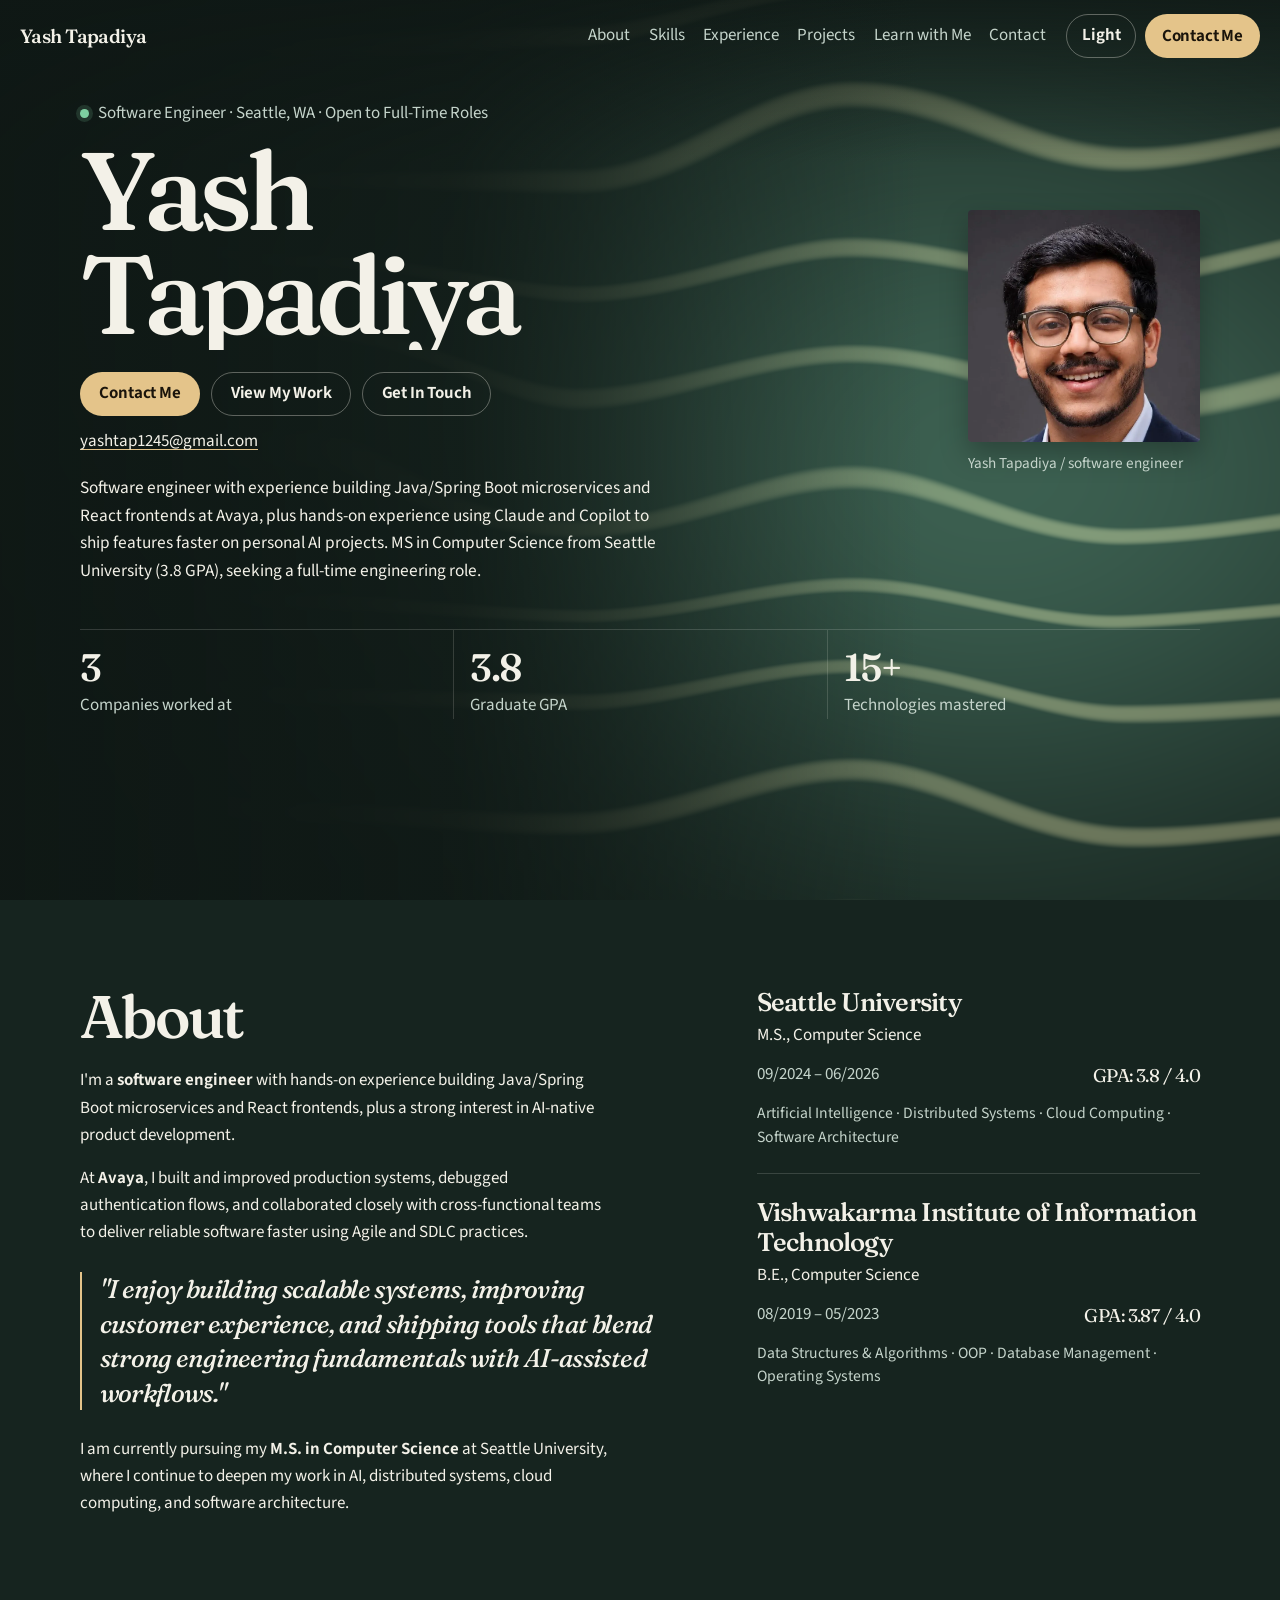
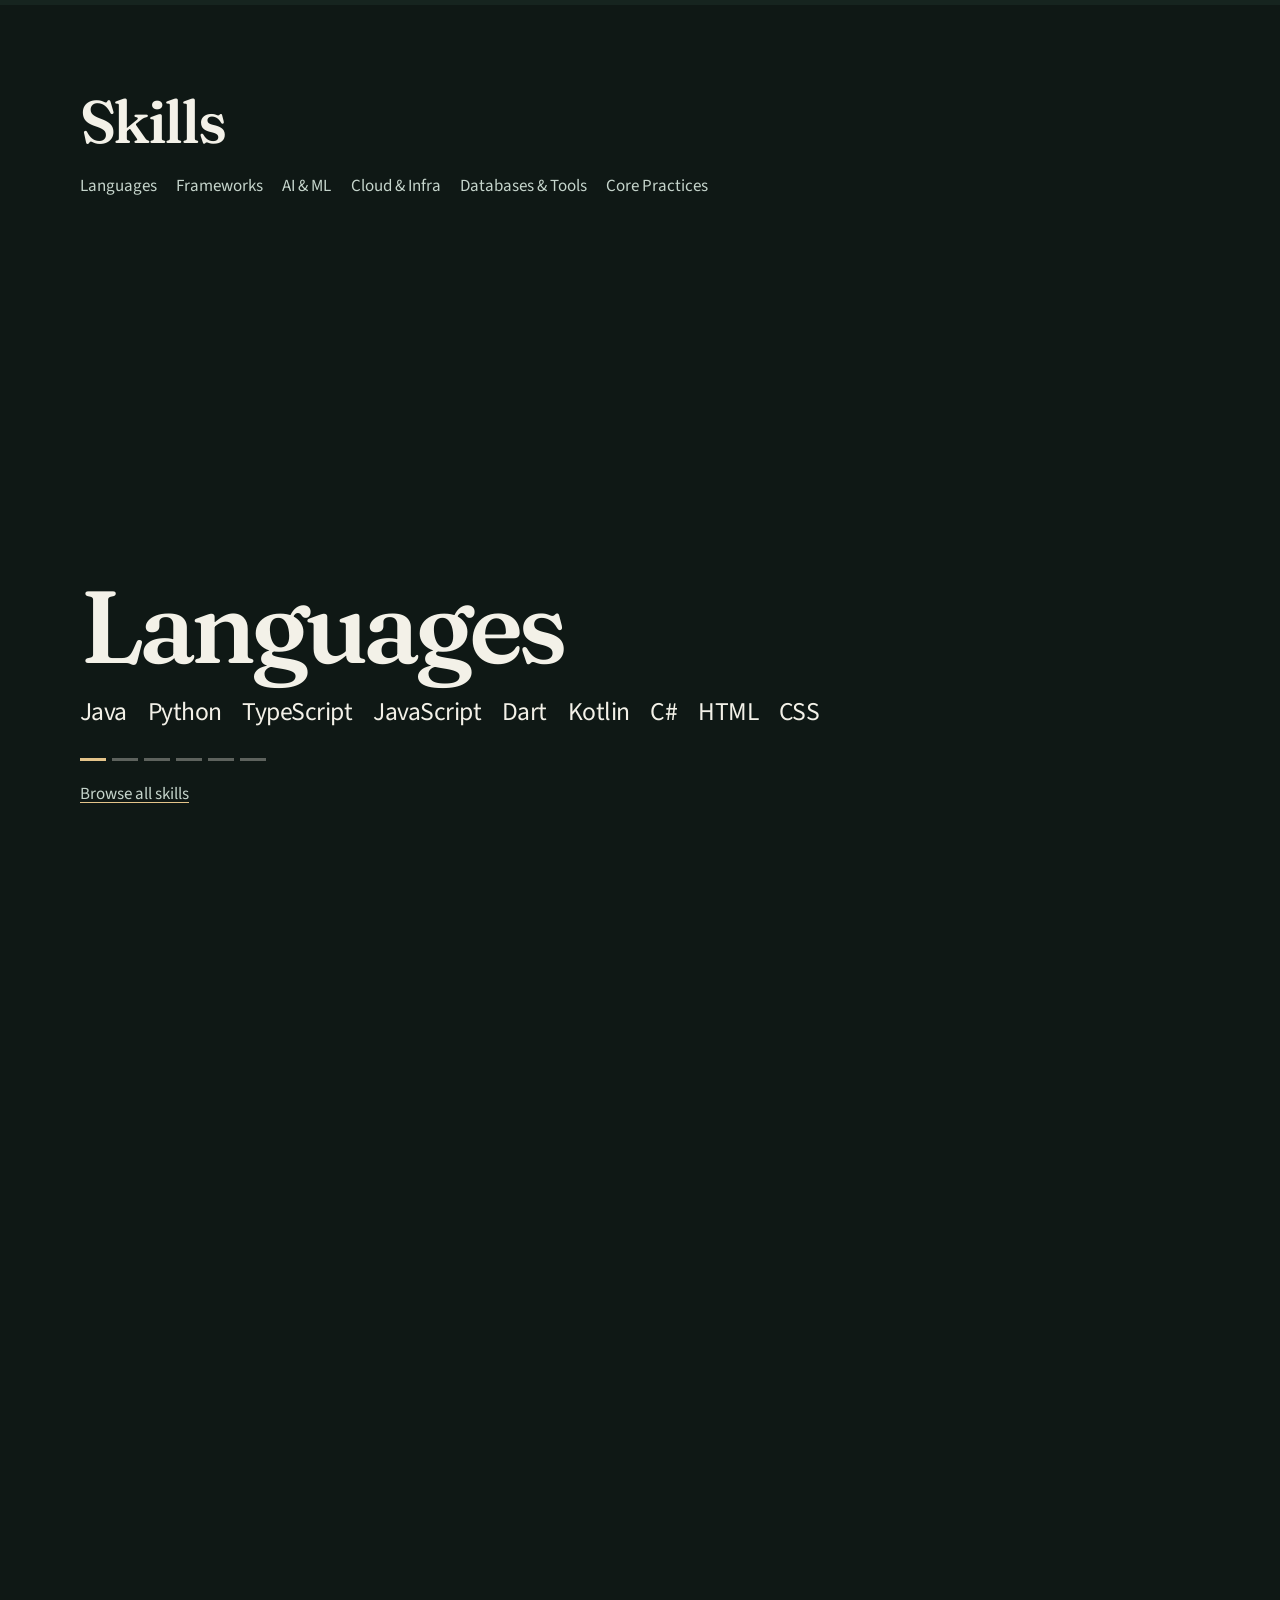
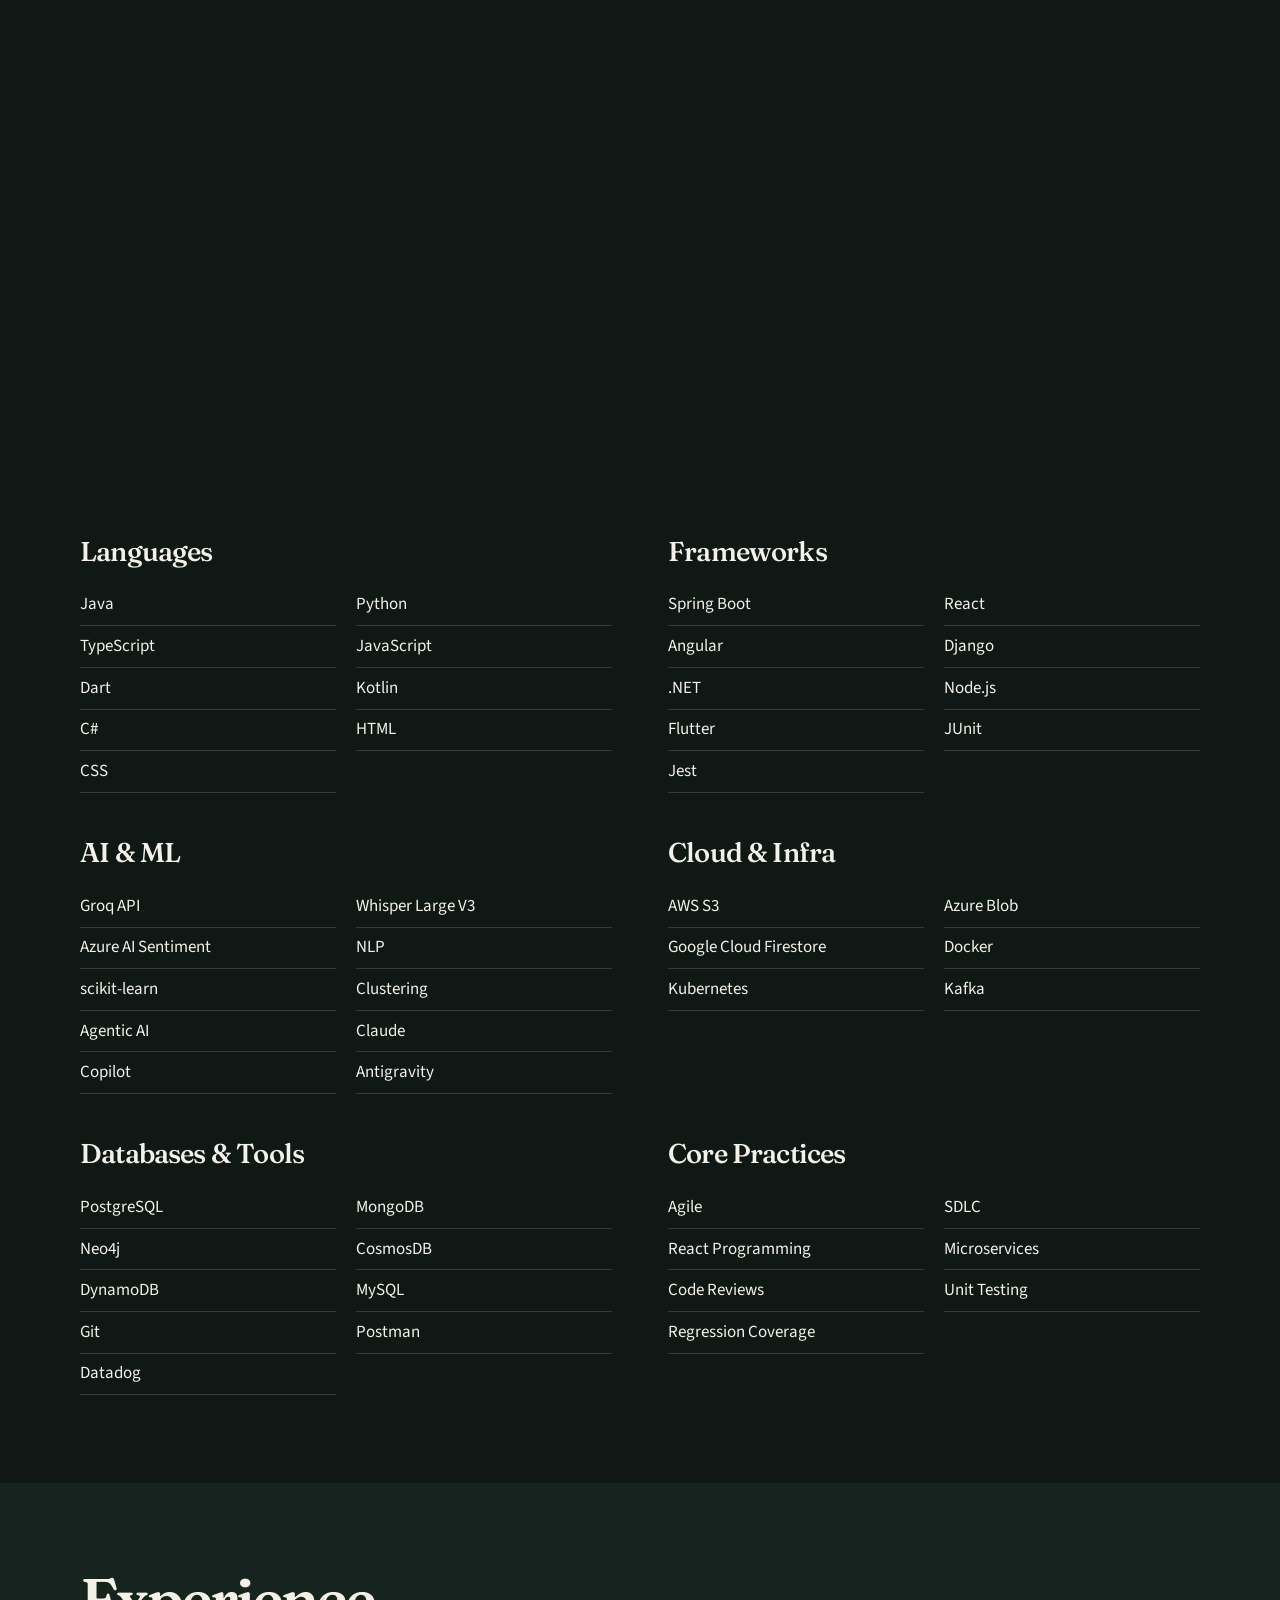
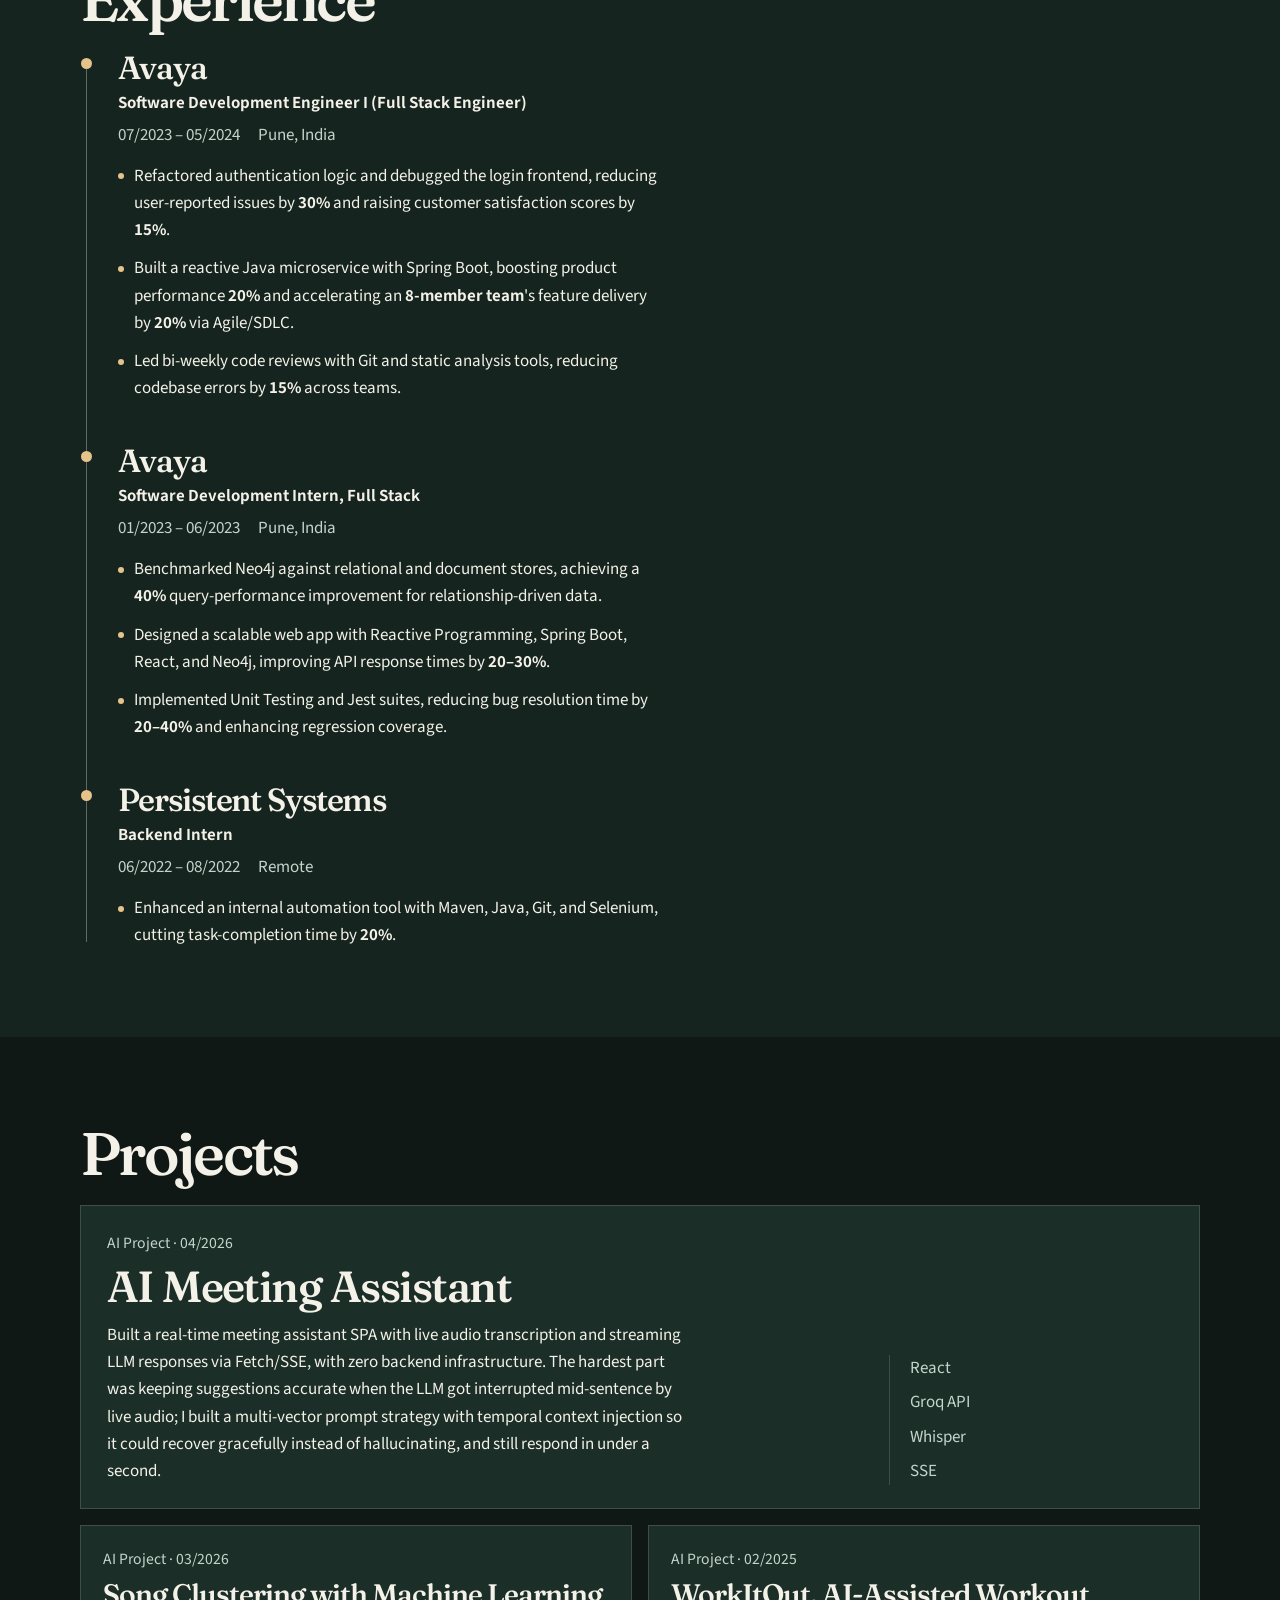
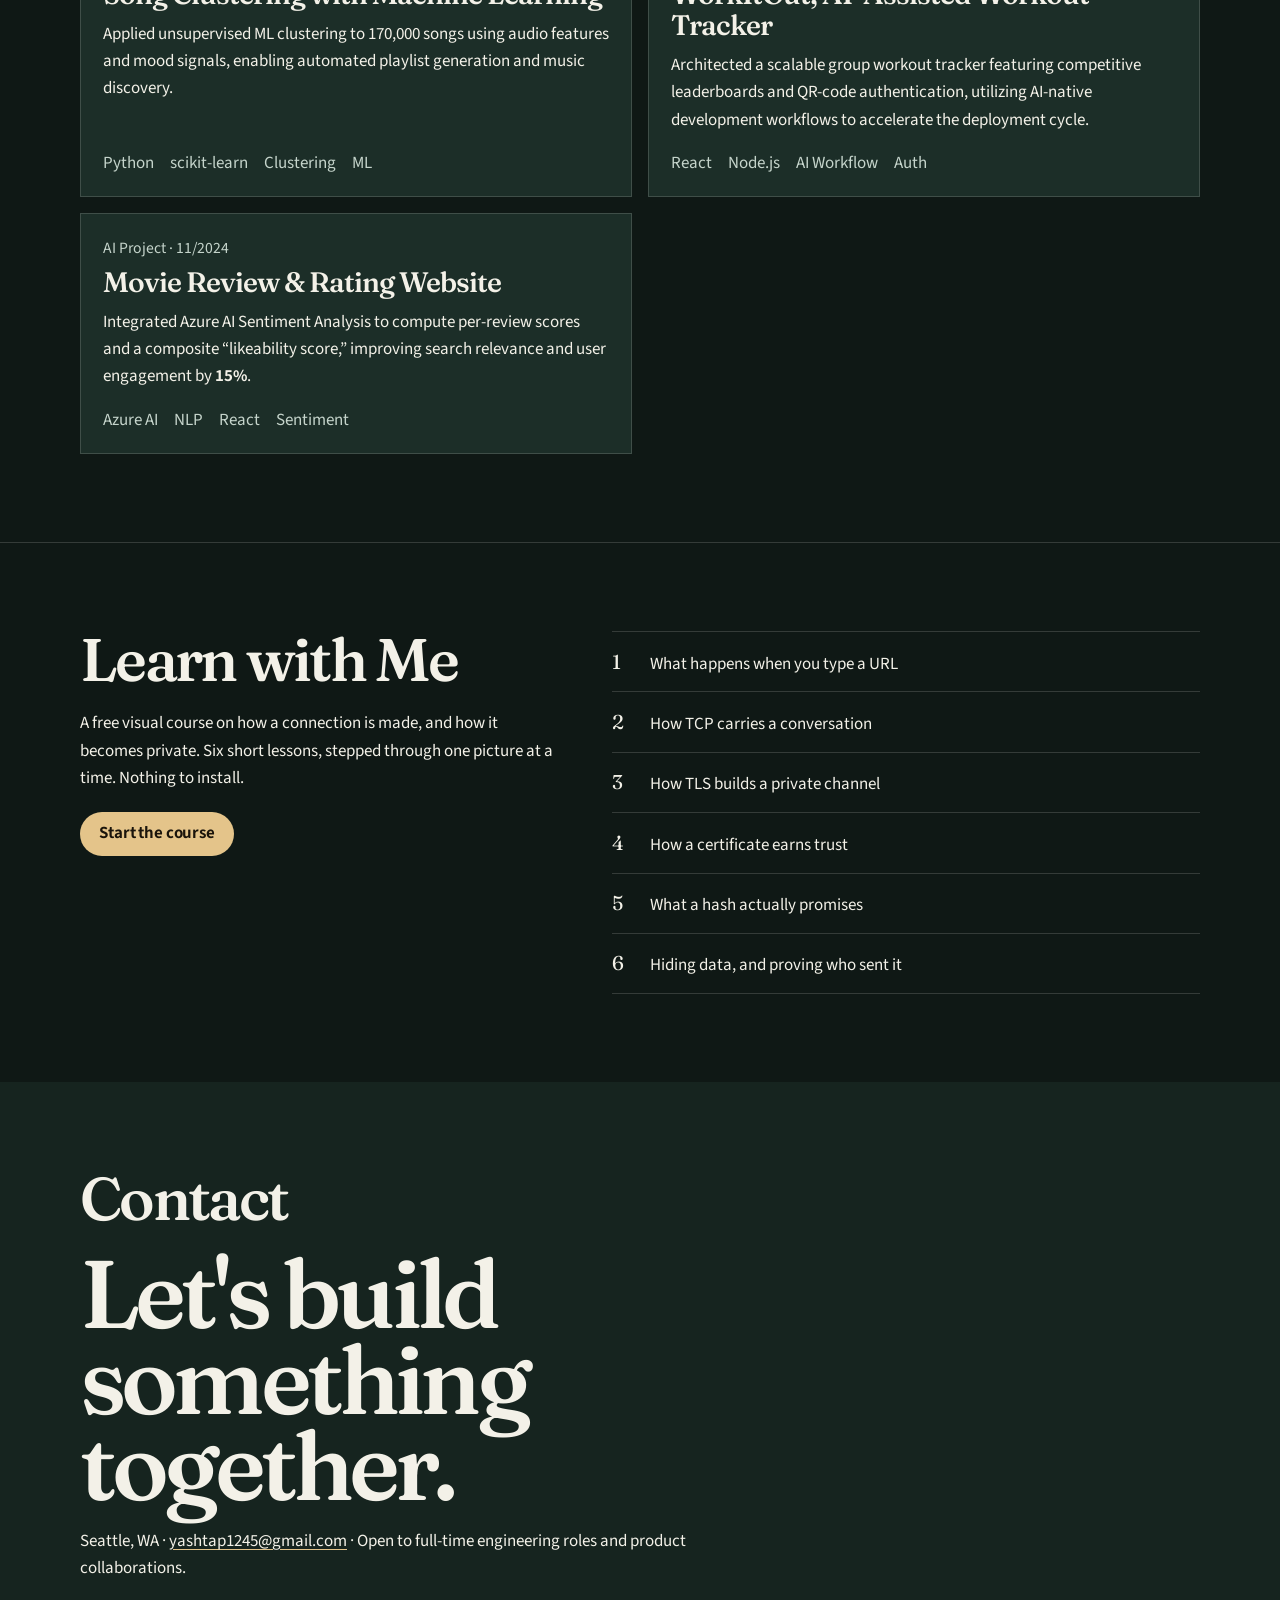
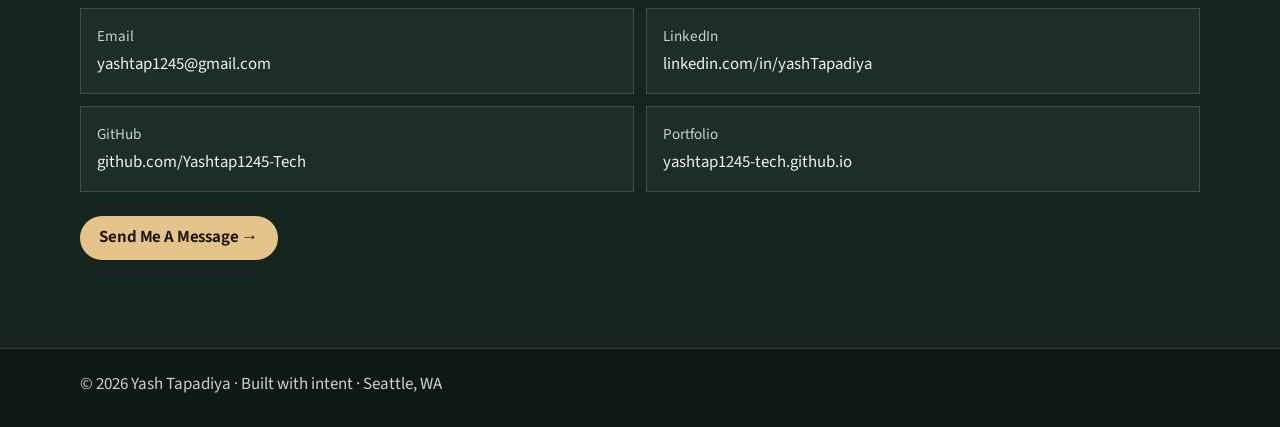
<file: index.html>
<!DOCTYPE html>
<html lang="en" data-theme="dark" class="no-js">
<head>
  <meta charset="UTF-8">
  <meta name="viewport" content="width=device-width, initial-scale=1.0">
  <script>
    document.documentElement.classList.remove("no-js");
    try {
      var savedTheme = localStorage.getItem("yt-theme");
      if (savedTheme === "light" || savedTheme === "dark") {
        document.documentElement.setAttribute("data-theme", savedTheme);
      }
    } catch (err) {}
  </script>
  <title>Yash Tapadiya — Software Engineer</title>
  <meta name="description" content="Yash Tapadiya is a software engineer in Seattle. Java, Spring Boot, and React. M.S. Computer Science, Seattle University, 2026. Open to full-time roles.">
  <meta name="author" content="Yash Tapadiya">
  <meta name="theme-color" content="#0f1815">
  <link rel="canonical" href="https://yashtap1245-tech.github.io/">
  <link rel="icon" href="favicon.svg" type="image/svg+xml">
  <meta property="og:type" content="website">
  <meta property="og:locale" content="en_US">
  <meta property="og:site_name" content="Yash Tapadiya">
  <meta property="og:title" content="Yash Tapadiya — Software Engineer">
  <meta property="og:description" content="Software engineer in Seattle building Java/Spring Boot microservices and React frontends. M.S. Computer Science, Seattle University. Open to full-time roles.">
  <meta property="og:url" content="https://yashtap1245-tech.github.io/">
  <meta property="og:image" content="https://yashtap1245-tech.github.io/data/portrait.jpg">
  <meta property="og:image:alt" content="Portrait of Yash Tapadiya">
  <meta name="twitter:card" content="summary">
  <meta name="twitter:title" content="Yash Tapadiya — Software Engineer">
  <meta name="twitter:description" content="Software engineer in Seattle. Java, Spring Boot, React. M.S. Computer Science, Seattle University, 2026. Open to full-time roles.">
  <meta name="twitter:image" content="https://yashtap1245-tech.github.io/data/portrait.jpg">
  <link rel="preload" href="fonts/fraunces.woff2" as="font" type="font/woff2" crossorigin>
  <link rel="preload" href="fonts/source-sans-3.woff2" as="font" type="font/woff2" crossorigin>
  <link rel="preload" href="data/portrait.webp" as="image" type="image/webp">
  <link rel="stylesheet" href="css/site.css">
  <script type="application/ld+json">
  {
    "@context": "https://schema.org",
    "@type": "Person",
    "name": "Yash Tapadiya",
    "jobTitle": "Software Engineer",
    "email": "mailto:yashtap1245@gmail.com",
    "url": "https://yashtap1245-tech.github.io/",
    "image": "https://yashtap1245-tech.github.io/data/portrait.jpg",
    "address": {
      "@type": "PostalAddress",
      "addressLocality": "Seattle",
      "addressRegion": "WA",
      "addressCountry": "US"
    },
    "alumniOf": [
      { "@type": "CollegeOrUniversity", "name": "Seattle University" },
      { "@type": "CollegeOrUniversity", "name": "Vishwakarma Institute of Information Technology" }
    ],
    "sameAs": [
      "https://linkedin.com/in/yashTapadiya",
      "https://github.com/Yashtap1245-Tech"
    ]
  }
  </script>
</head>
<body>
  <a class="skip" href="#content">Skip to content</a>
  <div class="cursor" aria-hidden="true"></div>

  <header class="site-header" id="site-header">
    <a class="logo" href="#home">Yash Tapadiya</a>
    <nav class="site-nav" id="site-nav" aria-label="Sections">
      <ul class="nav-links">
        <li><a href="#about">About</a></li>
        <li><a href="#skills">Skills</a></li>
        <li><a href="#experience">Experience</a></li>
        <li><a href="#projects">Projects</a></li>
        <li><a href="learn/">Learn with Me</a></li>
        <li><a href="#contact">Contact</a></li>
      </ul>
    </nav>
    <div class="nav-actions">
      <button type="button" class="theme-toggle" id="theme-toggle" aria-pressed="false" aria-label="Switch to light mode">
        <span class="theme-toggle-label">Light</span>
      </button>
      <a class="btn btn-primary nav-hire" data-magnetic href="mailto:yashtap1245@gmail.com" aria-label="Contact Me">Contact Me</a>
      <button type="button" class="nav-toggle" id="nav-toggle" aria-expanded="false" aria-controls="site-nav">Menu</button>
    </div>
    <div class="scroll-progress" aria-hidden="true"><span id="scroll-progress"></span></div>
  </header>

  <main id="content" tabindex="-1">
    <section class="hero" id="home" aria-labelledby="hero-title">
      <canvas class="sounding" id="sounding" aria-hidden="true"></canvas>
      <div class="hero-shade" aria-hidden="true"></div>
      <div class="wrap hero-inner">
        <div class="hero-grid">
          <div class="hero-copy">
            <p class="hero-tag"><span class="status-dot" aria-hidden="true"></span> Software Engineer · Seattle, WA · Open to Full-Time Roles</p>
            <h1 id="hero-title">
              <span class="line"><span class="line-inner">Yash</span></span>
              <span class="line"><span class="line-inner">Tapadiya</span></span>
            </h1>
            <div class="hero-actions">
              <a class="btn btn-primary" data-magnetic href="mailto:yashtap1245@gmail.com" aria-label="Contact Me">Contact Me</a>
              <a class="btn btn-ghost" data-magnetic href="#projects">View My Work</a>
              <a class="btn btn-ghost" data-magnetic href="#contact">Get In Touch</a>
            </div>
            <p class="hero-mail"><a href="mailto:yashtap1245@gmail.com">yashtap1245@gmail.com</a></p>
            <p class="hero-desc">Software engineer with experience building Java/Spring Boot microservices and React frontends at Avaya, plus hands-on experience using Claude and Copilot to ship features faster on personal AI projects. MS in Computer Science from Seattle University (3.8 GPA), seeking a full-time engineering role.</p>
          </div>
          <figure class="hero-portrait">
            <picture>
              <source srcset="data/portrait.webp" type="image/webp">
              <img src="data/portrait.jpg" width="800" height="800" alt="Portrait of Yash Tapadiya" fetchpriority="high">
            </picture>
            <figcaption>Yash Tapadiya / software engineer</figcaption>
          </figure>
        </div>
        <ul class="stats">
          <li>
            <span class="stat-num">3</span>
            <span class="stat-label">Companies worked at</span>
          </li>
          <li>
            <span class="stat-num">3.8</span>
            <span class="stat-label">Graduate GPA</span>
          </li>
          <li>
            <span class="stat-num">15+</span>
            <span class="stat-label">Technologies mastered</span>
          </li>
        </ul>
      </div>
    </section>

    <section class="section section-elev" id="about">
      <div class="wrap about-grid">
        <div class="about-copy">
          <h2>About</h2>
          <p>I'm a <strong>software engineer</strong> with hands-on experience building Java/Spring Boot microservices and React frontends, plus a strong interest in AI-native product development.</p>
          <p>At <strong>Avaya</strong>, I built and improved production systems, debugged authentication flows, and collaborated closely with cross-functional teams to deliver reliable software faster using Agile and SDLC practices.</p>
          <blockquote class="pullquote">
            <p>"I enjoy building scalable systems, improving customer experience, and shipping tools that blend strong engineering fundamentals with AI-assisted workflows."</p>
          </blockquote>
          <p>I am currently pursuing my <strong>M.S. in Computer Science</strong> at Seattle University, where I continue to deepen my work in AI, distributed systems, cloud computing, and software architecture.</p>
        </div>
        <div class="education">
          <article class="edu">
            <h3>Seattle University</h3>
            <p class="edu-degree">M.S., Computer Science</p>
            <p class="edu-meta"><span>09/2024 – 06/2026</span><span class="edu-gpa">GPA: 3.8 / 4.0</span></p>
            <p class="edu-courses">Artificial Intelligence · Distributed Systems · Cloud Computing · Software Architecture</p>
          </article>
          <article class="edu">
            <h3>Vishwakarma Institute of Information Technology</h3>
            <p class="edu-degree">B.E., Computer Science</p>
            <p class="edu-meta"><span>08/2019 – 05/2023</span><span class="edu-gpa">GPA: 3.87 / 4.0</span></p>
            <p class="edu-courses">Data Structures &amp; Algorithms · OOP · Database Management · Operating Systems</p>
          </article>
        </div>
      </div>
    </section>

    <section class="section" id="skills">
      <div class="wrap">
        <h2>Skills</h2>
        <ul class="jumps">
          <li><a href="#skill-languages">Languages</a></li>
          <li><a href="#skill-frameworks">Frameworks</a></li>
          <li><a href="#skill-ai">AI &amp; ML</a></li>
          <li><a href="#skill-cloud">Cloud &amp; Infra</a></li>
          <li><a href="#skill-data">Databases &amp; Tools</a></li>
          <li><a href="#skill-practices">Core Practices</a></li>
        </ul>
        <div class="skills-reel" id="skills-reel" hidden>
          <div class="skills-reel-sticky">
            <p class="reel-name" id="reel-name" aria-hidden="true">Languages</p>
            <ul class="reel-items" id="reel-items" aria-hidden="true"></ul>
            <div class="reel-ticks" id="reel-ticks" aria-hidden="true"></div>
            <a class="reel-skip" href="#skill-index">Browse all skills</a>
          </div>
        </div>
        <div class="skills-index" id="skill-index" tabindex="-1">
          <article class="skill-group" id="skill-languages">
            <h3>Languages</h3>
            <ul>
              <li>Java</li>
              <li>Python</li>
              <li>TypeScript</li>
              <li>JavaScript</li>
              <li>Dart</li>
              <li>Kotlin</li>
              <li>C#</li>
              <li>HTML</li>
              <li>CSS</li>
            </ul>
          </article>
          <article class="skill-group" id="skill-frameworks">
            <h3>Frameworks</h3>
            <ul>
              <li>Spring Boot</li>
              <li>React</li>
              <li>Angular</li>
              <li>Django</li>
              <li>.NET</li>
              <li>Node.js</li>
              <li>Flutter</li>
              <li>JUnit</li>
              <li>Jest</li>
            </ul>
          </article>
          <article class="skill-group" id="skill-ai">
            <h3>AI &amp; ML</h3>
            <ul>
              <li>Groq API</li>
              <li>Whisper Large V3</li>
              <li>Azure AI Sentiment</li>
              <li>NLP</li>
              <li>scikit-learn</li>
              <li>Clustering</li>
              <li>Agentic AI</li>
              <li>Claude</li>
              <li>Copilot</li>
              <li>Antigravity</li>
            </ul>
          </article>
          <article class="skill-group" id="skill-cloud">
            <h3>Cloud &amp; Infra</h3>
            <ul>
              <li>AWS S3</li>
              <li>Azure Blob</li>
              <li>Google Cloud Firestore</li>
              <li>Docker</li>
              <li>Kubernetes</li>
              <li>Kafka</li>
            </ul>
          </article>
          <article class="skill-group" id="skill-data">
            <h3>Databases &amp; Tools</h3>
            <ul>
              <li>PostgreSQL</li>
              <li>MongoDB</li>
              <li>Neo4j</li>
              <li>CosmosDB</li>
              <li>DynamoDB</li>
              <li>MySQL</li>
              <li>Git</li>
              <li>Postman</li>
              <li>Datadog</li>
            </ul>
          </article>
          <article class="skill-group" id="skill-practices">
            <h3>Core Practices</h3>
            <ul>
              <li>Agile</li>
              <li>SDLC</li>
              <li>React Programming</li>
              <li>Microservices</li>
              <li>Code Reviews</li>
              <li>Unit Testing</li>
              <li>Regression Coverage</li>
            </ul>
          </article>
        </div>
      </div>
    </section>

    <section class="section section-elev" id="experience">
      <div class="wrap">
        <h2>Experience</h2>
        <div class="timeline-wrap">
        <span class="timeline-track" aria-hidden="true"></span>
        <span class="timeline-fill" aria-hidden="true"></span>
        <ol class="timeline">
          <li class="job">
            <span class="dot" aria-hidden="true"></span>
            <div class="job-body">
              <h3>Avaya</h3>
              <p class="job-role">Software Development Engineer I (Full Stack Engineer)</p>
              <p class="job-meta"><span>07/2023 – 05/2024</span><span>Pune, India</span></p>
              <ul class="bullets">
                <li>Refactored authentication logic and debugged the login frontend, reducing user-reported issues by <strong>30%</strong> and raising customer satisfaction scores by <strong>15%</strong>.</li>
                <li>Built a reactive Java microservice with Spring Boot, boosting product performance <strong>20%</strong> and accelerating an <strong>8-member team</strong>'s feature delivery by <strong>20%</strong> via Agile/SDLC.</li>
                <li>Led bi-weekly code reviews with Git and static analysis tools, reducing codebase errors by <strong>15%</strong> across teams.</li>
              </ul>
            </div>
          </li>
          <li class="job">
            <span class="dot" aria-hidden="true"></span>
            <div class="job-body">
              <h3>Avaya</h3>
              <p class="job-role">Software Development Intern, Full Stack</p>
              <p class="job-meta"><span>01/2023 – 06/2023</span><span>Pune, India</span></p>
              <ul class="bullets">
                <li>Benchmarked Neo4j against relational and document stores, achieving a <strong>40%</strong> query-performance improvement for relationship-driven data.</li>
                <li>Designed a scalable web app with Reactive Programming, Spring Boot, React, and Neo4j, improving API response times by <strong>20–30%</strong>.</li>
                <li>Implemented Unit Testing and Jest suites, reducing bug resolution time by <strong>20–40%</strong> and enhancing regression coverage.</li>
              </ul>
            </div>
          </li>
          <li class="job">
            <span class="dot" aria-hidden="true"></span>
            <div class="job-body">
              <h3>Persistent Systems</h3>
              <p class="job-role">Backend Intern</p>
              <p class="job-meta"><span>06/2022 – 08/2022</span><span>Remote</span></p>
              <ul class="bullets">
                <li>Enhanced an internal automation tool with Maven, Java, Git, and Selenium, cutting task-completion time by <strong>20%</strong>.</li>
              </ul>
            </div>
          </li>
        </ol>
        </div>
      </div>
    </section>

    <section class="section" id="projects">
      <div class="wrap">
        <h2>Projects</h2>
        <div class="project-grid">
          <article class="project project-featured">
            <p class="project-meta">AI Project · 04/2026</p>
            <h3 class="project-name">AI Meeting Assistant</h3>
            <p class="project-desc">Built a real-time meeting assistant SPA with live audio transcription and streaming LLM responses via Fetch/SSE, with zero backend infrastructure. The hardest part was keeping suggestions accurate when the LLM got interrupted mid-sentence by live audio; I built a multi-vector prompt strategy with temporal context injection so it could recover gracefully instead of hallucinating, and still respond in under a second.</p>
            <ul class="project-tech">
              <li>React</li>
              <li>Groq API</li>
              <li>Whisper</li>
              <li>SSE</li>
            </ul>
          </article>
          <article class="project">
            <p class="project-meta">AI Project · 03/2026</p>
            <h3 class="project-name">Song Clustering with Machine Learning</h3>
            <p class="project-desc">Applied unsupervised ML clustering to 170,000 songs using audio features and mood signals, enabling automated playlist generation and music discovery.</p>
            <ul class="project-tech">
              <li>Python</li>
              <li>scikit-learn</li>
              <li>Clustering</li>
              <li>ML</li>
            </ul>
          </article>
          <article class="project">
            <p class="project-meta">AI Project · 02/2025</p>
            <h3 class="project-name">WorkItOut, AI-Assisted Workout Tracker</h3>
            <p class="project-desc">Architected a scalable group workout tracker featuring competitive leaderboards and QR-code authentication, utilizing AI-native development workflows to accelerate the deployment cycle.</p>
            <ul class="project-tech">
              <li>React</li>
              <li>Node.js</li>
              <li>AI Workflow</li>
              <li>Auth</li>
            </ul>
          </article>
          <article class="project">
            <p class="project-meta">AI Project · 11/2024</p>
            <h3 class="project-name">Movie Review &amp; Rating Website</h3>
            <p class="project-desc">Integrated Azure AI Sentiment Analysis to compute per-review scores and a composite “likeability score,” improving search relevance and user engagement by <strong>15%</strong>.</p>
            <ul class="project-tech">
              <li>Azure AI</li>
              <li>NLP</li>
              <li>React</li>
              <li>Sentiment</li>
            </ul>
          </article>
        </div>
      </div>
    </section>

    <section class="section learn-tease" id="learn-with-me" aria-labelledby="learn-title">
      <div class="wrap learn-tease-grid">
        <div>
          <h2 id="learn-title">Learn with Me</h2>
          <p>A free visual course on how a connection is made, and how it becomes private. Six short lessons, stepped through one picture at a time. Nothing to install.</p>
          <a class="btn btn-primary" data-magnetic href="learn/">Start the course</a>
        </div>
        <ol class="learn-tease-list">
          <li><a href="learn/dns.html"><span>1</span>What happens when you type a URL</a></li>
          <li><a href="learn/tcp.html"><span>2</span>How TCP carries a conversation</a></li>
          <li><a href="learn/tls.html"><span>3</span>How TLS builds a private channel</a></li>
          <li><a href="learn/certificates.html"><span>4</span>How a certificate earns trust</a></li>
          <li><a href="learn/hashing.html"><span>5</span>What a hash actually promises</a></li>
          <li><a href="learn/encryption.html"><span>6</span>Hiding data, and proving who sent it</a></li>
        </ol>
      </div>
    </section>

    <section class="section section-elev" id="contact">
      <div class="wrap contact-layout">
        <h2>Contact</h2>
        <p class="contact-display">Let's build<br>something<br>together.</p>
        <p class="contact-sub">Seattle, WA · <a href="mailto:yashtap1245@gmail.com">yashtap1245@gmail.com</a> · Open to full-time engineering roles and product collaborations.</p>
        <address>
          <ul class="contact-list">
            <li>
              <a href="mailto:yashtap1245@gmail.com">
                <span class="contact-k">Email</span>
                <span class="contact-v">yashtap1245@gmail.com</span>
              </a>
            </li>
            <li>
              <a href="https://linkedin.com/in/yashTapadiya" target="_blank" rel="me noopener noreferrer">
                <span class="contact-k">LinkedIn</span>
                <span class="contact-v">linkedin.com/in/yashTapadiya</span>
              </a>
            </li>
            <li>
              <a href="https://github.com/Yashtap1245-Tech" target="_blank" rel="me noopener noreferrer">
                <span class="contact-k">GitHub</span>
                <span class="contact-v">github.com/Yashtap1245-Tech</span>
              </a>
            </li>
            <li>
              <a href="https://yashtap1245-tech.github.io/" target="_blank" rel="noopener noreferrer">
                <span class="contact-k">Portfolio</span>
                <span class="contact-v">yashtap1245-tech.github.io</span>
              </a>
            </li>
          </ul>
        </address>
        <a class="btn btn-primary" data-magnetic href="mailto:yashtap1245@gmail.com">Send Me A Message →</a>
      </div>
    </section>
  </main>

  <footer class="site-footer">
    <div class="wrap">
      <p>© 2026 Yash Tapadiya · Built with intent · Seattle, WA</p>
    </div>
  </footer>

  <script src="vendor/gsap.min.js"></script>
  <script src="vendor/ScrollTrigger.min.js"></script>
  <script src="vendor/lenis.min.js"></script>
  <script src="js/site.js"></script>
</body>
</html>
</file>
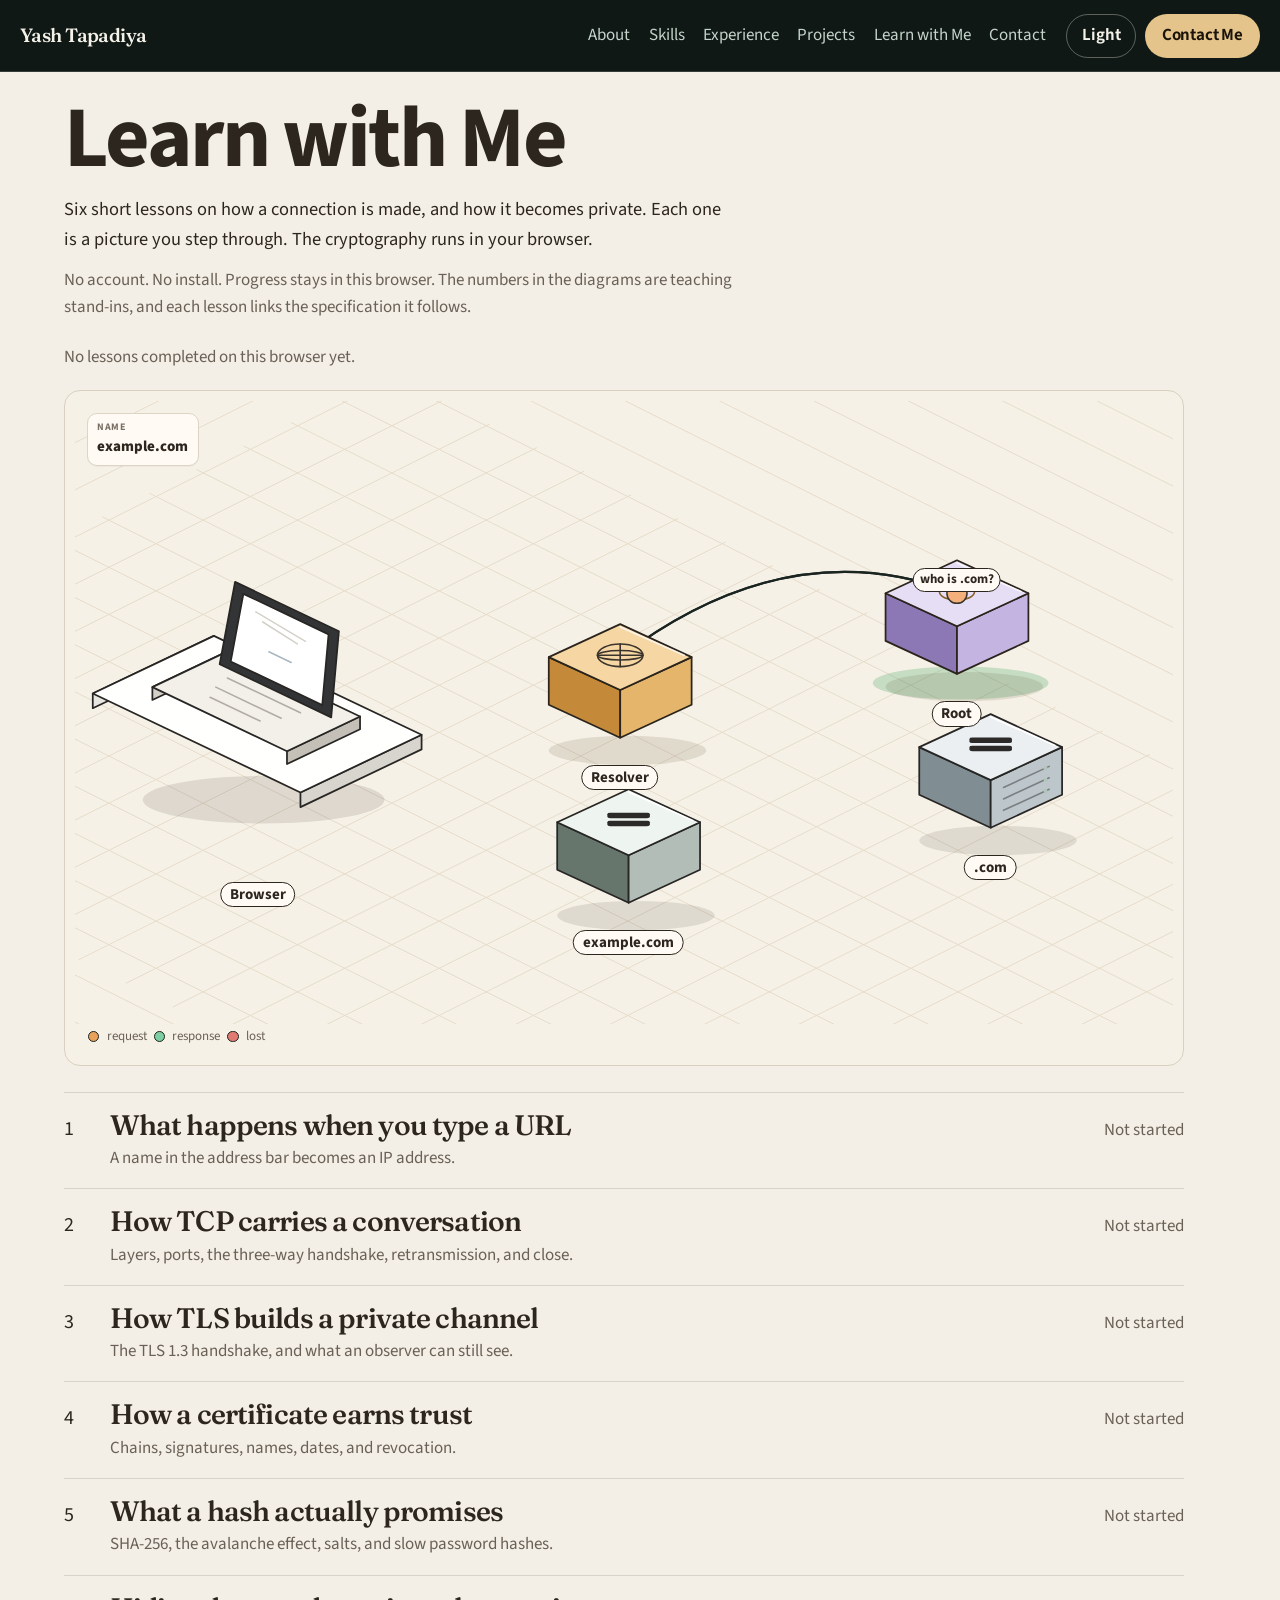
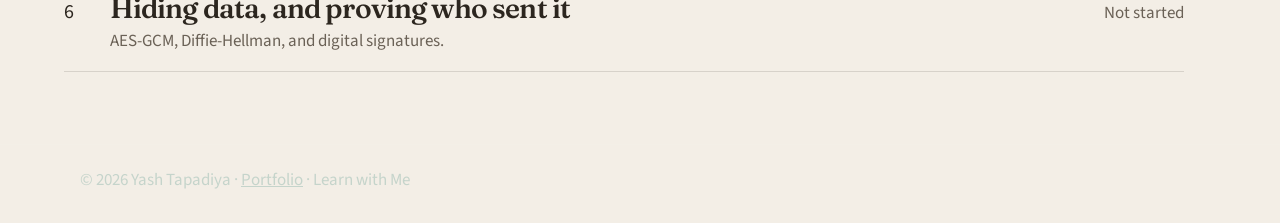
<file: learn/index.html>
<!DOCTYPE html>
<html lang="en" data-theme="dark" class="no-js">
<head>
  <meta charset="UTF-8">
  <meta name="viewport" content="width=device-width, initial-scale=1.0">
  <script>
    document.documentElement.classList.remove("no-js");
    try {
      var savedTheme = localStorage.getItem("yt-theme");
      if (savedTheme === "light" || savedTheme === "dark") {
        document.documentElement.setAttribute("data-theme", savedTheme);
      }
    } catch (err) {}
  </script>
  <title>Learn with Me — Yash Tapadiya</title>
  <meta name="description" content="A free visual course on DNS, TCP, TLS, certificates, hashing, and encryption. Step through each idea in the browser.">
  <meta name="author" content="Yash Tapadiya">
  <meta name="theme-color" content="#0f1815">
  <link rel="canonical" href="https://yashtap1245-tech.github.io/learn/">
  <link rel="icon" href="../favicon.svg" type="image/svg+xml">
  <meta property="og:type" content="website">
  <meta property="og:locale" content="en_US">
  <meta property="og:site_name" content="Yash Tapadiya">
  <meta property="og:title" content="Learn with Me — Yash Tapadiya">
  <meta property="og:description" content="A free visual course on DNS, TCP, TLS, certificates, hashing, and encryption. Step through each idea in the browser.">
  <meta property="og:url" content="https://yashtap1245-tech.github.io/learn/">
  <meta property="og:image" content="https://yashtap1245-tech.github.io/data/portrait.jpg">
  <meta property="og:image:alt" content="Portrait of Yash Tapadiya">
  <meta name="twitter:card" content="summary">
  <meta name="twitter:title" content="Learn with Me — Yash Tapadiya">
  <meta name="twitter:description" content="A free visual course on DNS, TCP, TLS, certificates, hashing, and encryption. Step through each idea in the browser.">
  <meta name="twitter:image" content="https://yashtap1245-tech.github.io/data/portrait.jpg">
  <link rel="preload" href="../fonts/fraunces.woff2" as="font" type="font/woff2" crossorigin>
  <link rel="preload" href="../fonts/source-sans-3.woff2" as="font" type="font/woff2" crossorigin>
  <link rel="stylesheet" href="../css/site.css">
  <link rel="stylesheet" href="css/learn.css">
  
  <script type="application/ld+json">
  {
  "@context": "https://schema.org",
  "@type": "Course",
  "name": "Learn with Me",
  "description": "A free visual course on DNS, TCP, TLS, certificates, hashing, and encryption.",
  "url": "https://yashtap1245-tech.github.io/learn/",
  "isAccessibleForFree": true,
  "inLanguage": "en",
  "provider": {
    "@type": "Person",
    "name": "Yash Tapadiya",
    "url": "https://yashtap1245-tech.github.io/"
  }
}
  </script>
</head>
<body>
  <a class="skip" href="#content">Skip to content</a>
  <header class="site-header" id="site-header">
    <a class="logo" href="../">Yash Tapadiya</a>
    <nav class="site-nav" id="site-nav" aria-label="Sections">
      <ul class="nav-links">
        <li><a href="../#about">About</a></li>
        <li><a href="../#skills">Skills</a></li>
        <li><a href="../#experience">Experience</a></li>
        <li><a href="../#projects">Projects</a></li>
        <li><a href="index.html" aria-current="page">Learn with Me</a></li>
        <li><a href="../#contact">Contact</a></li>
      </ul>
    </nav>
    <div class="nav-actions">
      <button type="button" class="theme-toggle" id="theme-toggle" aria-pressed="false" aria-label="Switch to light mode">
        <span class="theme-toggle-label">Light</span>
      </button>
      <a class="btn btn-primary nav-hire" href="mailto:yashtap1245@gmail.com">Contact Me</a>
      <button type="button" class="nav-toggle" id="nav-toggle" aria-expanded="false" aria-controls="site-nav">Menu</button>
    </div>
    <div class="scroll-progress" aria-hidden="true"><span id="scroll-progress"></span></div>
  </header>
  <main id="content" tabindex="-1">
    <div class="learn-home">
      <div class="wrap">
        <h1>Learn with Me</h1>
        <p class="lede">Six short lessons on how a connection is made, and how it becomes private. Each one is a picture you step through. The cryptography runs in your browser.</p>
        <p class="course-note">No account. No install. Progress stays in this browser. The numbers in the diagrams are teaching stand-ins, and each lesson links the specification it follows.</p>
        <p class="course-progress" id="course-progress">No lessons completed on this browser yet.</p>
        <div class="landing-stage" id="landing-stage" aria-hidden="true"></div>
        <ol class="lesson-index" id="lesson-index">
        <li data-lesson="dns" data-steps="8">
          <a href="dns.html">
            <span class="lesson-num">1</span>
            <span>
              <span class="lesson-name">What happens when you type a URL</span>
              <span class="lesson-blurb">A name in the address bar becomes an IP address.</span>
            </span>
            <span class="lesson-state" data-state>Not started</span>
          </a>
        </li>
        <li data-lesson="tcp" data-steps="8">
          <a href="tcp.html">
            <span class="lesson-num">2</span>
            <span>
              <span class="lesson-name">How TCP carries a conversation</span>
              <span class="lesson-blurb">Layers, ports, the three-way handshake, retransmission, and close.</span>
            </span>
            <span class="lesson-state" data-state>Not started</span>
          </a>
        </li>
        <li data-lesson="tls" data-steps="8">
          <a href="tls.html">
            <span class="lesson-num">3</span>
            <span>
              <span class="lesson-name">How TLS builds a private channel</span>
              <span class="lesson-blurb">The TLS 1.3 handshake, and what an observer can still see.</span>
            </span>
            <span class="lesson-state" data-state>Not started</span>
          </a>
        </li>
        <li data-lesson="certificates" data-steps="7">
          <a href="certificates.html">
            <span class="lesson-num">4</span>
            <span>
              <span class="lesson-name">How a certificate earns trust</span>
              <span class="lesson-blurb">Chains, signatures, names, dates, and revocation.</span>
            </span>
            <span class="lesson-state" data-state>Not started</span>
          </a>
        </li>
        <li data-lesson="hashing" data-steps="6">
          <a href="hashing.html">
            <span class="lesson-num">5</span>
            <span>
              <span class="lesson-name">What a hash actually promises</span>
              <span class="lesson-blurb">SHA-256, the avalanche effect, salts, and slow password hashes.</span>
            </span>
            <span class="lesson-state" data-state>Not started</span>
          </a>
        </li>
        <li data-lesson="encryption" data-steps="8">
          <a href="encryption.html">
            <span class="lesson-num">6</span>
            <span>
              <span class="lesson-name">Hiding data, and proving who sent it</span>
              <span class="lesson-blurb">AES-GCM, Diffie-Hellman, and digital signatures.</span>
            </span>
            <span class="lesson-state" data-state>Not started</span>
          </a>
        </li>
        </ol>
      </div>
    </div>
  </main>
  <footer class="site-footer">
    <div class="wrap">
      <p>© 2026 Yash Tapadiya · <a href="../">Portfolio</a> · Learn with Me</p>
    </div>
  </footer>
  <script src="../vendor/gsap.min.js"></script>
  <script src="js/stage.js"></script>
  <script src="js/learn.js"></script>
</body>
</html>
</file>
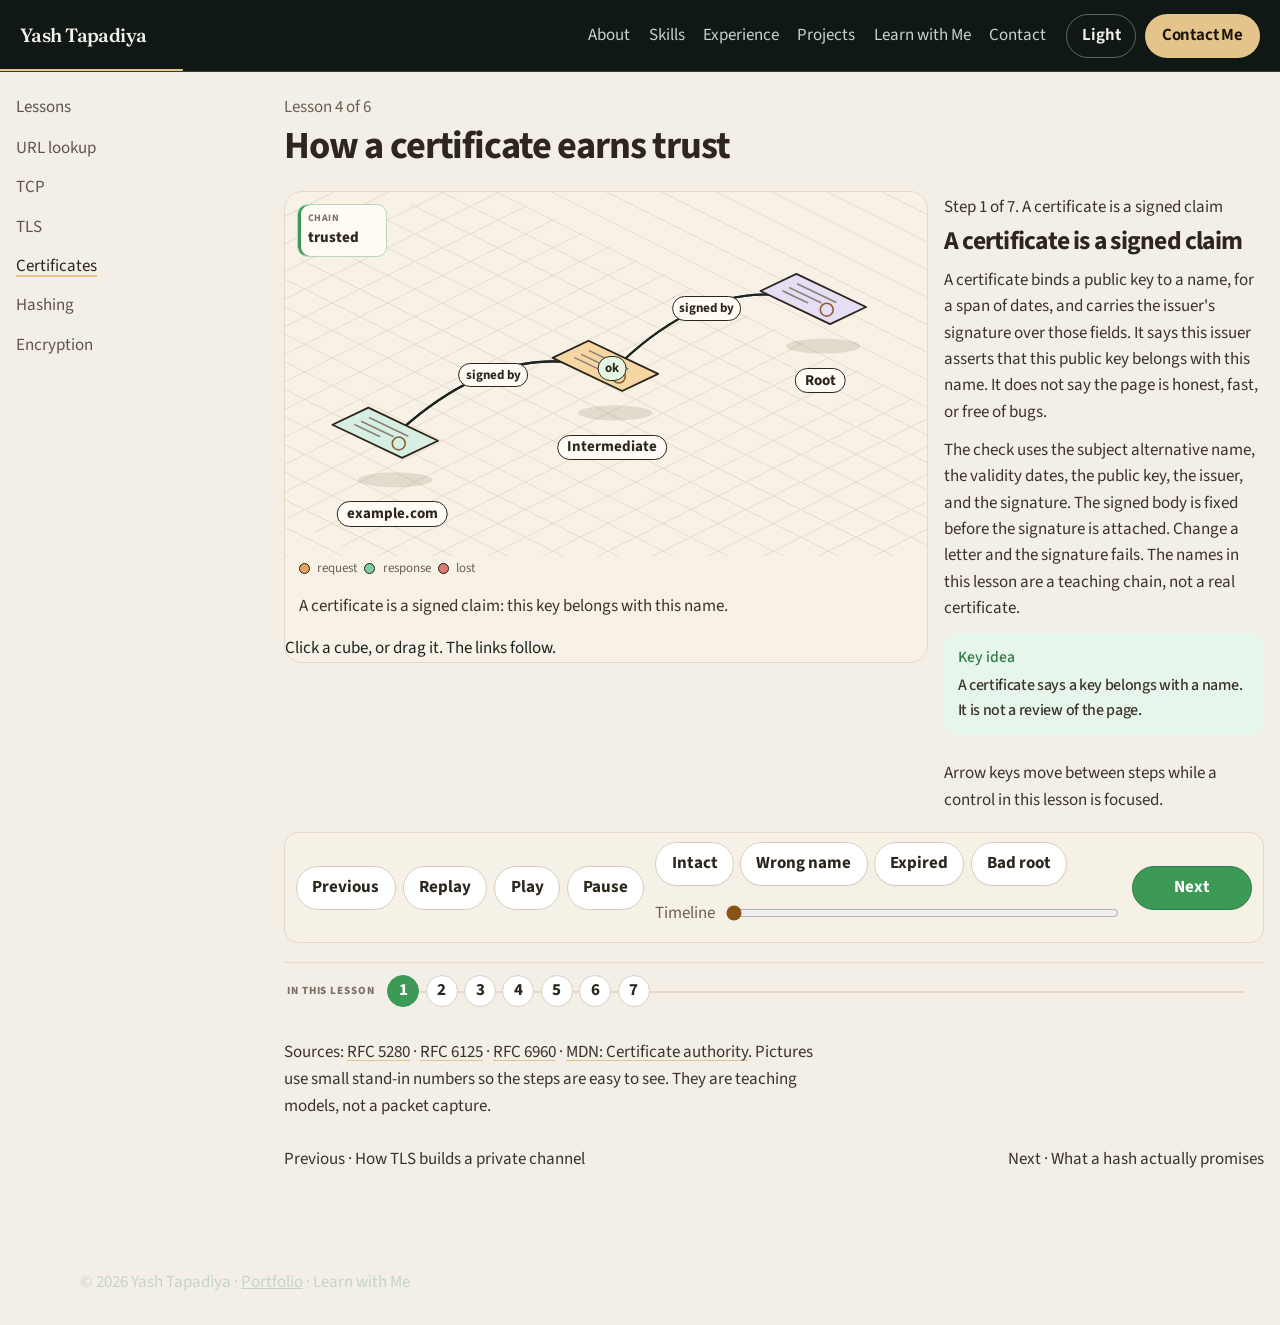
<file: learn/certificates.html>
<!DOCTYPE html>
<html lang="en" data-theme="dark" class="no-js" data-lesson="certificates">
<head>
  <meta charset="UTF-8">
  <meta name="viewport" content="width=device-width, initial-scale=1.0">
  <script>
    document.documentElement.classList.remove("no-js");
    try {
      var savedTheme = localStorage.getItem("yt-theme");
      if (savedTheme === "light" || savedTheme === "dark") {
        document.documentElement.setAttribute("data-theme", savedTheme);
      }
    } catch (err) {}
  </script>
  <title>How a certificate earns trust — Learn with Me</title>
  <meta name="description" content="Learn how browsers check a certificate chain: signatures, subject alternative names, dates, revocation, and the local root store.">
  <meta name="author" content="Yash Tapadiya">
  <meta name="theme-color" content="#0f1815">
  <link rel="canonical" href="https://yashtap1245-tech.github.io/learn/certificates.html">
  <link rel="icon" href="../favicon.svg" type="image/svg+xml">
  <meta property="og:type" content="website">
  <meta property="og:locale" content="en_US">
  <meta property="og:site_name" content="Yash Tapadiya">
  <meta property="og:title" content="How a certificate earns trust — Learn with Me">
  <meta property="og:description" content="Learn how browsers check a certificate chain: signatures, subject alternative names, dates, revocation, and the local root store.">
  <meta property="og:url" content="https://yashtap1245-tech.github.io/learn/certificates.html">
  <meta property="og:image" content="https://yashtap1245-tech.github.io/data/portrait.jpg">
  <meta property="og:image:alt" content="Portrait of Yash Tapadiya">
  <meta name="twitter:card" content="summary">
  <meta name="twitter:title" content="How a certificate earns trust — Learn with Me">
  <meta name="twitter:description" content="Learn how browsers check a certificate chain: signatures, subject alternative names, dates, revocation, and the local root store.">
  <meta name="twitter:image" content="https://yashtap1245-tech.github.io/data/portrait.jpg">
  <link rel="preload" href="../fonts/fraunces.woff2" as="font" type="font/woff2" crossorigin>
  <link rel="preload" href="../fonts/source-sans-3.woff2" as="font" type="font/woff2" crossorigin>
  <link rel="stylesheet" href="../css/site.css">
  <link rel="stylesheet" href="css/learn.css">
  
  <script type="application/ld+json">
  {
  "@context": "https://schema.org",
  "@type": "LearningResource",
  "name": "How a certificate earns trust",
  "description": "Learn how browsers check a certificate chain: signatures, subject alternative names, dates, revocation, and the local root store.",
  "url": "https://yashtap1245-tech.github.io/learn/certificates.html",
  "isAccessibleForFree": true,
  "inLanguage": "en",
  "learningResourceType": "lesson",
  "teaches": "Certificate chains, signatures, names, expiry, and revocation",
  "author": {
    "@type": "Person",
    "name": "Yash Tapadiya",
    "url": "https://yashtap1245-tech.github.io/"
  }
}
  </script>
</head>
<body>
  <a class="skip" href="#content">Skip to content</a>
  <header class="site-header" id="site-header">
    <a class="logo" href="../">Yash Tapadiya</a>
    <nav class="site-nav" id="site-nav" aria-label="Sections">
      <ul class="nav-links">
        <li><a href="../#about">About</a></li>
        <li><a href="../#skills">Skills</a></li>
        <li><a href="../#experience">Experience</a></li>
        <li><a href="../#projects">Projects</a></li>
        <li><a href="index.html" aria-current="page">Learn with Me</a></li>
        <li><a href="../#contact">Contact</a></li>
      </ul>
    </nav>
    <div class="nav-actions">
      <button type="button" class="theme-toggle" id="theme-toggle" aria-pressed="false" aria-label="Switch to light mode">
        <span class="theme-toggle-label">Light</span>
      </button>
      <a class="btn btn-primary nav-hire" href="mailto:yashtap1245@gmail.com">Contact Me</a>
      <button type="button" class="nav-toggle" id="nav-toggle" aria-expanded="false" aria-controls="site-nav">Menu</button>
    </div>
    <div class="scroll-progress" aria-hidden="true"><span id="scroll-progress"></span></div>
  </header>
  <main id="content" tabindex="-1">
    <div class="learn-layout">
      <nav class="course-nav" aria-label="Lessons">
        <p>Lessons</p>
        <ol>
          <li><a href="dns.html">URL lookup</a></li>
          <li><a href="tcp.html">TCP</a></li>
          <li><a href="tls.html">TLS</a></li>
          <li><a href="certificates.html" aria-current="page">Certificates</a></li>
          <li><a href="hashing.html">Hashing</a></li>
          <li><a href="encryption.html">Encryption</a></li>
        </ol>
      </nav>
      <article>
        <header class="lesson-intro">
          <p class="lesson-kicker">Lesson 4 of 6</p>
          <h1>How a certificate earns trust</h1>
          <p class="lede">TLS asked the server to prove its name. The proof is a certificate chain the browser can check on its own. A certificate is a signed claim about a public key. It is not a review of the website.</p>
          <ul class="learn-points">
          <li>What a leaf, an intermediate, and a root each do</li>
          <li>How a signature, a name, and a pair of dates are checked</li>
          <li>Why a certificate can be rejected while it still looks official</li>
          </ul>
        </header>
        <div class="stage">
          <div class="diagram-panel">
            <div id="diagram"></div>
            <p id="diagram-caption" class="diagram-caption"></p>
          </div>
          <div class="step-column">
            <div id="step-live">
              <p id="step-count" class="step-count" aria-live="polite"></p>
              <div id="steps">
          <section class="step is-current" data-frame="claim">
            <h2>A certificate is a signed claim</h2>
            <p>A certificate binds a public key to a name, for a span of dates, and carries the issuer's signature over those fields. It says this issuer asserts that this public key belongs with this name. It does not say the page is honest, fast, or free of bugs.</p>
            <p>The check uses the subject alternative name, the validity dates, the public key, the issuer, and the signature. The signed body is fixed before the signature is attached. Change a letter and the signature fails. The names in this lesson are a teaching chain, not a real certificate.</p>
            <p class="key-idea"><span class="key-label">Key idea</span> A certificate says a key belongs with a name. It is not a review of the page.</p>
          </section>
          <section class="step" data-frame="chain">
            <h2>Leaf, intermediate, root</h2>
            <p>The server presents the leaf for <code>example.com</code> and one or more intermediates. The leaf is signed by an intermediate. That intermediate is signed by a root. The root is in the browser or the operating-system trust store.</p>
            <p>The server usually does not send the root. Sending a root in the handshake would not make it trusted. Trust starts from a root the browser already has, then follows signatures down to the leaf.</p>
            <p class="key-idea"><span class="key-label">Key idea</span> Trust runs from a root you already have, through signatures, to the leaf.</p>
          </section>
          <section class="step" data-frame="signature">
            <h2>Check the signatures upward</h2>
            <p>The browser hashes the certificate body and checks the signature with the issuer's public key. It does this for the leaf, using the intermediate's key, then for the intermediate, using the root's key. RFC 5280 is the certificate profile these checks follow.</p>
            <p>The root is trusted because it was installed, not because a server vouched for it just now. A normal leaf is not allowed to sign other certificates. An intermediate carries a basic constraint that marks it as a CA, and that flag is part of the check.</p>
            <p class="key-idea"><span class="key-label">Key idea</span> Each signature must verify with the next key up. The root is local trust.</p>
          </section>
          <section class="step" data-frame="name">
            <h2>The name and the dates have to match</h2>
            <p>A real CA's signature is not enough. The certificate has to name the host in the URL. Modern browsers compare that host to the subject alternative name. A common name by itself does not pass.</p>
            <p>A wildcard such as <code>*.example.com</code> covers one label, for example <code>www.example.com</code>. It does not cover <code>example.com</code>, and it does not cover <code>a.b.example.com</code>. The dates have to contain the current time. Outside <code>notBefore</code> and <code>notAfter</code>, the browser rejects the certificate even when the signature is perfect.</p>
            <p class="key-idea"><span class="key-label">Key idea</span> The chain can be valid and still be the wrong name, or the right name at the wrong time.</p>
          </section>
          <section class="step" data-frame="revoke">
            <h2>A certificate can be withdrawn early</h2>
            <p>A private key can leak while the dates are still valid. The CA revokes the certificate. Browsers learn that from a certificate revocation list, or from OCSP, a status check defined in RFC 6960.</p>
            <p>Asking the CA about every site would be slow, and it would tell the CA which sites you open. OCSP stapling lets the server attach a fresh signed status to the handshake, so the browser can check revocation without a separate call.</p>
            <p class="key-idea"><span class="key-label">Key idea</span> Expiry is a deadline. Revocation is an early withdrawal, and it has to be signed.</p>
          </section>
          <section class="step" data-frame="fail">
            <h2>When the browser stops</h2>
            <p>The usual failures are specific. The name does not match. The certificate is outside its dates. The chain does not end at a trusted root. The certificate is revoked. A self-signed certificate is signed by its own key. Unless you installed that key as a trust anchor, there is no path to a root you trust.</p>
            <p>Clicking through the warning tells the browser to accept an unauthenticated server for that site. The channel is then private only to whoever presented the certificate, which may not be the site you wanted.</p>
            <p class="key-idea"><span class="key-label">Key idea</span> The warning means a check failed. The lock icon is those checks, not a general promise.</p>
          </section>
          <section class="step" data-frame="recap">
            <h2>A chain back to a root you have</h2>
            <p>Build a chain to a local root, verify each signature, match the name, check the dates, and check revocation. TLS used that result when it accepted CertificateVerify.</p>
            <p>Signatures are computed over a hash of the certificate body. The next lesson is what a hash promises, and what it does not.</p>
            <p class="key-idea"><span class="key-label">Key idea</span> Trust is a chain of signatures back to a root the browser already has.</p>
          </section>
              </div>
            </div>
            <div class="controls">
              <button type="button" id="prev">Previous</button>
              <button type="button" id="replay">Replay</button>
              <button type="button" id="play" aria-pressed="false">Play</button>
              <button type="button" id="next" class="is-primary">Next</button>
            </div>
            <p class="control-hint">Arrow keys move between steps while a control in this lesson is focused.</p>
            <ol class="stepper" id="stepper" aria-label="Steps"></ol>
          </div>
        </div>

        <section class="takeaways" id="takeaways" aria-labelledby="takeaways-title">
          <h2 id="takeaways-title">Takeaways</h2>
          <ul>
          <li>A certificate binds a public key to a name and a pair of dates. The issuer signs that claim.</li>
          <li>Browsers trust a root because it is in the local trust store, then check each signature down to the leaf.</li>
          <li>The name has to match the URL, the dates have to be current, and revocation can withdraw a certificate early.</li>
          </ul>
        </section>
        <section class="quiz" id="quiz" aria-labelledby="quiz-title">
          <h2 id="quiz-title" tabindex="-1">Check yourself</h2>
        <fieldset data-answer="store" data-why="The root is a trust anchor installed in the browser or the operating system. A website cannot appoint its own root by sending one.">
          <legend>Why does a browser trust a root CA?</legend>
            <label><input type="radio" name="cert-q1" value="store"> Because that root's certificate is in the local trust store</label>
            <label><input type="radio" name="cert-q1" value="says"> Because the website says the issuer is trustworthy</label>
            <label><input type="radio" name="cert-q1" value="never"> Because root certificates never expire</label>
        </fieldset>
        <fieldset data-answer="san" data-why="The subject alternative name is the name that has to match. A common name alone is not enough.">
          <legend>Which name does a modern browser compare with the host in the URL?</legend>
            <label><input type="radio" name="cert-q2" value="cn"> Only the common name</label>
            <label><input type="radio" name="cert-q2" value="san"> The subject alternative name</label>
            <label><input type="radio" name="cert-q2" value="org"> The issuer's organization field</label>
        </fieldset>
        <fieldset data-answer="signed" data-why="The issuer's private key signed this certificate body. It does not review the site's contents or make the connection faster.">
          <legend>A certificate signature proves which statement?</legend>
            <label><input type="radio" name="cert-q3" value="signed"> The issuer's private key signed this certificate body</label>
            <label><input type="radio" name="cert-q3" value="malware"> The site contains no malware</label>
            <label><input type="radio" name="cert-q3" value="fast"> The connection will be fast</label>
        </fieldset>
          <button type="button" class="btn btn-primary" data-quiz>Check answers</button>
          <p class="quiz-result" role="status"></p>
        </section>
        <p class="sources">Sources: <a href="https://www.rfc-editor.org/rfc/rfc5280" target="_blank" rel="noopener noreferrer">RFC 5280</a> · <a href="https://www.rfc-editor.org/rfc/rfc6125" target="_blank" rel="noopener noreferrer">RFC 6125</a> · <a href="https://www.rfc-editor.org/rfc/rfc6960" target="_blank" rel="noopener noreferrer">RFC 6960</a> · <a href="https://developer.mozilla.org/en-US/docs/Glossary/Certificate_authority" target="_blank" rel="noopener noreferrer">MDN: Certificate authority</a>. Pictures use small stand-in numbers so the steps are easy to see. They are teaching models, not a packet capture.</p>
        <nav class="pager" aria-label="More lessons">
          <a href="tls.html">Previous · How TLS builds a private channel</a>
          <a href="hashing.html">Next · What a hash actually promises</a>
        </nav>
      </article>
    </div>
  </main>
  <footer class="site-footer">
    <div class="wrap">
      <p>© 2026 Yash Tapadiya · <a href="../">Portfolio</a> · Learn with Me</p>
    </div>
  </footer>
  <script src="../vendor/gsap.min.js"></script>
  <script src="js/stage.js"></script>
  <script src="js/learn.js"></script>
</body>
</html>
</file>
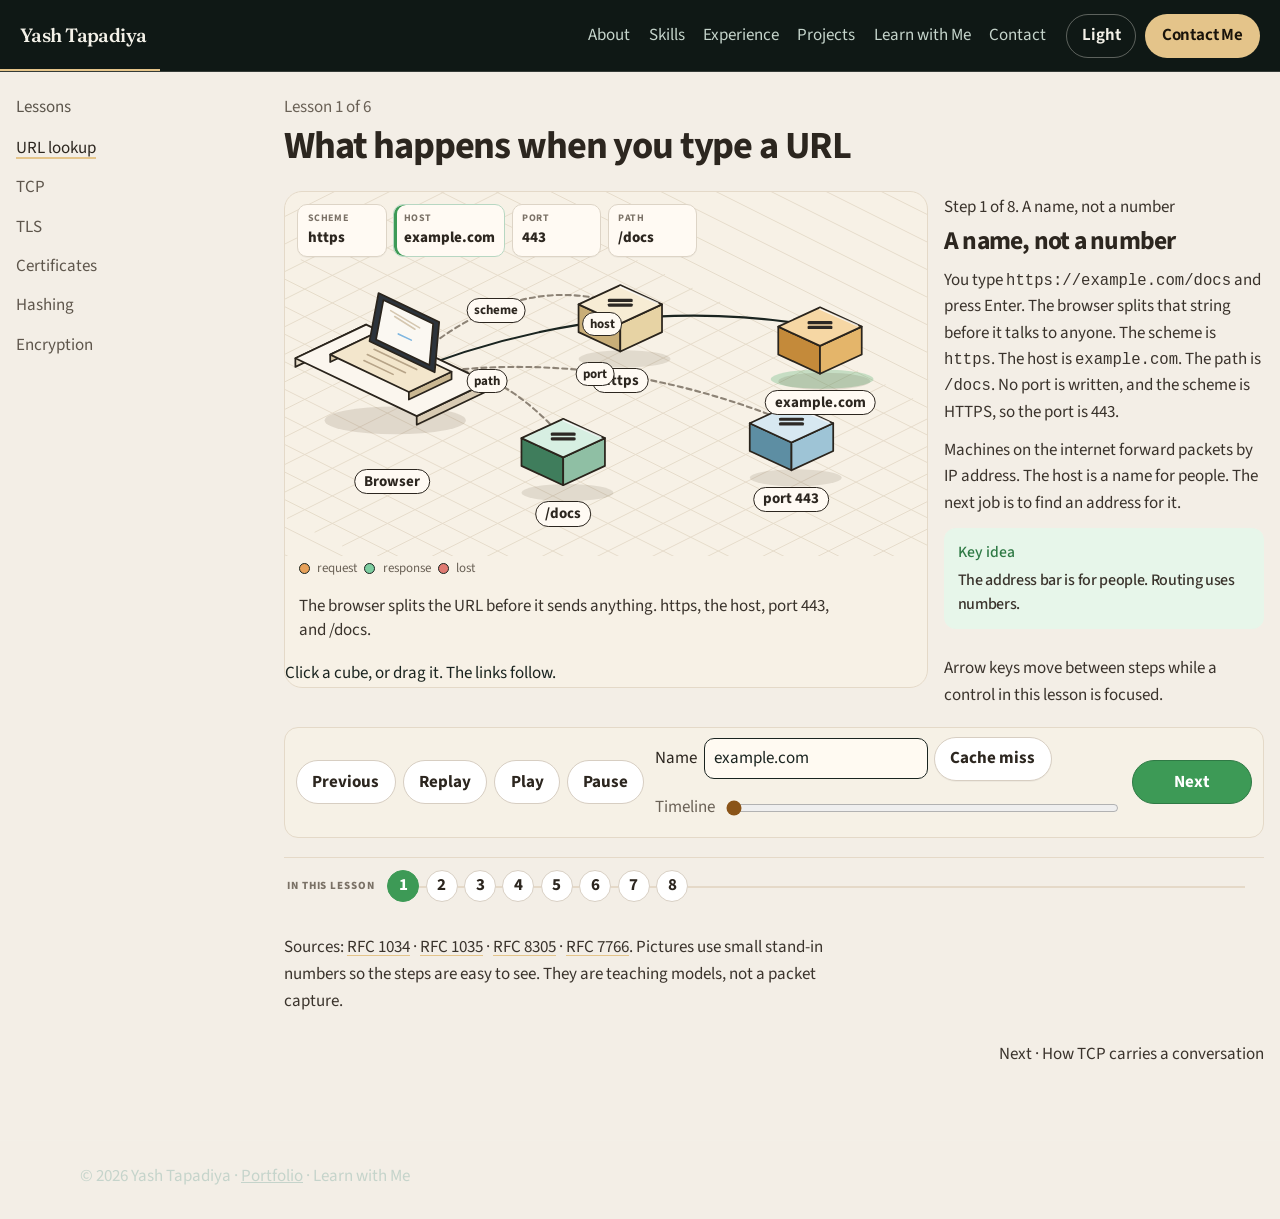
<file: learn/dns.html>
<!DOCTYPE html>
<html lang="en" data-theme="dark" class="no-js" data-lesson="dns">
<head>
  <meta charset="UTF-8">
  <meta name="viewport" content="width=device-width, initial-scale=1.0">
  <script>
    document.documentElement.classList.remove("no-js");
    try {
      var savedTheme = localStorage.getItem("yt-theme");
      if (savedTheme === "light" || savedTheme === "dark") {
        document.documentElement.setAttribute("data-theme", savedTheme);
      }
    } catch (err) {}
  </script>
  <title>What happens when you type a URL — Learn with Me</title>
  <meta name="description" content="Follow a browser from the address bar through caches, a recursive resolver, the root, a top-level domain, and the authoritative DNS server that returns an IP address.">
  <meta name="author" content="Yash Tapadiya">
  <meta name="theme-color" content="#0f1815">
  <link rel="canonical" href="https://yashtap1245-tech.github.io/learn/dns.html">
  <link rel="icon" href="../favicon.svg" type="image/svg+xml">
  <meta property="og:type" content="website">
  <meta property="og:locale" content="en_US">
  <meta property="og:site_name" content="Yash Tapadiya">
  <meta property="og:title" content="What happens when you type a URL — Learn with Me">
  <meta property="og:description" content="Follow a browser from the address bar through caches, a recursive resolver, the root, a top-level domain, and the authoritative DNS server that returns an IP address.">
  <meta property="og:url" content="https://yashtap1245-tech.github.io/learn/dns.html">
  <meta property="og:image" content="https://yashtap1245-tech.github.io/data/portrait.jpg">
  <meta property="og:image:alt" content="Portrait of Yash Tapadiya">
  <meta name="twitter:card" content="summary">
  <meta name="twitter:title" content="What happens when you type a URL — Learn with Me">
  <meta name="twitter:description" content="Follow a browser from the address bar through caches, a recursive resolver, the root, a top-level domain, and the authoritative DNS server that returns an IP address.">
  <meta name="twitter:image" content="https://yashtap1245-tech.github.io/data/portrait.jpg">
  <link rel="preload" href="../fonts/fraunces.woff2" as="font" type="font/woff2" crossorigin>
  <link rel="preload" href="../fonts/source-sans-3.woff2" as="font" type="font/woff2" crossorigin>
  <link rel="stylesheet" href="../css/site.css">
  <link rel="stylesheet" href="css/learn.css">
  
  <script type="application/ld+json">
  {
  "@context": "https://schema.org",
  "@type": "LearningResource",
  "name": "What happens when you type a URL",
  "description": "Follow a browser from the address bar through caches, a recursive resolver, the root, a top-level domain, and the authoritative DNS server that returns an IP address.",
  "url": "https://yashtap1245-tech.github.io/learn/dns.html",
  "isAccessibleForFree": true,
  "inLanguage": "en",
  "learningResourceType": "lesson",
  "teaches": "DNS resolution from the address bar to an IP address",
  "author": {
    "@type": "Person",
    "name": "Yash Tapadiya",
    "url": "https://yashtap1245-tech.github.io/"
  }
}
  </script>
</head>
<body>
  <a class="skip" href="#content">Skip to content</a>
  <header class="site-header" id="site-header">
    <a class="logo" href="../">Yash Tapadiya</a>
    <nav class="site-nav" id="site-nav" aria-label="Sections">
      <ul class="nav-links">
        <li><a href="../#about">About</a></li>
        <li><a href="../#skills">Skills</a></li>
        <li><a href="../#experience">Experience</a></li>
        <li><a href="../#projects">Projects</a></li>
        <li><a href="index.html" aria-current="page">Learn with Me</a></li>
        <li><a href="../#contact">Contact</a></li>
      </ul>
    </nav>
    <div class="nav-actions">
      <button type="button" class="theme-toggle" id="theme-toggle" aria-pressed="false" aria-label="Switch to light mode">
        <span class="theme-toggle-label">Light</span>
      </button>
      <a class="btn btn-primary nav-hire" href="mailto:yashtap1245@gmail.com">Contact Me</a>
      <button type="button" class="nav-toggle" id="nav-toggle" aria-expanded="false" aria-controls="site-nav">Menu</button>
    </div>
    <div class="scroll-progress" aria-hidden="true"><span id="scroll-progress"></span></div>
  </header>
  <main id="content" tabindex="-1">
    <div class="learn-layout">
      <nav class="course-nav" aria-label="Lessons">
        <p>Lessons</p>
        <ol>
          <li><a href="dns.html" aria-current="page">URL lookup</a></li>
          <li><a href="tcp.html">TCP</a></li>
          <li><a href="tls.html">TLS</a></li>
          <li><a href="certificates.html">Certificates</a></li>
          <li><a href="hashing.html">Hashing</a></li>
          <li><a href="encryption.html">Encryption</a></li>
        </ol>
      </nav>
      <article>
        <header class="lesson-intro">
          <p class="lesson-kicker">Lesson 1 of 6</p>
          <h1>What happens when you type a URL</h1>
          <p class="lede">You press Enter on <code>https://example.com/docs</code>. The browser has a name. The internet routes by number. DNS is the lookup that connects the two, and it does not fetch the page.</p>
          <ul class="learn-points">
          <li>How a URL splits into scheme, host, port, and path</li>
          <li>Why caches and the TTL stop a lookup from running every time</li>
          <li>How a resolver walks root, top-level domain, and authoritative server</li>
          </ul>
        </header>
        <div class="stage">
          <div class="diagram-panel">
            <div id="diagram"></div>
            <p id="diagram-caption" class="diagram-caption"></p>
          </div>
          <div class="step-column">
            <div id="step-live">
              <p id="step-count" class="step-count" aria-live="polite"></p>
              <div id="steps">
          <section class="step is-current" data-frame="parse">
            <h2>A name, not a number</h2>
            <p>You type <code>https://example.com/docs</code> and press Enter. The browser splits that string before it talks to anyone. The scheme is <code>https</code>. The host is <code>example.com</code>. The path is <code>/docs</code>. No port is written, and the scheme is HTTPS, so the port is 443.</p>
            <p>Machines on the internet forward packets by IP address. The host is a name for people. The next job is to find an address for it.</p>
            <p class="key-idea"><span class="key-label">Key idea</span> The address bar is for people. Routing uses numbers.</p>
          </section>
          <section class="step" data-frame="cache">
            <h2>Look nearby first</h2>
            <p>The browser checks its own DNS cache. A fresh answer for <code>example.com</code> ends the lookup. On a miss, the operating system checks its cache and the hosts file, a local list of names written by hand.</p>
            <p>A cached answer stays fresh only for its TTL, a lifetime in seconds published with the record. When that lifetime is up, the answer is not reused.</p>
            <p class="key-idea"><span class="key-label">Key idea</span> Many lookups never leave the machine. A cache hit is limited by the TTL.</p>
          </section>
          <section class="step" data-frame="resolver">
            <h2>Hand the job to a resolver</h2>
            <p>On a miss, a stub resolver on the computer sends one question to a recursive resolver. The network usually provides that resolver. Some people set a public one, such as <code>1.1.1.1</code> or <code>8.8.8.8</code>. A classic query is DNS on UDP port 53.</p>
            <p>If the browser is configured for DNS over HTTPS, it asks a resolver itself, inside HTTPS, and may skip the operating system's resolver. Either way, the browser does not normally walk the hierarchy. It asks one resolver to do that walking.</p>
            <p class="key-idea"><span class="key-label">Key idea</span> Your computer asks a resolver. The resolver does the searching.</p>
          </section>
          <section class="step" data-frame="root">
            <h2>The root only knows the top-level domain</h2>
            <p>The resolver starts at the root zone. Resolver software ships with a list of root servers, the root hints, so it knows where to send this first question.</p>
            <p>A root server does not know the address of <code>example.com</code>. It knows who serves <code>.com</code>. The reply is a referral: name servers for <code>.com</code>, not the address you asked for.</p>
            <p class="key-idea"><span class="key-label">Key idea</span> The root refers. It does not return the final address.</p>
          </section>
          <section class="step" data-frame="tld">
            <h2>.com knows who owns the name</h2>
            <p>The resolver asks a <code>.com</code> server. That server does not return the address either. It refers the resolver to the authoritative name servers for <code>example.com</code>, the ones the domain owner configured.</p>
            <p>Each level of the name points at the next level. The packets go from the resolver to that level and back. The root does not call <code>.com</code> on your behalf.</p>
            <p class="key-idea"><span class="key-label">Key idea</span> Each level refers the resolver onward. The resolver makes every query.</p>
          </section>
          <section class="step" data-frame="auth">
            <h2>The authoritative server has the address</h2>
            <p>The resolver asks a server that is authoritative for <code>example.com</code>. An <code>A</code> record is an IPv4 address. An <code>AAAA</code> record is an IPv6 address. Both can exist. The answer includes a TTL.</p>
            <p>In this picture the addresses are <code>203.0.113.10</code> and <code>2001:db8::10</code>, and the TTL is 300 seconds. Those addresses are reserved for documentation by RFC 5737 and RFC 3849. They are not a live site. A real zone owner chooses the real records and the real TTL.</p>
            <p class="key-idea"><span class="key-label">Key idea</span> Only the authoritative server answers with the address. The TTL says how long to remember it.</p>
          </section>
          <section class="step" data-frame="answer">
            <h2>Back to the browser, then into a cache</h2>
            <p>The resolver caches the answer for the TTL and returns it to the computer. The browser can open a connection to one of those addresses on port 443.</p>
            <p>If both IPv6 and IPv4 come back, the browser may try them together and keep the one that connects first. That race is Happy Eyeballs, RFC 8305. If a UDP answer is too big, the server can set a truncation flag and the resolver retries over TCP. DNS is not UDP-only.</p>
            <p class="key-idea"><span class="key-label">Key idea</span> The lookup is finished when the browser holds an address. The page has not been fetched.</p>
          </section>
          <section class="step" data-frame="recap">
            <h2>A name became a number</h2>
            <p>Parse the URL, check the caches, ask a recursive resolver, follow referrals from the root to <code>.com</code> to the authoritative server, and remember the answer for the TTL.</p>
            <p>DNS answered where to connect. It did not load <code>/docs</code>, and it did not make the connection private. The next lesson is the reliable pipe to that address.</p>
            <p class="key-idea"><span class="key-label">Key idea</span> DNS answers where. TCP is how the bytes get there.</p>
          </section>
              </div>
            </div>
            <div class="controls">
              <button type="button" id="prev">Previous</button>
              <button type="button" id="replay">Replay</button>
              <button type="button" id="play" aria-pressed="false">Play</button>
              <button type="button" id="next" class="is-primary">Next</button>
            </div>
            <p class="control-hint">Arrow keys move between steps while a control in this lesson is focused.</p>
            <ol class="stepper" id="stepper" aria-label="Steps"></ol>
          </div>
        </div>

        <section class="takeaways" id="takeaways" aria-labelledby="takeaways-title">
          <h2 id="takeaways-title">Takeaways</h2>
          <ul>
          <li>The browser splits a URL, then looks for an IP address. DNS does not return the page.</li>
          <li>Caches are limited by the TTL. A recursive resolver walks the hierarchy. The browser usually does not.</li>
          <li>Root and top-level servers refer. The authoritative server returns A and AAAA records.</li>
          </ul>
        </section>
        <section class="quiz" id="quiz" aria-labelledby="quiz-title">
          <h2 id="quiz-title" tabindex="-1">Check yourself</h2>
        <fieldset data-answer="ip" data-why="DNS returns records such as IP addresses. Fetching the page is a later connection.">
          <legend>What does a successful DNS lookup give the browser?</legend>
            <label><input type="radio" name="dns-q1" value="page"> The HTML of the page</label>
            <label><input type="radio" name="dns-q1" value="ip"> An IP address it can connect to</label>
            <label><input type="radio" name="dns-q1" value="key"> A TLS session key</label>
        </fieldset>
        <fieldset data-answer="resolver" data-why="A stub on your computer asks a recursive resolver. That resolver queries root, the top-level domain, and the authoritative server.">
          <legend>Who walks from the root to the authoritative server in a normal lookup?</legend>
            <label><input type="radio" name="dns-q2" value="browser"> The browser itself asks the root, the top-level domain, and the authoritative server</label>
            <label><input type="radio" name="dns-q2" value="resolver"> A recursive resolver the computer is configured to use</label>
            <label><input type="radio" name="dns-q2" value="push"> The authoritative server pushes the address out in advance</label>
        </fieldset>
        <fieldset data-answer="ttl" data-why="The zone publishes a TTL. After that many seconds, the cached answer is stale.">
          <legend>What stops a cached DNS answer from being reused forever?</legend>
            <label><input type="radio" name="dns-q3" value="ttl"> The TTL published with the record</label>
            <label><input type="radio" name="dns-q3" value="tcp"> TCP retransmission</label>
            <label><input type="radio" name="dns-q3" value="cert"> The certificate expiry date</label>
        </fieldset>
          <button type="button" class="btn btn-primary" data-quiz>Check answers</button>
          <p class="quiz-result" role="status"></p>
        </section>
        <p class="sources">Sources: <a href="https://www.rfc-editor.org/rfc/rfc1034" target="_blank" rel="noopener noreferrer">RFC 1034</a> · <a href="https://www.rfc-editor.org/rfc/rfc1035" target="_blank" rel="noopener noreferrer">RFC 1035</a> · <a href="https://www.rfc-editor.org/rfc/rfc8305" target="_blank" rel="noopener noreferrer">RFC 8305</a> · <a href="https://www.rfc-editor.org/rfc/rfc7766" target="_blank" rel="noopener noreferrer">RFC 7766</a>. Pictures use small stand-in numbers so the steps are easy to see. They are teaching models, not a packet capture.</p>
        <nav class="pager" aria-label="More lessons">
          <span></span>
          <a href="tcp.html">Next · How TCP carries a conversation</a>
        </nav>
      </article>
    </div>
  </main>
  <footer class="site-footer">
    <div class="wrap">
      <p>© 2026 Yash Tapadiya · <a href="../">Portfolio</a> · Learn with Me</p>
    </div>
  </footer>
  <script src="../vendor/gsap.min.js"></script>
  <script src="js/stage.js"></script>
  <script src="js/learn.js"></script>
</body>
</html>
</file>
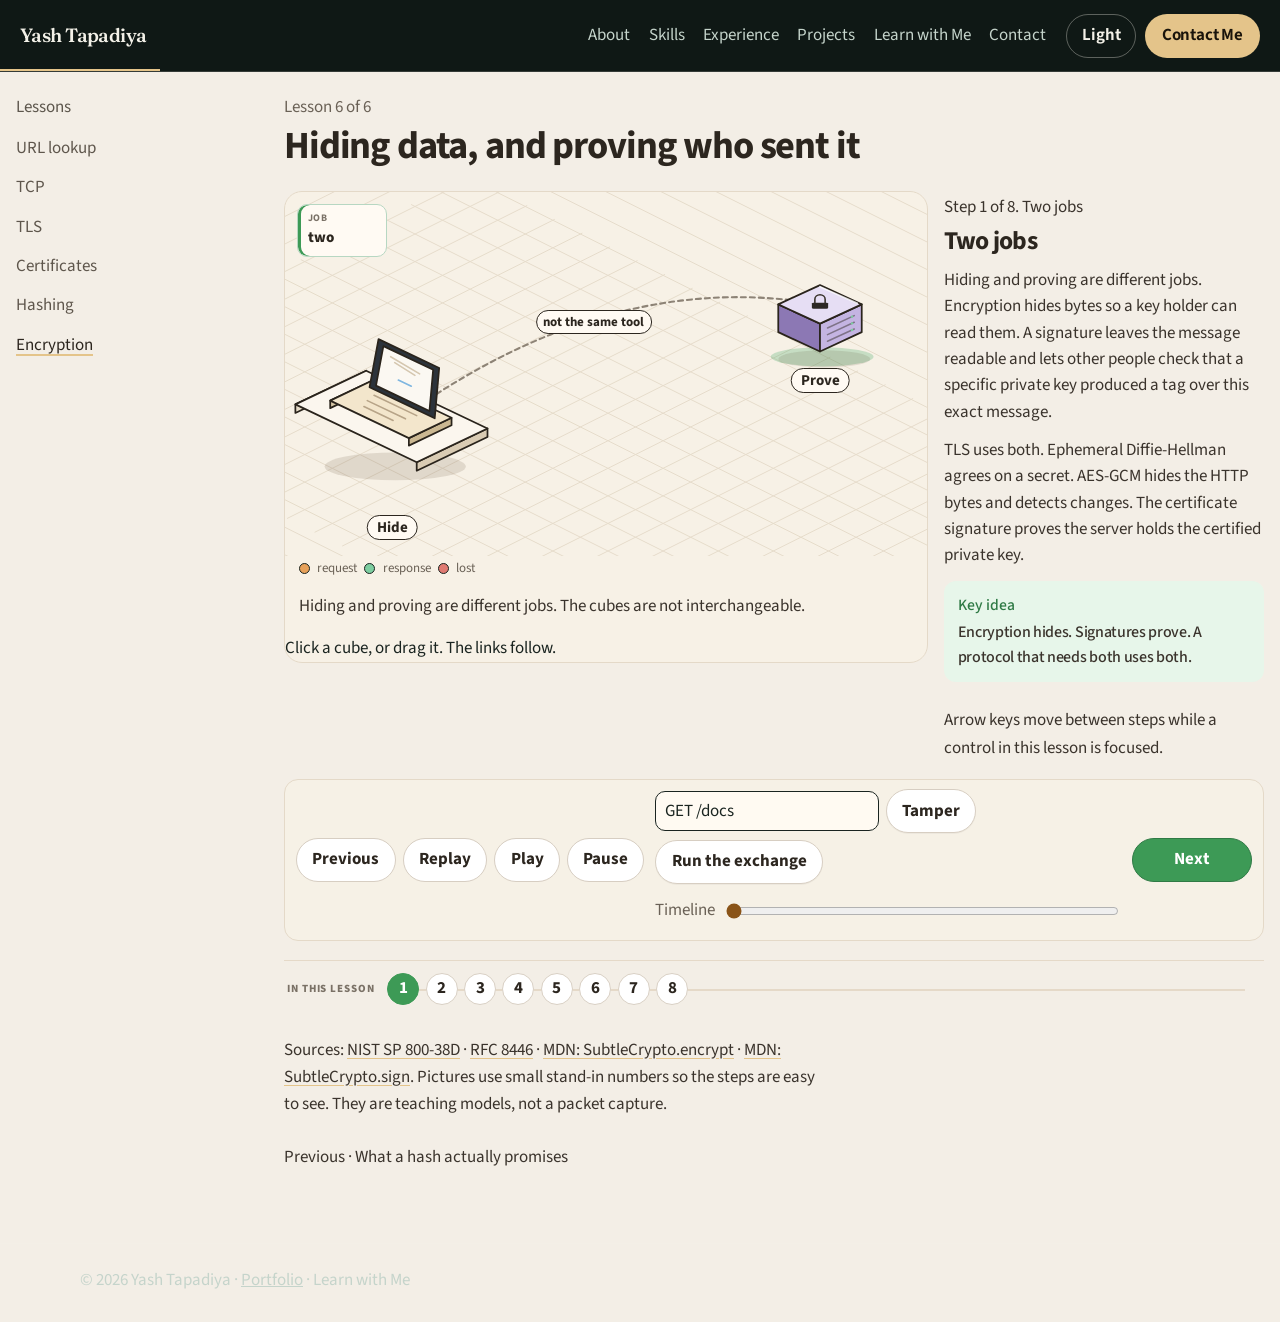
<file: learn/encryption.html>
<!DOCTYPE html>
<html lang="en" data-theme="dark" class="no-js" data-lesson="encryption">
<head>
  <meta charset="UTF-8">
  <meta name="viewport" content="width=device-width, initial-scale=1.0">
  <script>
    document.documentElement.classList.remove("no-js");
    try {
      var savedTheme = localStorage.getItem("yt-theme");
      if (savedTheme === "light" || savedTheme === "dark") {
        document.documentElement.setAttribute("data-theme", savedTheme);
      }
    } catch (err) {}
  </script>
  <title>Hiding data, and proving who sent it — Learn with Me</title>
  <meta name="description" content="Compare symmetric AES-GCM with public-key pairs, try Diffie-Hellman and ECDSA in the browser, and see how TLS 1.3 combines them.">
  <meta name="author" content="Yash Tapadiya">
  <meta name="theme-color" content="#0f1815">
  <link rel="canonical" href="https://yashtap1245-tech.github.io/learn/encryption.html">
  <link rel="icon" href="../favicon.svg" type="image/svg+xml">
  <meta property="og:type" content="website">
  <meta property="og:locale" content="en_US">
  <meta property="og:site_name" content="Yash Tapadiya">
  <meta property="og:title" content="Hiding data, and proving who sent it — Learn with Me">
  <meta property="og:description" content="Compare symmetric AES-GCM with public-key pairs, try Diffie-Hellman and ECDSA in the browser, and see how TLS 1.3 combines them.">
  <meta property="og:url" content="https://yashtap1245-tech.github.io/learn/encryption.html">
  <meta property="og:image" content="https://yashtap1245-tech.github.io/data/portrait.jpg">
  <meta property="og:image:alt" content="Portrait of Yash Tapadiya">
  <meta name="twitter:card" content="summary">
  <meta name="twitter:title" content="Hiding data, and proving who sent it — Learn with Me">
  <meta name="twitter:description" content="Compare symmetric AES-GCM with public-key pairs, try Diffie-Hellman and ECDSA in the browser, and see how TLS 1.3 combines them.">
  <meta name="twitter:image" content="https://yashtap1245-tech.github.io/data/portrait.jpg">
  <link rel="preload" href="../fonts/fraunces.woff2" as="font" type="font/woff2" crossorigin>
  <link rel="preload" href="../fonts/source-sans-3.woff2" as="font" type="font/woff2" crossorigin>
  <link rel="stylesheet" href="../css/site.css">
  <link rel="stylesheet" href="css/learn.css">
  
  <script type="application/ld+json">
  {
  "@context": "https://schema.org",
  "@type": "LearningResource",
  "name": "Hiding data, and proving who sent it",
  "description": "Compare symmetric AES-GCM with public-key pairs, try Diffie-Hellman and ECDSA in the browser, and see how TLS 1.3 combines them.",
  "url": "https://yashtap1245-tech.github.io/learn/encryption.html",
  "isAccessibleForFree": true,
  "inLanguage": "en",
  "learningResourceType": "lesson",
  "teaches": "Symmetric encryption, Diffie-Hellman, and digital signatures",
  "author": {
    "@type": "Person",
    "name": "Yash Tapadiya",
    "url": "https://yashtap1245-tech.github.io/"
  }
}
  </script>
</head>
<body>
  <a class="skip" href="#content">Skip to content</a>
  <header class="site-header" id="site-header">
    <a class="logo" href="../">Yash Tapadiya</a>
    <nav class="site-nav" id="site-nav" aria-label="Sections">
      <ul class="nav-links">
        <li><a href="../#about">About</a></li>
        <li><a href="../#skills">Skills</a></li>
        <li><a href="../#experience">Experience</a></li>
        <li><a href="../#projects">Projects</a></li>
        <li><a href="index.html" aria-current="page">Learn with Me</a></li>
        <li><a href="../#contact">Contact</a></li>
      </ul>
    </nav>
    <div class="nav-actions">
      <button type="button" class="theme-toggle" id="theme-toggle" aria-pressed="false" aria-label="Switch to light mode">
        <span class="theme-toggle-label">Light</span>
      </button>
      <a class="btn btn-primary nav-hire" href="mailto:yashtap1245@gmail.com">Contact Me</a>
      <button type="button" class="nav-toggle" id="nav-toggle" aria-expanded="false" aria-controls="site-nav">Menu</button>
    </div>
    <div class="scroll-progress" aria-hidden="true"><span id="scroll-progress"></span></div>
  </header>
  <main id="content" tabindex="-1">
    <div class="learn-layout">
      <nav class="course-nav" aria-label="Lessons">
        <p>Lessons</p>
        <ol>
          <li><a href="dns.html">URL lookup</a></li>
          <li><a href="tcp.html">TCP</a></li>
          <li><a href="tls.html">TLS</a></li>
          <li><a href="certificates.html">Certificates</a></li>
          <li><a href="hashing.html">Hashing</a></li>
          <li><a href="encryption.html" aria-current="page">Encryption</a></li>
        </ol>
      </nav>
      <article>
        <header class="lesson-intro">
          <p class="lesson-kicker">Lesson 6 of 6</p>
          <h1>Hiding data, and proving who sent it</h1>
          <p class="lede">A hash cannot be unlocked. Encryption can, by someone with the right key. A signature does not hide the message. It lets anyone with the public key check that the private key was used on these exact bytes.</p>
          <ul class="learn-points">
          <li>AES-GCM, including what a flipped ciphertext byte does</li>
          <li>A Diffie-Hellman secret that is never transmitted</li>
          <li>A signature that verifies, then fails when the message changes</li>
          </ul>
        </header>
        <div class="stage">
          <div class="diagram-panel">
            <div id="diagram"></div>
            <p id="diagram-caption" class="diagram-caption"></p>
          </div>
          <div class="step-column">
            <div id="step-live">
              <p id="step-count" class="step-count" aria-live="polite"></p>
              <div id="steps">
          <section class="step is-current" data-frame="jobs">
            <h2>Two jobs</h2>
            <p>Hiding and proving are different jobs. Encryption hides bytes so a key holder can read them. A signature leaves the message readable and lets other people check that a specific private key produced a tag over this exact message.</p>
            <p>TLS uses both. Ephemeral Diffie-Hellman agrees on a secret. AES-GCM hides the HTTP bytes and detects changes. The certificate signature proves the server holds the certified private key.</p>
            <p class="key-idea"><span class="key-label">Key idea</span> Encryption hides. Signatures prove. A protocol that needs both uses both.</p>
          </section>
          <section class="step" data-frame="symmetric">
            <h2>One shared key</h2>
            <p>Symmetric encryption uses the same key to encrypt and to decrypt. AES is the standard block cipher. AES-GCM is an authenticated mode: it encrypts, and it attaches a tag. If the ciphertext or the tag changes, decryption fails closed and returns no plaintext.</p>
            <p>The hard operational rule is the nonce. GCM wants a 96-bit nonce, and that nonce must not be reused with the same key. NIST SP 800-38D is the specification for GCM. The demo generates a new nonce every time you encrypt.</p>
            <p class="key-idea"><span class="key-label">Key idea</span> One shared key locks and unlocks. The nonce must be unique for that key, and the tag detects tampering.</p>
          </section>
          <section class="step" data-frame="aes" data-open-lab="lab-aes">
            <h2>Watch AES-GCM refuse a flipped byte</h2>
            <p>The panel below generates an AES-256-GCM key in this page and keeps it here. Encrypt a line, decrypt it, then flip one ciphertext byte and decrypt again.</p>
            <p>The second decryption does not return a slightly wrong message. Web Crypto rejects the operation. That is the integrity half of an AEAD cipher, the same family TLS 1.3 uses for application data.</p>
            <p class="key-idea"><span class="key-label">Key idea</span> With an AEAD cipher, a changed byte means no plaintext at all.</p>
          </section>
          <section class="step" data-frame="pair">
            <h2>A public key and a private key</h2>
            <p>Asymmetric keys are generated as a pair. The public key can be shared. The private key stays with its owner. You do not derive the private key from the public key in practice.</p>
            <p>RSA uses large integers. Elliptic-curve keys, such as P-256 and X25519, are shorter at comparable strength, and TLS 1.3 key shares are elliptic-curve Diffie-Hellman. The pair is used in two directions, and mixing them up is a common mistake. Encrypt to a public key and decrypt with the private key. Sign with the private key and verify with the public key.</p>
            <p class="key-idea"><span class="key-label">Key idea</span> The public key is for other people. The private key stays with its owner.</p>
          </section>
          <section class="step" data-frame="agree" data-open-lab="lab-ecdh">
            <h2>Agree on a secret without sending it</h2>
            <p>TLS 1.3 does not encrypt the session key to the server's long-term RSA key. That was RSA key transport in TLS 1.2, and it was removed. Each side sends a public key share. Each combines its own private share with the other's public share and arrives at the same secret.</p>
            <p>The demo uses P-256, which Web Crypto supports broadly. TLS often uses X25519. The shape is the same: public keys cross the network, private keys do not, and a listener who saved both public keys still does not have the secret.</p>
            <p class="key-idea"><span class="key-label">Key idea</span> Diffie-Hellman exchanges public keys and ends with a shared secret. The secret itself is not transmitted.</p>
          </section>
          <section class="step" data-frame="sign" data-open-lab="lab-sign">
            <h2>Sign with the private key</h2>
            <p>A signature is produced with the private key over a hash of the message. This demo uses ECDSA with P-256 and SHA-256, the same shape as many certificate signatures. Anyone with the public key can verify. The signature does not reveal the private key.</p>
            <p>ECDSA includes a random value, so signing the same sentence twice yields two different signatures, and both still verify. Change one character of the message and verification fails. The message sits beside the signature in the clear. This is not encryption.</p>
            <p class="key-idea"><span class="key-label">Key idea</span> Verification uses the public key. A changed message, or the wrong key, does not verify.</p>
          </section>
          <section class="step" data-frame="hybrid">
            <h2>How TLS combines them</h2>
            <p>Bulk data uses the fast symmetric cipher. The handshake uses Diffie-Hellman so that cipher's key is never sent, and a signature to tie the handshake to the certified private key. Hashing sits inside the signature, inside Finished, and inside HKDF.</p>
            <p>RSA encryption of a small secret still exists in other systems, as RSA-OAEP. It is not how TLS 1.3 moves the session key. A diagram that shows the server's long-term public key encrypting that key is teaching the older handshake.</p>
            <p class="key-idea"><span class="key-label">Key idea</span> TLS 1.3 is hybrid: Diffie-Hellman for the secret, a signature for identity, AES-GCM for the bytes.</p>
          </section>
          <section class="step" data-frame="recap">
            <h2>One job each</h2>
            <p>A name becomes an address. TCP opens a reliable stream. TLS 1.3 agrees on keys and checks a certificate. The certificate is a chain of signatures back to a local root. Hashes fingerprint the signed bytes. AES-GCM carries the page.</p>
            <p>Each piece is checkable on its own, and none of them stands in for the others. That is the whole path from the address bar to a private page.</p>
            <p class="key-idea"><span class="key-label">Key idea</span> The connection is a stack of specific jobs: name, deliver, agree, authenticate, hide.</p>
          </section>
              </div>
            </div>
            <div class="controls">
              <button type="button" id="prev">Previous</button>
              <button type="button" id="replay">Replay</button>
              <button type="button" id="play" aria-pressed="false">Play</button>
              <button type="button" id="next" class="is-primary">Next</button>
            </div>
            <p class="control-hint">Arrow keys move between steps while a control in this lesson is focused.</p>
            <ol class="stepper" id="stepper" aria-label="Steps"></ol>
          </div>
        </div>

        <section class="lab" id="lab-aes" aria-labelledby="aes-title">
          <h2 id="aes-title">Encrypt and decrypt with AES-GCM</h2>
          <p>The key is generated in this page and stays here. Each encryption uses a fresh 96-bit nonce. Flipping one ciphertext byte should make decryption return nothing.</p>
          <label for="aes-plain">Message</label>
          <textarea id="aes-plain">GET /docs</textarea>
          <div class="lab-actions">
            <button type="button" class="btn btn-primary" id="aes-encrypt">Encrypt</button>
            <button type="button" class="btn btn-ghost" id="aes-decrypt">Decrypt</button>
            <button type="button" class="btn btn-ghost" id="aes-flip">Flip one ciphertext byte</button>
          </div>
          <p id="aes-out" class="lab-out" role="status"></p>
        </section>
        <section class="lab" id="lab-ecdh" aria-labelledby="ecdh-title">
          <h2 id="ecdh-title">Agree on a secret with ECDH</h2>
          <p>Alice and Bob each generate a P-256 key pair. Only the public keys are shown. TLS 1.3 often uses X25519 for this step. P-256 is the same Diffie-Hellman shape, and Web Crypto can run it here.</p>
          <div class="lab-actions">
            <button type="button" class="btn btn-primary" id="ecdh-run">Derive a shared secret</button>
          </div>
          <p id="ecdh-out" class="lab-out" role="status"></p>
        </section>
        <section class="lab" id="lab-sign" aria-labelledby="sign-title">
          <h2 id="sign-title">Sign, then change one character</h2>
          <p>ECDSA P-256 signs a SHA-256 hash of the message. The message itself is not hidden. Signing the same words again produces a different signature, because ECDSA uses a random component, and both signatures still verify.</p>
          <label for="sign-msg">Message</label>
          <textarea id="sign-msg">example.com</textarea>
          <div class="lab-actions">
            <button type="button" class="btn btn-primary" id="sign-run">Sign</button>
            <button type="button" class="btn btn-ghost" id="sign-verify">Verify</button>
            <button type="button" class="btn btn-ghost" id="sign-tamper">Add an exclamation mark</button>
          </div>
          <p id="sign-out" class="lab-out" role="status"></p>
        </section>

        <section class="takeaways" id="takeaways" aria-labelledby="takeaways-title">
          <h2 id="takeaways-title">Takeaways</h2>
          <ul>
          <li>AES-GCM uses one shared key and a unique nonce. A bad tag means the browser returns no plaintext.</li>
          <li>Diffie-Hellman sends public keys and finishes with a shared secret that never traveled. TLS 1.3 uses that pattern.</li>
          <li>A signature is checked with the public key and does not hide the message. Change the message and the check fails.</li>
          </ul>
        </section>
        <section class="quiz" id="quiz" aria-labelledby="quiz-title">
          <h2 id="quiz-title" tabindex="-1">Check yourself</h2>
        <fieldset data-answer="tag" data-why="The authentication tag no longer matches, so an AEAD cipher returns no plaintext. The cipher is doing the check it was built to do.">
          <legend>AES-GCM refuses to decrypt after one flipped ciphertext byte. What does that show?</legend>
            <label><input type="radio" name="enc-q1" value="broken"> The cipher is broken</label>
            <label><input type="radio" name="enc-q1" value="tag"> The authentication tag no longer matches, so no plaintext is returned</label>
            <label><input type="radio" name="enc-q1" value="expired"> The public key has expired</label>
        </fieldset>
        <fieldset data-answer="public" data-why="Each side sends its public key. The private keys stay put, and the shared secret is computed locally.">
          <legend>In the ECDH demo, what crosses to the other party?</legend>
            <label><input type="radio" name="enc-q2" value="private"> The private key</label>
            <label><input type="radio" name="enc-q2" value="public"> The public key</label>
            <label><input type="radio" name="enc-q2" value="wrapped"> The private key, encrypted with AES</label>
        </fieldset>
        <fieldset data-answer="public" data-why="The signer used the private key. Everyone else uses the matching public key. A shared AES key is a different tool.">
          <legend>Which key checks a digital signature?</legend>
            <label><input type="radio" name="enc-q3" value="public"> The signer's public key</label>
            <label><input type="radio" name="enc-q3" value="private"> The signer's private key</label>
            <label><input type="radio" name="enc-q3" value="aes"> A shared AES key</label>
        </fieldset>
          <button type="button" class="btn btn-primary" data-quiz>Check answers</button>
          <p class="quiz-result" role="status"></p>
        </section>
        <p class="sources">Sources: <a href="https://csrc.nist.gov/pubs/sp/800/38/d/final" target="_blank" rel="noopener noreferrer">NIST SP 800-38D</a> · <a href="https://www.rfc-editor.org/rfc/rfc8446" target="_blank" rel="noopener noreferrer">RFC 8446</a> · <a href="https://developer.mozilla.org/en-US/docs/Web/API/SubtleCrypto/encrypt" target="_blank" rel="noopener noreferrer">MDN: SubtleCrypto.encrypt</a> · <a href="https://developer.mozilla.org/en-US/docs/Web/API/SubtleCrypto/sign" target="_blank" rel="noopener noreferrer">MDN: SubtleCrypto.sign</a>. Pictures use small stand-in numbers so the steps are easy to see. They are teaching models, not a packet capture.</p>
        <nav class="pager" aria-label="More lessons">
          <a href="hashing.html">Previous · What a hash actually promises</a>
          <span></span>
        </nav>
      </article>
    </div>
  </main>
  <footer class="site-footer">
    <div class="wrap">
      <p>© 2026 Yash Tapadiya · <a href="../">Portfolio</a> · Learn with Me</p>
    </div>
  </footer>
  <script src="../vendor/gsap.min.js"></script>
  <script src="js/stage.js"></script>
  <script src="js/learn.js"></script>
</body>
</html>
</file>
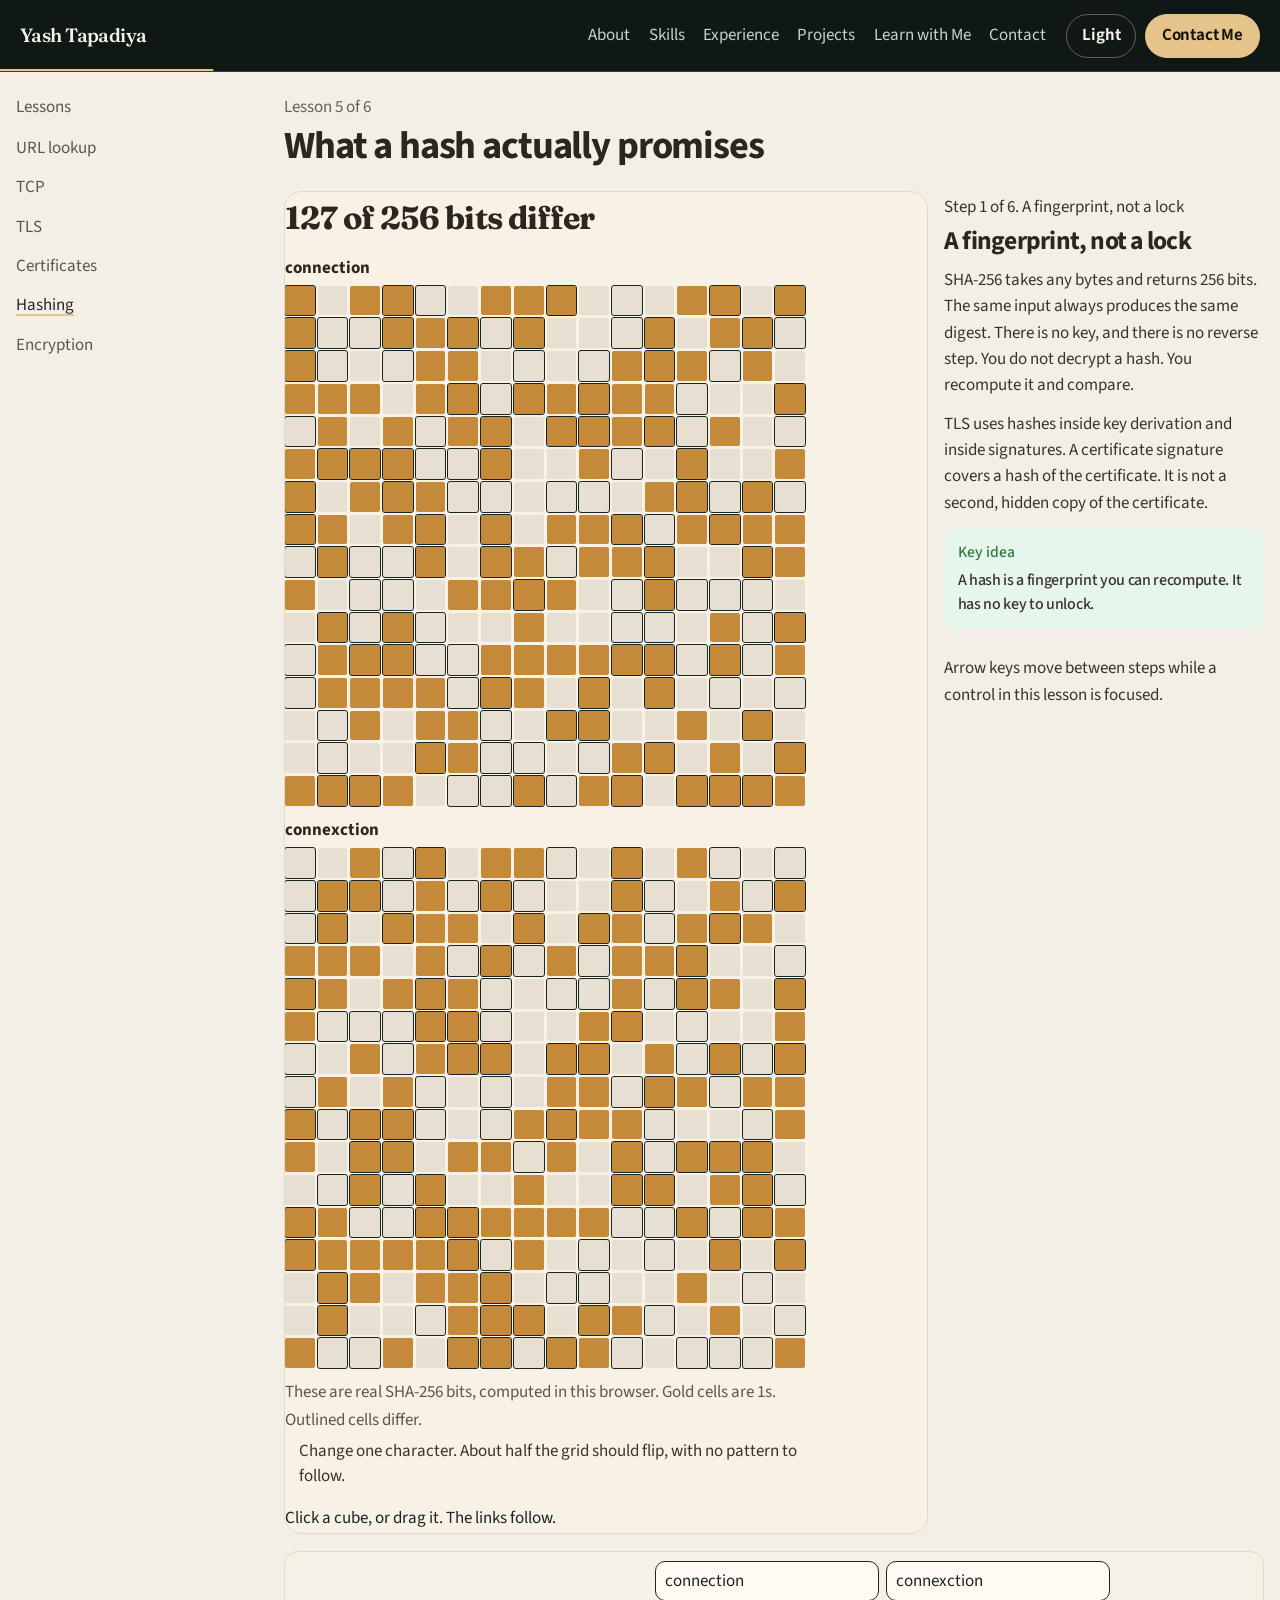
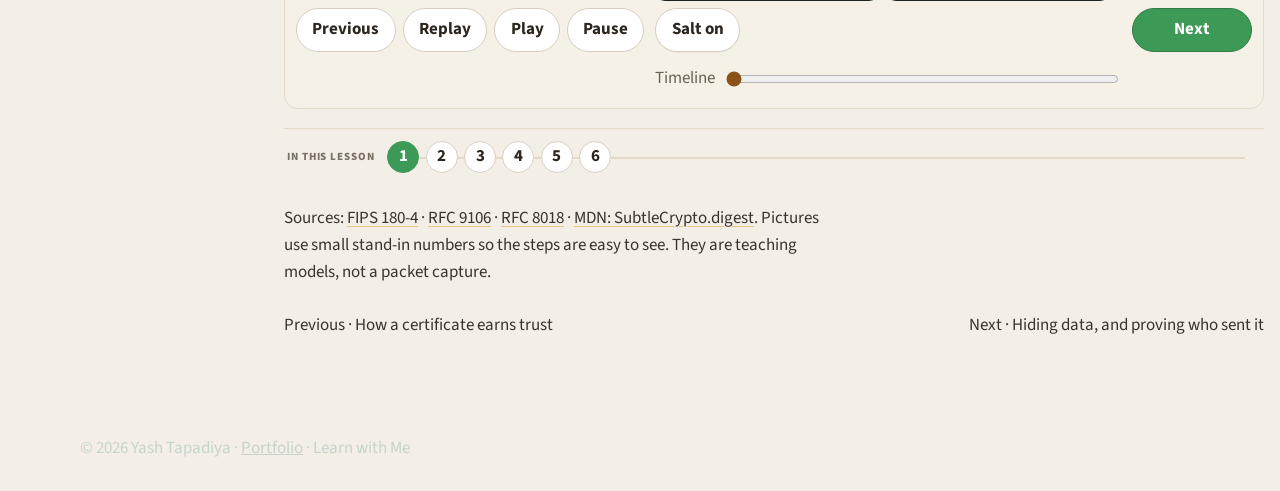
<file: learn/hashing.html>
<!DOCTYPE html>
<html lang="en" data-theme="dark" class="no-js" data-lesson="hashing">
<head>
  <meta charset="UTF-8">
  <meta name="viewport" content="width=device-width, initial-scale=1.0">
  <script>
    document.documentElement.classList.remove("no-js");
    try {
      var savedTheme = localStorage.getItem("yt-theme");
      if (savedTheme === "light" || savedTheme === "dark") {
        document.documentElement.setAttribute("data-theme", savedTheme);
      }
    } catch (err) {}
  </script>
  <title>What a hash actually promises — Learn with Me</title>
  <meta name="description" content="See what SHA-256 guarantees, watch the avalanche effect with a real digest, and why password storage needs a salt and a slow hash.">
  <meta name="author" content="Yash Tapadiya">
  <meta name="theme-color" content="#0f1815">
  <link rel="canonical" href="https://yashtap1245-tech.github.io/learn/hashing.html">
  <link rel="icon" href="../favicon.svg" type="image/svg+xml">
  <meta property="og:type" content="website">
  <meta property="og:locale" content="en_US">
  <meta property="og:site_name" content="Yash Tapadiya">
  <meta property="og:title" content="What a hash actually promises — Learn with Me">
  <meta property="og:description" content="See what SHA-256 guarantees, watch the avalanche effect with a real digest, and why password storage needs a salt and a slow hash.">
  <meta property="og:url" content="https://yashtap1245-tech.github.io/learn/hashing.html">
  <meta property="og:image" content="https://yashtap1245-tech.github.io/data/portrait.jpg">
  <meta property="og:image:alt" content="Portrait of Yash Tapadiya">
  <meta name="twitter:card" content="summary">
  <meta name="twitter:title" content="What a hash actually promises — Learn with Me">
  <meta name="twitter:description" content="See what SHA-256 guarantees, watch the avalanche effect with a real digest, and why password storage needs a salt and a slow hash.">
  <meta name="twitter:image" content="https://yashtap1245-tech.github.io/data/portrait.jpg">
  <link rel="preload" href="../fonts/fraunces.woff2" as="font" type="font/woff2" crossorigin>
  <link rel="preload" href="../fonts/source-sans-3.woff2" as="font" type="font/woff2" crossorigin>
  <link rel="stylesheet" href="../css/site.css">
  <link rel="stylesheet" href="css/learn.css">
  
  <script type="application/ld+json">
  {
  "@context": "https://schema.org",
  "@type": "LearningResource",
  "name": "What a hash actually promises",
  "description": "See what SHA-256 guarantees, watch the avalanche effect with a real digest, and why password storage needs a salt and a slow hash.",
  "url": "https://yashtap1245-tech.github.io/learn/hashing.html",
  "isAccessibleForFree": true,
  "inLanguage": "en",
  "learningResourceType": "lesson",
  "teaches": "Cryptographic hashing, the avalanche effect, and password salts",
  "author": {
    "@type": "Person",
    "name": "Yash Tapadiya",
    "url": "https://yashtap1245-tech.github.io/"
  }
}
  </script>
</head>
<body>
  <a class="skip" href="#content">Skip to content</a>
  <header class="site-header" id="site-header">
    <a class="logo" href="../">Yash Tapadiya</a>
    <nav class="site-nav" id="site-nav" aria-label="Sections">
      <ul class="nav-links">
        <li><a href="../#about">About</a></li>
        <li><a href="../#skills">Skills</a></li>
        <li><a href="../#experience">Experience</a></li>
        <li><a href="../#projects">Projects</a></li>
        <li><a href="index.html" aria-current="page">Learn with Me</a></li>
        <li><a href="../#contact">Contact</a></li>
      </ul>
    </nav>
    <div class="nav-actions">
      <button type="button" class="theme-toggle" id="theme-toggle" aria-pressed="false" aria-label="Switch to light mode">
        <span class="theme-toggle-label">Light</span>
      </button>
      <a class="btn btn-primary nav-hire" href="mailto:yashtap1245@gmail.com">Contact Me</a>
      <button type="button" class="nav-toggle" id="nav-toggle" aria-expanded="false" aria-controls="site-nav">Menu</button>
    </div>
    <div class="scroll-progress" aria-hidden="true"><span id="scroll-progress"></span></div>
  </header>
  <main id="content" tabindex="-1">
    <div class="learn-layout">
      <nav class="course-nav" aria-label="Lessons">
        <p>Lessons</p>
        <ol>
          <li><a href="dns.html">URL lookup</a></li>
          <li><a href="tcp.html">TCP</a></li>
          <li><a href="tls.html">TLS</a></li>
          <li><a href="certificates.html">Certificates</a></li>
          <li><a href="hashing.html" aria-current="page">Hashing</a></li>
          <li><a href="encryption.html">Encryption</a></li>
        </ol>
      </nav>
      <article>
        <header class="lesson-intro">
          <p class="lesson-kicker">Lesson 5 of 6</p>
          <h1>What a hash actually promises</h1>
          <p class="lede">Certificates and TLS keep using a hash. A cryptographic hash is a fingerprint of some bytes. It is not a lock, and by itself it is not a way to store a password.</p>
          <ul class="learn-points">
          <li>What SHA-256 promises, and why you cannot decrypt a hash</li>
          <li>The avalanche effect, computed in your browser</li>
          <li>Why a password hash needs a unique salt and a slow function</li>
          </ul>
        </header>
        <div class="stage">
          <div class="diagram-panel">
            <div id="diagram"></div>
            <p id="diagram-caption" class="diagram-caption"></p>
          </div>
          <div class="step-column">
            <div id="step-live">
              <p id="step-count" class="step-count" aria-live="polite"></p>
              <div id="steps">
          <section class="step is-current" data-frame="fingerprint">
            <h2>A fingerprint, not a lock</h2>
            <p>SHA-256 takes any bytes and returns 256 bits. The same input always produces the same digest. There is no key, and there is no reverse step. You do not decrypt a hash. You recompute it and compare.</p>
            <p>TLS uses hashes inside key derivation and inside signatures. A certificate signature covers a hash of the certificate. It is not a second, hidden copy of the certificate.</p>
            <p class="key-idea"><span class="key-label">Key idea</span> A hash is a fingerprint you can recompute. It has no key to unlock.</p>
          </section>
          <section class="step" data-frame="length">
            <h2>Any length in, 256 bits out</h2>
            <p>A short name and a disk image both become 32 bytes under SHA-256. That fixed size is why hashes can name large objects. It is also why a hash is not a compressed copy. Information is discarded on purpose, so many inputs could in theory share a digest.</p>
            <p>SHA-256 is specified in FIPS 180-4. The digest is 64 hexadecimal characters. SHA-1 is retired for signatures because collisions were found. A cryptographic hash is built so that finding two inputs with the same digest is not practical.</p>
            <p class="key-idea"><span class="key-label">Key idea</span> The output length never grows with the input. Collision resistance is what makes that usable.</p>
          </section>
          <section class="step" data-frame="avalanche" data-open-lab="lab-hash">
            <h2>One character should scramble the digest</h2>
            <p>Change one character and about half of the output bits should flip, with no pattern you can follow back to the edit. That is the avalanche effect. You cannot nudge a hash toward a target by tweaking the input.</p>
            <p>The demo under the controls computes real SHA-256 with Web Crypto, in this browser. Nothing is sent to a server. Edit either line. Differing hex digits are marked, and the bit count is measured, not guessed.</p>
            <p class="key-idea"><span class="key-label">Key idea</span> A tiny input change produces a digest that looks unrelated. You can measure that here.</p>
          </section>
          <section class="step" data-frame="properties">
            <h2>Three things a cryptographic hash resists</h2>
            <p>Preimage resistance: given only a digest, finding an input that produces it is infeasible. Second-preimage resistance: given an input, finding a different input with the same digest is infeasible. Collision resistance: finding any two different inputs with the same digest is infeasible, even if you chose both.</p>
            <p>These are statements about cost, not a claim that no second input exists. The output is 256 bits long, so collisions exist in theory. Nobody has a practical way to find a SHA-256 collision.</p>
            <p class="key-idea"><span class="key-label">Key idea</span> The three resistances are: can't find the input, can't find a twin, can't find any colliding pair.</p>
          </section>
          <section class="step" data-frame="passwords" data-open-lab="lab-password">
            <h2>Passwords need a salt and a slow hash</h2>
            <p>People reuse short passwords. SHA-256 is fast on purpose, so a fast hash lets an attacker try an enormous number of guesses. Equal passwords also produce equal digests, which is why a precomputed table works against them.</p>
            <p>A salt is a unique random value stored next to each password hash. It is not a secret. It makes each input unique, so one table cannot be reused across users. The function should also be slow. Argon2 is the current first choice for new systems (RFC 9106). scrypt and bcrypt are in wide use. PBKDF2 is an older slowdown that Web Crypto can run here, at 100,000 iterations so the page stays responsive. That count is for the demo. It is not a production setting, and Argon2 is the stronger default.</p>
            <p class="key-idea"><span class="key-label">Key idea</span> Store passwords with a unique salt and a slow password hash. Do not store them with plain SHA-256.</p>
          </section>
          <section class="step" data-frame="recap">
            <h2>A fingerprint with sharp edges</h2>
            <p>SHA-256 is deterministic, fixed length, and sensitive to small changes. It resists finding an input, a twin, or any collision. Password storage adds a salt and a function that is expensive to compute.</p>
            <p>None of that hides a message behind a key. Encryption can be reversed by someone who should reverse it. That is the last lesson.</p>
            <p class="key-idea"><span class="key-label">Key idea</span> Hashing fingerprints. Password hashing slows guessing. Encryption is a different tool.</p>
          </section>
              </div>
            </div>
            <div class="controls">
              <button type="button" id="prev">Previous</button>
              <button type="button" id="replay">Replay</button>
              <button type="button" id="play" aria-pressed="false">Play</button>
              <button type="button" id="next" class="is-primary">Next</button>
            </div>
            <p class="control-hint">Arrow keys move between steps while a control in this lesson is focused.</p>
            <ol class="stepper" id="stepper" aria-label="Steps"></ol>
          </div>
        </div>

        <section class="lab" id="lab-hash" aria-labelledby="hash-title">
          <h2 id="hash-title">A real SHA-256</h2>
          <p>Both digests are computed in this browser with Web Crypto. Nothing is uploaded.</p>
          <label for="hash-input">Text</label>
          <input id="hash-input" type="text" value="connection" autocomplete="off" spellcheck="false">
          <output id="hash-hex" class="hex"></output>
          <label for="hash-flip">The same text, with one character changed</label>
          <input id="hash-flip" type="text" value="connexction" autocomplete="off" spellcheck="false">
          <output id="hash-hex-2" class="hex"></output>
          <p id="hash-distance" class="distance" role="status"></p>
        </section>
        <section class="lab" id="lab-password" aria-labelledby="pw-title">
          <h2 id="pw-title">Salt, then slow the hash down</h2>
          <p>Use a throwaway word, not a real password. This field is plain text so the browser does not offer to save it. PBKDF2-HMAC-SHA-256 at 100,000 iterations shows a salt and a time cost. <a href="https://www.rfc-editor.org/rfc/rfc9106" target="_blank" rel="noopener noreferrer">Argon2</a> is the better choice for a new system. OWASP recommends a higher iteration count than this demo uses when PBKDF2 is the tool you have.</p>
          <label for="pw">Throwaway word</label>
          <input id="pw" type="text" autocomplete="off" spellcheck="false" placeholder="not a real password">
          <div class="lab-actions">
            <button type="button" class="btn btn-primary" id="pw-new">Hash with a new salt</button>
            <button type="button" class="btn btn-ghost" id="pw-same">Repeat with the same salt</button>
            <button type="button" class="btn btn-ghost" id="pw-fast">Compare with plain SHA-256</button>
          </div>
          <p id="pw-out" class="lab-out" role="status"></p>
        </section>

        <section class="takeaways" id="takeaways" aria-labelledby="takeaways-title">
          <h2 id="takeaways-title">Takeaways</h2>
          <ul>
          <li>SHA-256 maps any input to 256 bits. The same input always matches. There is no key and no decryption.</li>
          <li>A small change should flip about half the bits. The demo measures a real digest, including the empty-input self-check inside the page.</li>
          <li>Password storage wants a unique salt and a slow hash such as Argon2. Plain SHA-256 is the wrong tool for that job.</li>
          </ul>
        </section>
        <section class="quiz" id="quiz" aria-labelledby="quiz-title">
          <h2 id="quiz-title" tabindex="-1">Check yourself</h2>
        <fieldset data-answer="half" data-why="Avalanche means the digest looks unrelated. It does not change only at the end, and it does not stay put.">
          <legend>What should a cryptographic hash show after one character changes?</legend>
            <label><input type="radio" name="hash-q1" value="half"> The digest changes in about half its bits</label>
            <label><input type="radio" name="hash-q1" value="tail"> Only the last four hex characters change</label>
            <label><input type="radio" name="hash-q1" value="same"> Nothing, because hashes ignore small edits</label>
        </fieldset>
        <fieldset data-answer="fast" data-why="SHA-256 is fast, so guessing is cheap, and identical passwords share a digest unless a salt makes them unique. It is not decrypted with a private key.">
          <legend>Why is plain SHA-256 a poor way to store a password?</legend>
            <label><input type="radio" name="hash-q2" value="slow"> Because it is slow and already salted</label>
            <label><input type="radio" name="hash-q2" value="fast"> Because it is fast, and equal passwords share a digest unless you salt them</label>
            <label><input type="radio" name="hash-q2" value="decrypt"> Because it can be decrypted with the server's private key</label>
        </fieldset>
        <fieldset data-answer="unique" data-why="A salt is unique per password and stored with the hash. It is not secret, and it is not derived by reversing the password.">
          <legend>What is a salt?</legend>
            <label><input type="radio" name="hash-q3" value="unique"> A unique value stored with the hash. It is not a secret</label>
            <label><input type="radio" name="hash-q3" value="shared"> One secret value reused for every user and kept only in memory</label>
            <label><input type="radio" name="hash-q3" value="reverse"> The password spelled backward</label>
        </fieldset>
          <button type="button" class="btn btn-primary" data-quiz>Check answers</button>
          <p class="quiz-result" role="status"></p>
        </section>
        <p class="sources">Sources: <a href="https://csrc.nist.gov/pubs/fips/180-4/upd1/final" target="_blank" rel="noopener noreferrer">FIPS 180-4</a> · <a href="https://www.rfc-editor.org/rfc/rfc9106" target="_blank" rel="noopener noreferrer">RFC 9106</a> · <a href="https://www.rfc-editor.org/rfc/rfc8018" target="_blank" rel="noopener noreferrer">RFC 8018</a> · <a href="https://developer.mozilla.org/en-US/docs/Web/API/SubtleCrypto/digest" target="_blank" rel="noopener noreferrer">MDN: SubtleCrypto.digest</a>. Pictures use small stand-in numbers so the steps are easy to see. They are teaching models, not a packet capture.</p>
        <nav class="pager" aria-label="More lessons">
          <a href="certificates.html">Previous · How a certificate earns trust</a>
          <a href="encryption.html">Next · Hiding data, and proving who sent it</a>
        </nav>
      </article>
    </div>
  </main>
  <footer class="site-footer">
    <div class="wrap">
      <p>© 2026 Yash Tapadiya · <a href="../">Portfolio</a> · Learn with Me</p>
    </div>
  </footer>
  <script src="../vendor/gsap.min.js"></script>
  <script src="js/stage.js"></script>
  <script src="js/learn.js"></script>
</body>
</html>
</file>
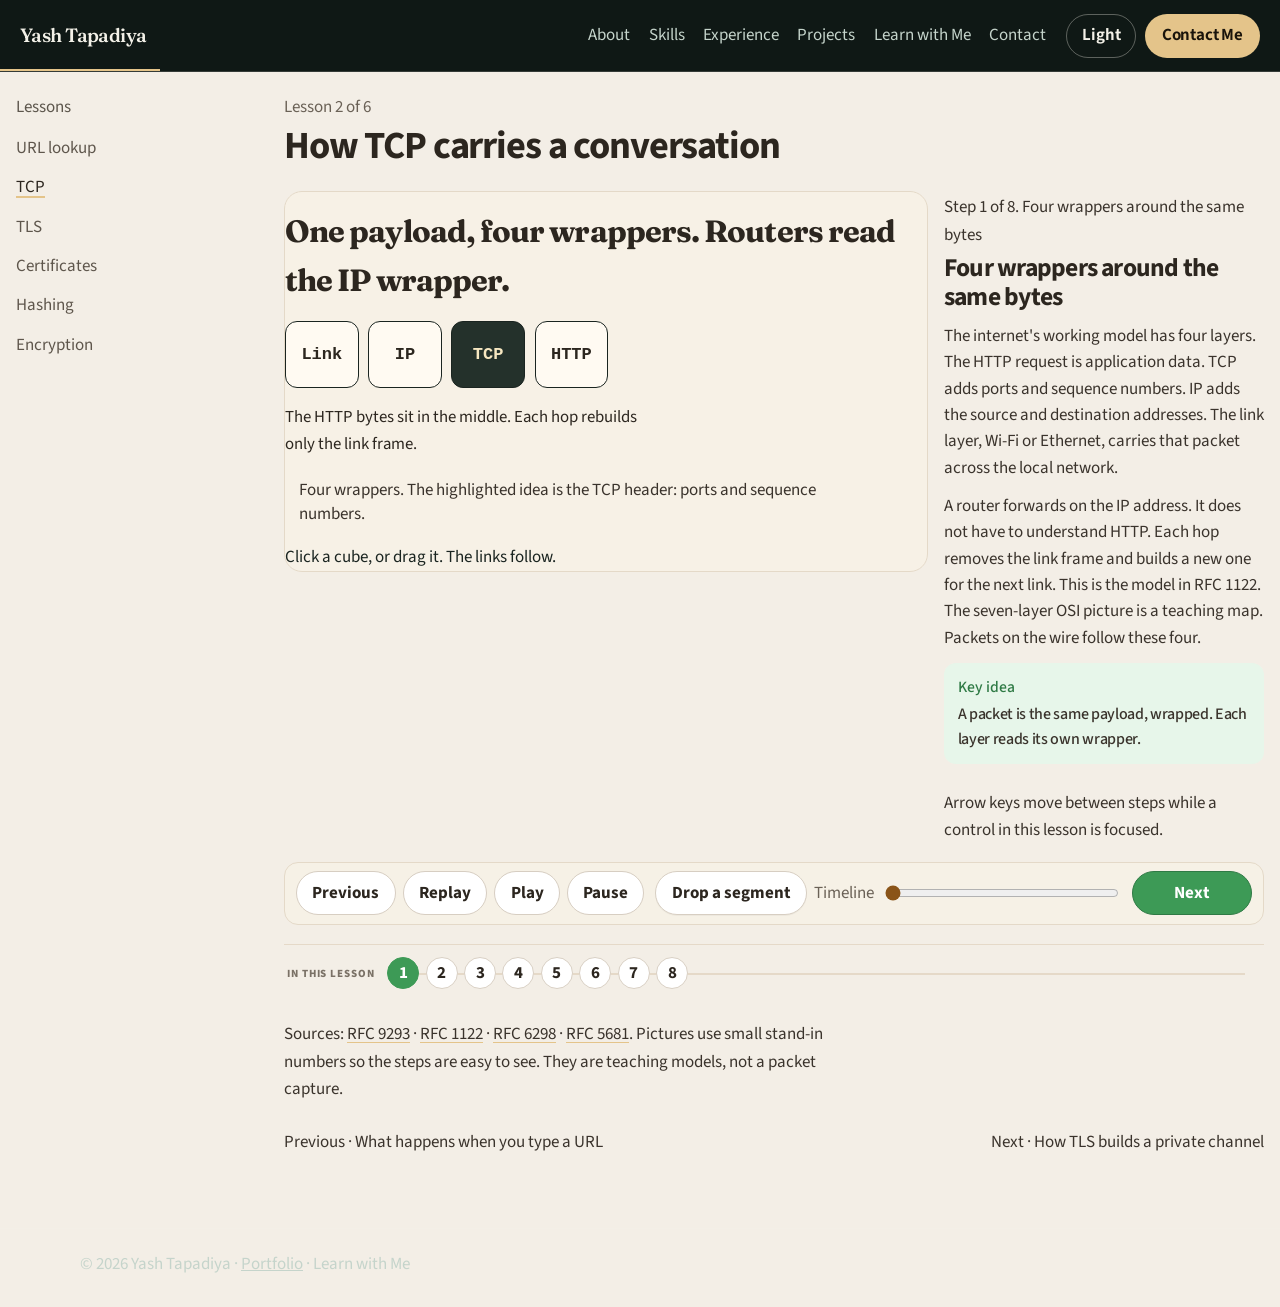
<file: learn/tcp.html>
<!DOCTYPE html>
<html lang="en" data-theme="dark" class="no-js" data-lesson="tcp">
<head>
  <meta charset="UTF-8">
  <meta name="viewport" content="width=device-width, initial-scale=1.0">
  <script>
    document.documentElement.classList.remove("no-js");
    try {
      var savedTheme = localStorage.getItem("yt-theme");
      if (savedTheme === "light" || savedTheme === "dark") {
        document.documentElement.setAttribute("data-theme", savedTheme);
      }
    } catch (err) {}
  </script>
  <title>How TCP carries a conversation — Learn with Me</title>
  <meta name="description" content="See the TCP/IP layers, ports, the three-way handshake, retransmission, and connection teardown, with the sequence numbers shown.">
  <meta name="author" content="Yash Tapadiya">
  <meta name="theme-color" content="#0f1815">
  <link rel="canonical" href="https://yashtap1245-tech.github.io/learn/tcp.html">
  <link rel="icon" href="../favicon.svg" type="image/svg+xml">
  <meta property="og:type" content="website">
  <meta property="og:locale" content="en_US">
  <meta property="og:site_name" content="Yash Tapadiya">
  <meta property="og:title" content="How TCP carries a conversation — Learn with Me">
  <meta property="og:description" content="See the TCP/IP layers, ports, the three-way handshake, retransmission, and connection teardown, with the sequence numbers shown.">
  <meta property="og:url" content="https://yashtap1245-tech.github.io/learn/tcp.html">
  <meta property="og:image" content="https://yashtap1245-tech.github.io/data/portrait.jpg">
  <meta property="og:image:alt" content="Portrait of Yash Tapadiya">
  <meta name="twitter:card" content="summary">
  <meta name="twitter:title" content="How TCP carries a conversation — Learn with Me">
  <meta name="twitter:description" content="See the TCP/IP layers, ports, the three-way handshake, retransmission, and connection teardown, with the sequence numbers shown.">
  <meta name="twitter:image" content="https://yashtap1245-tech.github.io/data/portrait.jpg">
  <link rel="preload" href="../fonts/fraunces.woff2" as="font" type="font/woff2" crossorigin>
  <link rel="preload" href="../fonts/source-sans-3.woff2" as="font" type="font/woff2" crossorigin>
  <link rel="stylesheet" href="../css/site.css">
  <link rel="stylesheet" href="css/learn.css">
  
  <script type="application/ld+json">
  {
  "@context": "https://schema.org",
  "@type": "LearningResource",
  "name": "How TCP carries a conversation",
  "description": "See the TCP/IP layers, ports, the three-way handshake, retransmission, and connection teardown, with the sequence numbers shown.",
  "url": "https://yashtap1245-tech.github.io/learn/tcp.html",
  "isAccessibleForFree": true,
  "inLanguage": "en",
  "learningResourceType": "lesson",
  "teaches": "TCP connections, the three-way handshake, retransmission, and teardown",
  "author": {
    "@type": "Person",
    "name": "Yash Tapadiya",
    "url": "https://yashtap1245-tech.github.io/"
  }
}
  </script>
</head>
<body>
  <a class="skip" href="#content">Skip to content</a>
  <header class="site-header" id="site-header">
    <a class="logo" href="../">Yash Tapadiya</a>
    <nav class="site-nav" id="site-nav" aria-label="Sections">
      <ul class="nav-links">
        <li><a href="../#about">About</a></li>
        <li><a href="../#skills">Skills</a></li>
        <li><a href="../#experience">Experience</a></li>
        <li><a href="../#projects">Projects</a></li>
        <li><a href="index.html" aria-current="page">Learn with Me</a></li>
        <li><a href="../#contact">Contact</a></li>
      </ul>
    </nav>
    <div class="nav-actions">
      <button type="button" class="theme-toggle" id="theme-toggle" aria-pressed="false" aria-label="Switch to light mode">
        <span class="theme-toggle-label">Light</span>
      </button>
      <a class="btn btn-primary nav-hire" href="mailto:yashtap1245@gmail.com">Contact Me</a>
      <button type="button" class="nav-toggle" id="nav-toggle" aria-expanded="false" aria-controls="site-nav">Menu</button>
    </div>
    <div class="scroll-progress" aria-hidden="true"><span id="scroll-progress"></span></div>
  </header>
  <main id="content" tabindex="-1">
    <div class="learn-layout">
      <nav class="course-nav" aria-label="Lessons">
        <p>Lessons</p>
        <ol>
          <li><a href="dns.html">URL lookup</a></li>
          <li><a href="tcp.html" aria-current="page">TCP</a></li>
          <li><a href="tls.html">TLS</a></li>
          <li><a href="certificates.html">Certificates</a></li>
          <li><a href="hashing.html">Hashing</a></li>
          <li><a href="encryption.html">Encryption</a></li>
        </ol>
      </nav>
      <article>
        <header class="lesson-intro">
          <p class="lesson-kicker">Lesson 2 of 6</p>
          <h1>How TCP carries a conversation</h1>
          <p class="lede">DNS found an address. TCP opens a reliable, ordered byte stream to it, notices when a segment goes missing, and closes the conversation with receipts. It does not hide the bytes.</p>
          <ul class="learn-points">
          <li>The four TCP/IP layers, and the four-tuple that names a connection</li>
          <li>SYN, SYN-ACK, and ACK, including what the sequence numbers mean</li>
          <li>Retransmission when an acknowledgment does not arrive, then a clean close</li>
          </ul>
        </header>
        <div class="stage">
          <div class="diagram-panel">
            <div id="diagram"></div>
            <p id="diagram-caption" class="diagram-caption"></p>
          </div>
          <div class="step-column">
            <div id="step-live">
              <p id="step-count" class="step-count" aria-live="polite"></p>
              <div id="steps">
          <section class="step is-current" data-frame="layers">
            <h2>Four wrappers around the same bytes</h2>
            <p>The internet's working model has four layers. The HTTP request is application data. TCP adds ports and sequence numbers. IP adds the source and destination addresses. The link layer, Wi-Fi or Ethernet, carries that packet across the local network.</p>
            <p>A router forwards on the IP address. It does not have to understand HTTP. Each hop removes the link frame and builds a new one for the next link. This is the model in RFC 1122. The seven-layer OSI picture is a teaching map. Packets on the wire follow these four.</p>
            <p class="key-idea"><span class="key-label">Key idea</span> A packet is the same payload, wrapped. Each layer reads its own wrapper.</p>
          </section>
          <section class="step" data-frame="ports">
            <h2>Ports choose the program</h2>
            <p>An IP address identifies a machine. A port identifies a program on that machine. Ports are numbers from 0 to 65535. HTTPS servers listen on 443. Ordinary HTTP uses 80. DNS uses 53.</p>
            <p>The browser also picks a temporary source port, often called an ephemeral port. <code>51422</code> in the picture is an example, and both IP addresses are documentation addresses. A connection is the four-tuple: source IP, source port, destination IP, destination port. That is how two tabs can talk to the same site at once.</p>
            <p class="key-idea"><span class="key-label">Key idea</span> The address finds the machine. The port finds the program. The four-tuple finds the conversation.</p>
          </section>
          <section class="step" data-frame="syn">
            <h2>SYN starts the handshake</h2>
            <p>TCP does not put the page in the first packet. Each side needs the other's initial sequence number. Those numbers let the receiver put bytes back in order and notice a gap.</p>
            <p>The browser sends a segment with the SYN flag. Its initial sequence number is written here as 1000. Real initial sequence numbers are unpredictable. 1000 is a small stand-in so the arithmetic stays visible. A SYN consumes one sequence number, so the next byte the browser sends will be numbered 1001.</p>
            <p class="key-idea"><span class="key-label">Key idea</span> SYN means: I want a connection, and my byte count starts here.</p>
          </section>
          <section class="step" data-frame="synack">
            <h2>SYN-ACK answers</h2>
            <p>The server replies with SYN and ACK both set. SYN carries the server's own initial sequence number, 5000 in this picture. ACK 1001 means the server has the browser's SYN, and the next byte it expects is 1001.</p>
            <p>The server's SYN consumes one sequence number too. Its next send will be 5001. RFC 9293 is the current TCP specification. The plus-one rule is the same one older books taught from RFC 793.</p>
            <p class="key-idea"><span class="key-label">Key idea</span> SYN-ACK is the server's sequence number, plus a receipt for yours.</p>
          </section>
          <section class="step" data-frame="ack">
            <h2>ACK opens the connection</h2>
            <p>The browser sends an acknowledgment of 5001. It is saying it has the server's SYN, and the next byte it expects from the server is 5001. This segment's own sequence number is 1001.</p>
            <p>The handshake is finished. Both starting numbers are confirmed, and the connection is established. The HTTP request still has not been sent. It can ride next, as ordinary data, starting at sequence 1001.</p>
            <p class="key-idea"><span class="key-label">Key idea</span> The third step is a receipt. After it, either side may send data.</p>
          </section>
          <section class="step" data-frame="loss">
            <h2>A lost segment is sent again</h2>
            <p>IP is allowed to drop packets. TCP plans for that. Suppose the browser sends 100 bytes at sequence 1001 and that segment disappears. The browser keeps a copy until those bytes are acknowledged. If the acknowledgment does not arrive in time, it sends the same bytes again. The wait is the retransmission timeout, computed from the round-trip time (RFC 6298).</p>
            <p>If later bytes do arrive, the receiver repeats an acknowledgment of the byte it is still missing. After duplicate acknowledgments, the sender can retransmit without waiting out the full timer. That is fast retransmit (RFC 5681). A bad checksum is dropped too, which looks like a loss, and the sender tries again.</p>
            <p class="key-idea"><span class="key-label">Key idea</span> Reliability is a copy kept until it is acknowledged, and a resend when it is not.</p>
          </section>
          <section class="step" data-frame="close">
            <h2>Four steps to hang up</h2>
            <p>Either side can close. Here the browser is finished, after the 100 data bytes from the previous step. It sends a FIN at sequence 1101. A FIN consumes one sequence number.</p>
            <p>The server acknowledges 1102, then sends its own FIN at sequence 5001, because this picture's server never sent application data. The browser acknowledges 5002. The server's acknowledgment and FIN are sometimes combined into one segment. The side that sent the first FIN waits in TIME-WAIT, so a delayed duplicate from this connection cannot be mistaken for a new one that reused the same four-tuple.</p>
            <p class="key-idea"><span class="key-label">Key idea</span> Closing is its own handshake. Each side gets a receipt for its FIN.</p>
          </section>
          <section class="step" data-frame="recap">
            <h2>Reliable, and still readable</h2>
            <p>TCP gave the browser a byte stream that arrives in order, fills gaps by retransmission, and closes with receipts. Anyone on the path can still read a plain TCP payload.</p>
            <p>UDP, which ordinary DNS queries often use, skips this handshake and does not retransmit for you. That is why a DNS answer can finish in one round trip, and why DNS has to cope with loss itself. Privacy for the HTTP bytes is the next lesson.</p>
            <p class="key-idea"><span class="key-label">Key idea</span> TCP is reliable delivery. It is not encryption.</p>
          </section>
              </div>
            </div>
            <div class="controls">
              <button type="button" id="prev">Previous</button>
              <button type="button" id="replay">Replay</button>
              <button type="button" id="play" aria-pressed="false">Play</button>
              <button type="button" id="next" class="is-primary">Next</button>
            </div>
            <p class="control-hint">Arrow keys move between steps while a control in this lesson is focused.</p>
            <ol class="stepper" id="stepper" aria-label="Steps"></ol>
          </div>
        </div>

        <section class="takeaways" id="takeaways" aria-labelledby="takeaways-title">
          <h2 id="takeaways-title">Takeaways</h2>
          <ul>
          <li>A TCP connection is the four-tuple of two IP addresses and two ports.</li>
          <li>The handshake is SYN, SYN-ACK, ACK. Each SYN consumes a sequence number, so the acknowledgments are those numbers plus one.</li>
          <li>The sender keeps data until it is acknowledged and resends if it is not. Closing uses FIN segments and receipts.</li>
          </ul>
        </section>
        <section class="quiz" id="quiz" aria-labelledby="quiz-title">
          <h2 id="quiz-title" tabindex="-1">Check yourself</h2>
        <fieldset data-answer="open" data-why="Each side learns the other's initial sequence number and confirms it. Encryption is TLS, and the address lookup was DNS.">
          <legend>What is the point of the three-way handshake?</legend>
            <label><input type="radio" name="tcp-q1" value="open"> To agree on initial sequence numbers and open a connection both sides accept</label>
            <label><input type="radio" name="tcp-q1" value="encrypt"> To encrypt the first HTTP request</label>
            <label><input type="radio" name="tcp-q1" value="dns"> To look up the IP address</label>
        </fieldset>
        <fieldset data-answer="resend" data-why="The sender keeps unacknowledged bytes and retransmits. The receiver does not invent the missing bytes.">
          <legend>A segment is lost. What does TCP do?</legend>
            <label><input type="radio" name="tcp-q2" value="skip"> It delivers what arrived and ignores the gap</label>
            <label><input type="radio" name="tcp-q2" value="resend"> The sender retransmits if the acknowledgment does not arrive</label>
            <label><input type="radio" name="tcp-q2" value="dns"> DNS looks the address up again</label>
        </fieldset>
        <fieldset data-answer="tuple" data-why="Source IP, source port, destination IP, and destination port. The URL and the TLS keys are different layers.">
          <legend>Which values identify one TCP connection?</legend>
            <label><input type="radio" name="tcp-q3" value="tuple"> Source IP, source port, destination IP, and destination port</label>
            <label><input type="radio" name="tcp-q3" value="url"> The URL, a cookie, the TLS version, and the cipher</label>
            <label><input type="radio" name="tcp-q3" value="mac"> The MAC address alone</label>
        </fieldset>
          <button type="button" class="btn btn-primary" data-quiz>Check answers</button>
          <p class="quiz-result" role="status"></p>
        </section>
        <p class="sources">Sources: <a href="https://www.rfc-editor.org/rfc/rfc9293" target="_blank" rel="noopener noreferrer">RFC 9293</a> · <a href="https://www.rfc-editor.org/rfc/rfc1122" target="_blank" rel="noopener noreferrer">RFC 1122</a> · <a href="https://www.rfc-editor.org/rfc/rfc6298" target="_blank" rel="noopener noreferrer">RFC 6298</a> · <a href="https://www.rfc-editor.org/rfc/rfc5681" target="_blank" rel="noopener noreferrer">RFC 5681</a>. Pictures use small stand-in numbers so the steps are easy to see. They are teaching models, not a packet capture.</p>
        <nav class="pager" aria-label="More lessons">
          <a href="dns.html">Previous · What happens when you type a URL</a>
          <a href="tls.html">Next · How TLS builds a private channel</a>
        </nav>
      </article>
    </div>
  </main>
  <footer class="site-footer">
    <div class="wrap">
      <p>© 2026 Yash Tapadiya · <a href="../">Portfolio</a> · Learn with Me</p>
    </div>
  </footer>
  <script src="../vendor/gsap.min.js"></script>
  <script src="js/stage.js"></script>
  <script src="js/learn.js"></script>
</body>
</html>
</file>
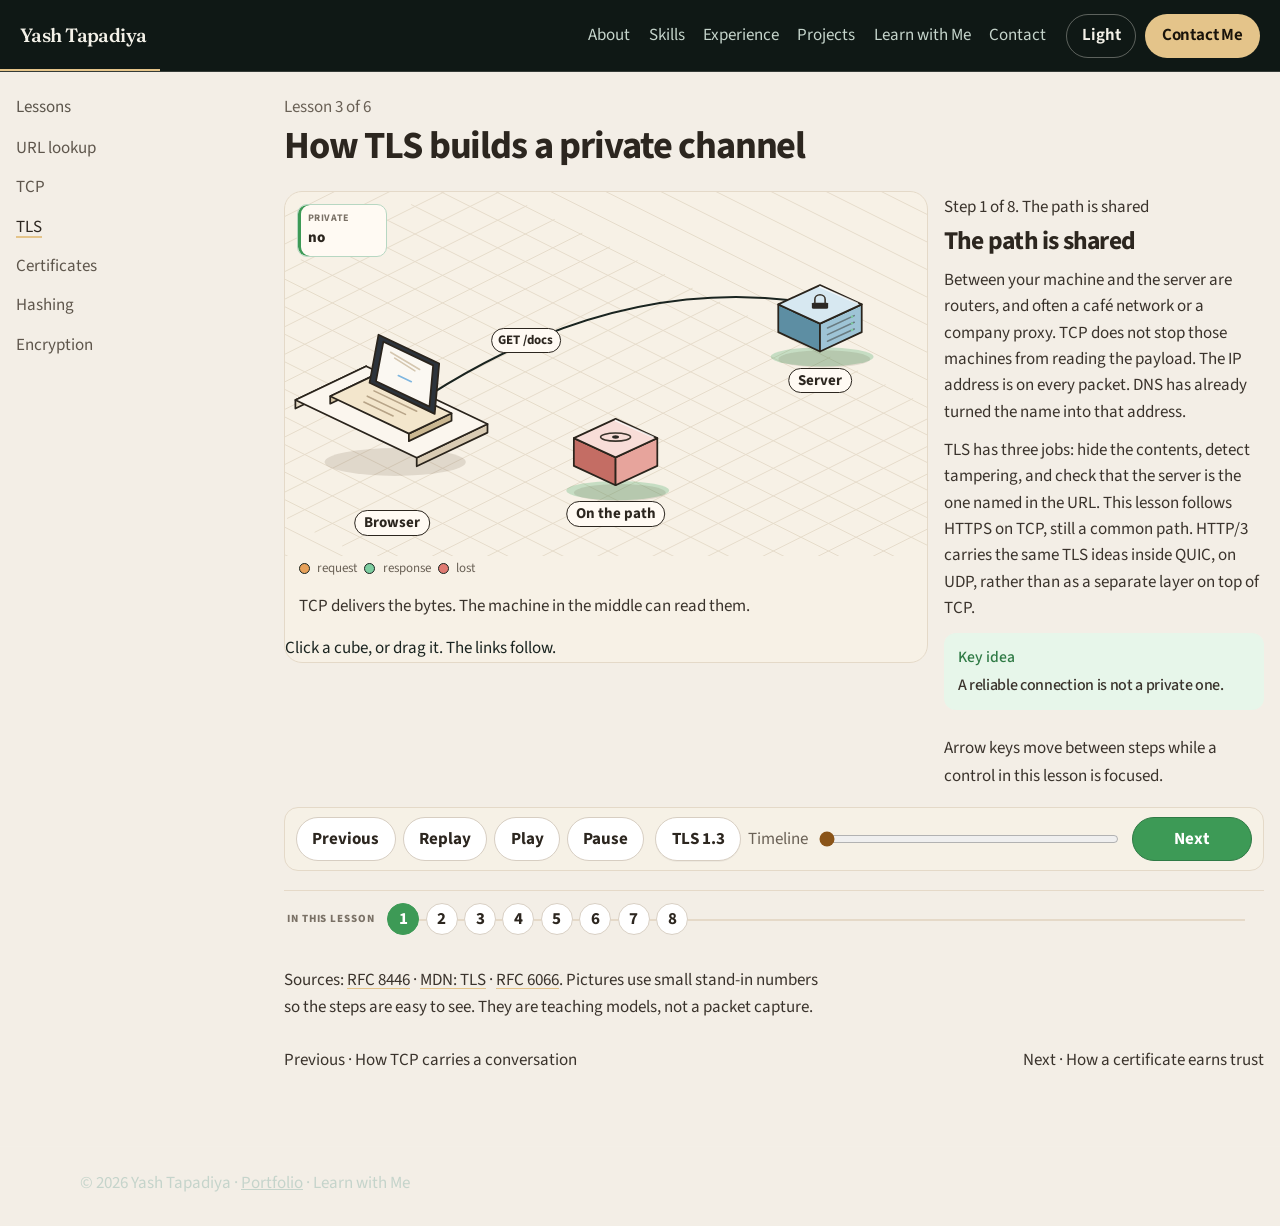
<file: learn/tls.html>
<!DOCTYPE html>
<html lang="en" data-theme="dark" class="no-js" data-lesson="tls">
<head>
  <meta charset="UTF-8">
  <meta name="viewport" content="width=device-width, initial-scale=1.0">
  <script>
    document.documentElement.classList.remove("no-js");
    try {
      var savedTheme = localStorage.getItem("yt-theme");
      if (savedTheme === "light" || savedTheme === "dark") {
        document.documentElement.setAttribute("data-theme", savedTheme);
      }
    } catch (err) {}
  </script>
  <title>How TLS builds a private channel — Learn with Me</title>
  <meta name="description" content="Walk the TLS 1.3 handshake: ClientHello, ServerHello, encrypted certificates, Finished, and how that differs from TLS 1.2.">
  <meta name="author" content="Yash Tapadiya">
  <meta name="theme-color" content="#0f1815">
  <link rel="canonical" href="https://yashtap1245-tech.github.io/learn/tls.html">
  <link rel="icon" href="../favicon.svg" type="image/svg+xml">
  <meta property="og:type" content="website">
  <meta property="og:locale" content="en_US">
  <meta property="og:site_name" content="Yash Tapadiya">
  <meta property="og:title" content="How TLS builds a private channel — Learn with Me">
  <meta property="og:description" content="Walk the TLS 1.3 handshake: ClientHello, ServerHello, encrypted certificates, Finished, and how that differs from TLS 1.2.">
  <meta property="og:url" content="https://yashtap1245-tech.github.io/learn/tls.html">
  <meta property="og:image" content="https://yashtap1245-tech.github.io/data/portrait.jpg">
  <meta property="og:image:alt" content="Portrait of Yash Tapadiya">
  <meta name="twitter:card" content="summary">
  <meta name="twitter:title" content="How TLS builds a private channel — Learn with Me">
  <meta name="twitter:description" content="Walk the TLS 1.3 handshake: ClientHello, ServerHello, encrypted certificates, Finished, and how that differs from TLS 1.2.">
  <meta name="twitter:image" content="https://yashtap1245-tech.github.io/data/portrait.jpg">
  <link rel="preload" href="../fonts/fraunces.woff2" as="font" type="font/woff2" crossorigin>
  <link rel="preload" href="../fonts/source-sans-3.woff2" as="font" type="font/woff2" crossorigin>
  <link rel="stylesheet" href="../css/site.css">
  <link rel="stylesheet" href="css/learn.css">
  
  <script type="application/ld+json">
  {
  "@context": "https://schema.org",
  "@type": "LearningResource",
  "name": "How TLS builds a private channel",
  "description": "Walk the TLS 1.3 handshake: ClientHello, ServerHello, encrypted certificates, Finished, and how that differs from TLS 1.2.",
  "url": "https://yashtap1245-tech.github.io/learn/tls.html",
  "isAccessibleForFree": true,
  "inLanguage": "en",
  "learningResourceType": "lesson",
  "teaches": "The TLS 1.3 handshake and what it hides",
  "author": {
    "@type": "Person",
    "name": "Yash Tapadiya",
    "url": "https://yashtap1245-tech.github.io/"
  }
}
  </script>
</head>
<body>
  <a class="skip" href="#content">Skip to content</a>
  <header class="site-header" id="site-header">
    <a class="logo" href="../">Yash Tapadiya</a>
    <nav class="site-nav" id="site-nav" aria-label="Sections">
      <ul class="nav-links">
        <li><a href="../#about">About</a></li>
        <li><a href="../#skills">Skills</a></li>
        <li><a href="../#experience">Experience</a></li>
        <li><a href="../#projects">Projects</a></li>
        <li><a href="index.html" aria-current="page">Learn with Me</a></li>
        <li><a href="../#contact">Contact</a></li>
      </ul>
    </nav>
    <div class="nav-actions">
      <button type="button" class="theme-toggle" id="theme-toggle" aria-pressed="false" aria-label="Switch to light mode">
        <span class="theme-toggle-label">Light</span>
      </button>
      <a class="btn btn-primary nav-hire" href="mailto:yashtap1245@gmail.com">Contact Me</a>
      <button type="button" class="nav-toggle" id="nav-toggle" aria-expanded="false" aria-controls="site-nav">Menu</button>
    </div>
    <div class="scroll-progress" aria-hidden="true"><span id="scroll-progress"></span></div>
  </header>
  <main id="content" tabindex="-1">
    <div class="learn-layout">
      <nav class="course-nav" aria-label="Lessons">
        <p>Lessons</p>
        <ol>
          <li><a href="dns.html">URL lookup</a></li>
          <li><a href="tcp.html">TCP</a></li>
          <li><a href="tls.html" aria-current="page">TLS</a></li>
          <li><a href="certificates.html">Certificates</a></li>
          <li><a href="hashing.html">Hashing</a></li>
          <li><a href="encryption.html">Encryption</a></li>
        </ol>
      </nav>
      <article>
        <header class="lesson-intro">
          <p class="lesson-kicker">Lesson 3 of 6</p>
          <h1>How TLS builds a private channel</h1>
          <p class="lede">TCP can deliver every byte in order while anyone on the path reads or changes it. TLS 1.3 turns that pipe into an encrypted, integrity-checked channel, and the server proves its name. This is the current version of the protocol, RFC 8446.</p>
          <ul class="learn-points">
          <li>What ClientHello and ServerHello actually exchange</li>
          <li>Why the TLS 1.3 certificate is encrypted, and what Finished checks</li>
          <li>What a network observer can still see, including SNI</li>
          </ul>
        </header>
        <div class="stage">
          <div class="diagram-panel">
            <div id="diagram"></div>
            <p id="diagram-caption" class="diagram-caption"></p>
          </div>
          <div class="step-column">
            <div id="step-live">
              <p id="step-count" class="step-count" aria-live="polite"></p>
              <div id="steps">
          <section class="step is-current" data-frame="shared">
            <h2>The path is shared</h2>
            <p>Between your machine and the server are routers, and often a café network or a company proxy. TCP does not stop those machines from reading the payload. The IP address is on every packet. DNS has already turned the name into that address.</p>
            <p>TLS has three jobs: hide the contents, detect tampering, and check that the server is the one named in the URL. This lesson follows HTTPS on TCP, still a common path. HTTP/3 carries the same TLS ideas inside QUIC, on UDP, rather than as a separate layer on top of TCP.</p>
            <p class="key-idea"><span class="key-label">Key idea</span> A reliable connection is not a private one.</p>
          </section>
          <section class="step" data-frame="clienthello">
            <h2>ClientHello offers the terms</h2>
            <p>The browser sends ClientHello first. It carries a random nonce, the TLS versions it will accept, a list of cipher suites, a Diffie-Hellman key share (often the group X25519), the signature algorithms it can check, and the server name in the SNI extension.</p>
            <p>SNI tells a server that hosts many sites which certificate to present. In the usual handshake that name is readable on the network. Encrypted Client Hello exists, and most connections do not use it yet. TLS hides the page. It does not, by itself, hide which site you asked for.</p>
            <p class="key-idea"><span class="key-label">Key idea</span> ClientHello is an offer: versions, ciphers, a key share, and the site name.</p>
          </section>
          <section class="step" data-frame="serverhello">
            <h2>ServerHello locks in a shared secret</h2>
            <p>The server chooses a version and a cipher and sends its own key share in ServerHello. TLS 1.3 requires implementations to support <code>TLS_AES_128_GCM_SHA256</code>. A typical handshake selects that suite, or another AEAD suite such as AES-256-GCM or ChaCha20-Poly1305.</p>
            <p>Each side combines its private key share with the other side's public key share. Ephemeral Diffie-Hellman gives them the same shared secret, and the private shares are never sent. If those private shares are thrown away, a recording of today's handshake does not reveal the secret later. That is forward secrecy. TLS then stretches the secret with HKDF into separate keys, so handshake messages and application data do not share a key.</p>
            <p class="key-idea"><span class="key-label">Key idea</span> The two key shares create one shared secret. The private halves never cross the network.</p>
          </section>
          <section class="step" data-frame="cert">
            <h2>The certificate arrives encrypted</h2>
            <p>Everything after ServerHello is encrypted with the handshake keys. The server sends EncryptedExtensions, including ALPN, where the two sides can agree on HTTP/2 or another application protocol. Then it sends Certificate, CertificateVerify, and Finished.</p>
            <p>Certificate carries the leaf and, usually, the intermediates. It does not need to carry the root. The browser already has roots in its trust store, and a root that arrives in the handshake is not what makes a root trusted. CertificateVerify is a signature over the handshake transcript, made with the private key that matches the certificate. Possessing a copy of the certificate is not enough. The server has to prove it holds the private key.</p>
            <p class="key-idea"><span class="key-label">Key idea</span> In TLS 1.3 the certificate is encrypted, and a signature proves the server holds the private key.</p>
          </section>
          <section class="step" data-frame="finished">
            <h2>Finished locks the transcript</h2>
            <p>The server's Finished is a MAC over everything in the handshake so far, using a key derived from the shared secret. The browser checks it, then sends its own Finished. If the transcripts match, both sides are confirmed to hold the same keys.</p>
            <p>In the common case this is one round trip: ClientHello out, the server's flight back, and the browser's Finished, which can travel with the first HTTP request. There is also a 0-RTT mode that sends application data with ClientHello. Those early bytes are not forward secret, and they can be replayed. A normal page load does not need that mode.</p>
            <p class="key-idea"><span class="key-label">Key idea</span> Finished means both sides saw the same handshake and hold the same keys.</p>
          </section>
          <section class="step" data-frame="http">
            <h2>The request rides inside</h2>
            <p>The browser now sends the request for <code>/docs</code>, headers included, as TLS application data under the application traffic keys. The response comes back the same way. An observer can see sizes and timing. They cannot read the path, the headers, or the body, and a changed byte fails the authentication tag.</p>
            <p>When the session ends, TLS sends <code>close_notify</code> so a cutoff is not mistaken for a clean end. TCP then runs the shutdown from the previous lesson.</p>
            <p class="key-idea"><span class="key-label">Key idea</span> HTTP is the message. TLS is the sealed envelope it travels in.</p>
          </section>
          <section class="step" data-frame="tls12">
            <h2>What TLS 1.2 did differently</h2>
            <p>Older write-ups describe a different handshake. TLS 1.2 often took two round trips, and the certificate was visible before encryption began. Some suites used RSA key transport: the client encrypted a premaster secret to the server's long-term public key. Those suites have no forward secrecy.</p>
            <p>TLS 1.3 removes static RSA key transport. Key agreement is ephemeral Diffie-Hellman, and the records use an AEAD cipher. If a picture shows the certificate in the clear, check which version it is teaching.</p>
            <p class="key-idea"><span class="key-label">Key idea</span> TLS 1.3 encrypts the certificate and drops key exchange that cannot provide forward secrecy.</p>
          </section>
          <section class="step" data-frame="recap">
            <h2>Keys, then proof, then the page</h2>
            <p>ClientHello offers a key share and names the site. ServerHello answers with a key share. Both sides derive keys. The certificate and a signature arrive encrypted. Finished confirms the transcript. HTTP follows inside.</p>
            <p>The next lesson is the certificate itself: the chain, the name check, the dates, and revocation.</p>
            <p class="key-idea"><span class="key-label">Key idea</span> The handshake agrees on keys and checks the server. The page comes after.</p>
          </section>
              </div>
            </div>
            <div class="controls">
              <button type="button" id="prev">Previous</button>
              <button type="button" id="replay">Replay</button>
              <button type="button" id="play" aria-pressed="false">Play</button>
              <button type="button" id="next" class="is-primary">Next</button>
            </div>
            <p class="control-hint">Arrow keys move between steps while a control in this lesson is focused.</p>
            <ol class="stepper" id="stepper" aria-label="Steps"></ol>
          </div>
        </div>

        <section class="takeaways" id="takeaways" aria-labelledby="takeaways-title">
          <h2 id="takeaways-title">Takeaways</h2>
          <ul>
          <li>TLS 1.3 hides bytes, detects changes, and authenticates the server. TCP did none of those.</li>
          <li>Key shares create a shared secret that is never sent. The certificate and CertificateVerify come after, already encrypted.</li>
          <li>SNI usually still reveals the site name. TLS 1.2 diagrams that show a cleartext certificate are teaching the older handshake.</li>
          </ul>
        </section>
        <section class="quiz" id="quiz" aria-labelledby="quiz-title">
          <h2 id="quiz-title" tabindex="-1">Check yourself</h2>
        <fieldset data-answer="after" data-why="Messages after ServerHello are encrypted with the handshake keys. A cleartext certificate is the TLS 1.2 picture.">
          <legend>In TLS 1.3, when does the server send its certificate?</legend>
            <label><input type="radio" name="tls-q1" value="clear"> In the clear, before any keys exist</label>
            <label><input type="radio" name="tls-q1" value="after"> After the key shares, encrypted under the handshake keys</label>
            <label><input type="radio" name="tls-q1" value="click"> Only after the user clicks the lock icon</label>
        </fieldset>
        <fieldset data-answer="dh" data-why="Each side combines its private key share with the peer's public key share. The secret is not sent, and it is not a hash of the URL.">
          <legend>What produces the shared secret in a typical TLS 1.3 handshake?</legend>
            <label><input type="radio" name="tls-q2" value="password"> The server encrypts a session key with the user's password</label>
            <label><input type="radio" name="tls-q2" value="dh"> Ephemeral Diffie-Hellman from the two key shares</label>
            <label><input type="radio" name="tls-q2" value="hash"> SHA-256 of the URL</label>
        </fieldset>
        <fieldset data-answer="transcript" data-why="Finished is a MAC over the handshake. Both sides must have seen the same messages and derived the same keys.">
          <legend>What does Finished check?</legend>
            <label><input type="radio" name="tls-q3" value="transcript"> That both sides saw the same handshake and hold the same keys</label>
            <label><input type="radio" name="tls-q3" value="ttl"> That the DNS TTL has not expired</label>
            <label><input type="radio" name="tls-q3" value="images"> That the page contains no images</label>
        </fieldset>
          <button type="button" class="btn btn-primary" data-quiz>Check answers</button>
          <p class="quiz-result" role="status"></p>
        </section>
        <p class="sources">Sources: <a href="https://www.rfc-editor.org/rfc/rfc8446" target="_blank" rel="noopener noreferrer">RFC 8446</a> · <a href="https://developer.mozilla.org/en-US/docs/Web/Security/Transport_Layer_Security" target="_blank" rel="noopener noreferrer">MDN: TLS</a> · <a href="https://www.rfc-editor.org/rfc/rfc6066" target="_blank" rel="noopener noreferrer">RFC 6066</a>. Pictures use small stand-in numbers so the steps are easy to see. They are teaching models, not a packet capture.</p>
        <nav class="pager" aria-label="More lessons">
          <a href="tcp.html">Previous · How TCP carries a conversation</a>
          <a href="certificates.html">Next · How a certificate earns trust</a>
        </nav>
      </article>
    </div>
  </main>
  <footer class="site-footer">
    <div class="wrap">
      <p>© 2026 Yash Tapadiya · <a href="../">Portfolio</a> · Learn with Me</p>
    </div>
  </footer>
  <script src="../vendor/gsap.min.js"></script>
  <script src="js/stage.js"></script>
  <script src="js/learn.js"></script>
</body>
</html>
</file>
<file: css/site.css>
@font-face {
  font-family: "Fraunces";
  src: url("../fonts/fraunces.woff2") format("woff2");
  font-weight: 100 900;
  font-style: normal;
  font-display: swap;
}

@font-face {
  font-family: "Fraunces";
  src: url("../fonts/fraunces-italic.woff2") format("woff2");
  font-weight: 100 900;
  font-style: italic;
  font-display: swap;
}

@font-face {
  font-family: "Source Sans 3";
  src: url("../fonts/source-sans-3.woff2") format("woff2");
  font-weight: 200 900;
  font-style: normal;
  font-display: swap;
}

:root {
  --bg: #0f1815;
  --elev: #16241f;
  --surface: #1c2e28;
  --text: #f3f1e8;
  --muted: #c5d4cb;
  --brass: #e4c48a;
  --brass-ink: #1a140b;
  --line: rgba(243, 241, 232, 0.16);
  --line-strong: rgba(243, 241, 232, 0.34);
  --btn: #e4c48a;
  --btn-text: #1a140b;
  --btn-hover: #f3d7a6;
  --ghost-hover: #f3f1e8;
  --nav-h: 4.5rem;
  --gutter: 1.25rem;
  --measure: 66ch;
  --header: color-mix(in srgb, var(--bg) 84%, transparent);
  --shadow: 0 24px 60px rgba(0, 0, 0, 0.28);
  color-scheme: dark;
  scrollbar-color: var(--brass) var(--bg);
  scrollbar-width: thin;
}

html[data-theme="light"] {
  --bg: #e5eee8;
  --elev: #f4f7f5;
  --surface: #fbfcfb;
  --text: #13241c;
  --muted: #3c5248;
  --brass: #8a5418;
  --brass-ink: #1a140b;
  --line: rgba(19, 36, 28, 0.14);
  --line-strong: rgba(19, 36, 28, 0.32);
  --btn: #16382c;
  --btn-text: #f4f7f4;
  --btn-hover: #0e2820;
  --ghost-hover: #16382c;
  --header: color-mix(in srgb, var(--bg) 88%, transparent);
  --shadow: 0 18px 40px rgba(19, 36, 28, 0.08);
  color-scheme: light;
}

*,
*::before,
*::after { box-sizing: border-box; }

html { scroll-padding-top: var(--nav-h); }

@media (prefers-reduced-motion: no-preference) {
  html { scroll-behavior: smooth; }
}

html.lenis,
html.lenis body { scroll-behavior: auto !important; }

body.nav-lock { overflow: hidden; }

body {
  margin: 0;
  background: var(--bg);
  color: var(--text);
  font-family: "Source Sans 3", "Segoe UI", sans-serif;
  font-size: 1.0625rem;
  font-weight: 400;
  line-height: 1.6;
  text-rendering: optimizeLegibility;
  -webkit-font-smoothing: antialiased;
  overflow-x: clip;
}

img { max-width: 100%; height: auto; }

h1, h2, h3, p, ul, ol, blockquote, figure, address { margin: 0; }

address { font-style: normal; }

ul, ol { padding: 0; list-style: none; }

a { color: inherit; }

strong { font-weight: 650; }

::selection {
  background: var(--brass);
  color: var(--brass-ink);
}

:focus { outline: none; }

:focus-visible {
  outline: 2px solid var(--brass);
  outline-offset: 3px;
}

.skip {
  position: absolute;
  left: 1rem;
  top: -4rem;
  z-index: 100;
  background: var(--brass);
  color: var(--brass-ink);
  padding: 0.6rem 0.9rem;
  border-radius: 999px;
  text-decoration: none;
  font-weight: 650;
}

.skip:focus { top: 0.75rem; }

.wrap {
  width: min(1120px, calc(100% - 2 * var(--gutter)));
  margin-inline: auto;
}

.section {
  padding: 5.5rem 0;
  scroll-margin-top: var(--nav-h);
}

.section-elev { background: var(--elev); }

.section h2,
.contact-display,
.hero h1,
.logo,
.reel-name,
.stat-num,
.edu h3,
.project-name,
.job h3,
.pullquote {
  font-family: "Fraunces", Georgia, serif;
  font-weight: 560;
}

.section h2 {
  font-size: clamp(2.5rem, 5vw, 3.75rem);
  letter-spacing: -0.045em;
  line-height: 0.95;
  margin-bottom: 1.4rem;
}

.btn {
  display: inline-flex;
  align-items: center;
  justify-content: center;
  min-height: 44px;
  padding: 0.65rem 1.15rem;
  border-radius: 999px;
  border: 1px solid transparent;
  text-decoration: none;
  font-weight: 650;
  letter-spacing: -0.01em;
  line-height: 1;
  transition: background-color 0.2s ease, border-color 0.2s ease, color 0.2s ease;
}

.btn-primary { background: var(--btn); color: var(--btn-text); }
.btn-primary:hover { background: var(--btn-hover); }

.btn-ghost {
  background: transparent;
  color: var(--text);
  border-color: var(--line-strong);
}

.btn-ghost:hover {
  border-color: var(--brass);
  color: var(--ghost-hover);
}

html[data-theme="dark"] .btn-ghost:hover { color: var(--brass); }

.cursor {
  position: fixed;
  left: 0;
  top: 0;
  z-index: 80;
  width: 14px;
  height: 14px;
  margin: -7px 0 0 -7px;
  border: 1px solid #fff;
  border-radius: 50%;
  mix-blend-mode: difference;
  pointer-events: none;
  opacity: 0;
  transform: translate3d(-100px, -100px, 0);
}

html.has-cursor,
html.has-cursor * { cursor: none !important; }

.cursor.is-hot {
  width: 46px;
  height: 46px;
  margin: -23px 0 0 -23px;
}

.site-header {
  position: fixed;
  inset: 0 0 auto 0;
  z-index: 40;
  display: flex;
  align-items: center;
  gap: 1.25rem;
  height: var(--nav-h);
  padding: 0 var(--gutter);
  background: transparent;
}

.site-header.is-scrolled {
  background: var(--header);
  backdrop-filter: blur(16px);
  border-bottom: 1px solid var(--line);
}

.logo {
  font-size: 1.2rem;
  letter-spacing: -0.03em;
  text-decoration: none;
  margin-right: auto;
  white-space: nowrap;
}

.nav-links {
  display: flex;
  align-items: center;
  gap: 1.15rem;
}

.nav-links a {
  text-decoration: none;
  color: var(--muted);
  padding: 0.4rem 0;
}

.nav-links a:hover { color: var(--text); }

.nav-links a[aria-current="true"] {
  color: var(--text);
  text-decoration: underline;
  text-decoration-color: var(--brass);
  text-decoration-thickness: 2px;
  text-underline-offset: 0.4rem;
}

.nav-actions {
  display: flex;
  align-items: center;
  gap: 0.55rem;
}

.theme-toggle,
.nav-toggle {
  min-height: 44px;
  border: 1px solid var(--line-strong);
  background: transparent;
  color: var(--text);
  border-radius: 999px;
  font: inherit;
  font-weight: 650;
  padding: 0 0.9rem;
  white-space: nowrap;
}

.theme-toggle:hover,
.nav-toggle:hover { border-color: var(--brass); }

.nav-toggle { display: none; }

.nav-hire { padding-inline: 1rem; white-space: nowrap; }

@media (max-width: 520px) {
  .nav-actions { gap: 0.35rem; }
  .nav-hire { display: none; }
  .theme-toggle,
  .nav-toggle { padding-inline: 0.7rem; }
  .logo { font-size: 1.02rem; }
}

.scroll-progress {
  position: absolute;
  left: 0;
  right: 0;
  bottom: 0;
  height: 2px;
  pointer-events: none;
}

.scroll-progress span {
  display: block;
  height: 100%;
  width: 100%;
  background: var(--brass);
  transform: scaleX(0);
  transform-origin: left center;
}

.hero {
  position: relative;
  min-height: 100svh;
  padding: calc(var(--nav-h) + 1.75rem) 0 2.5rem;
  background:
    radial-gradient(55% 48% at 82% 38%, rgba(228, 196, 138, 0.16), transparent 64%),
    radial-gradient(40% 36% at 96% 80%, rgba(36, 78, 66, 0.55), transparent 70%),
    var(--bg);
  scroll-margin-top: 0;
}

html[data-theme="light"] .hero {
  background:
    radial-gradient(50% 46% at 84% 36%, rgba(138, 84, 24, 0.16), transparent 62%),
    radial-gradient(36% 32% at 8% 90%, rgba(22, 56, 44, 0.08), transparent 70%),
    var(--bg);
}

.sounding {
  display: none;
  position: absolute;
  inset: 0;
  width: 100%;
  height: 100%;
  z-index: 0;
  pointer-events: none;
}

html.is-live .sounding { display: block; }

.hero-shade {
  position: absolute;
  inset: 0;
  z-index: 1;
  pointer-events: none;
  background:
    linear-gradient(90deg, color-mix(in srgb, var(--bg) 94%, transparent) 0%, color-mix(in srgb, var(--bg) 78%, transparent) 36%, color-mix(in srgb, var(--bg) 28%, transparent) 58%, transparent 72%),
    linear-gradient(to bottom, color-mix(in srgb, var(--bg) 80%, transparent), transparent 18%);
}

.hero-inner { position: relative; z-index: 2; }

.hero-grid {
  display: grid;
  grid-template-columns: minmax(0, 1fr) minmax(12.5rem, 16.5rem);
  gap: clamp(1.5rem, 4vw, 4rem);
  align-items: center;
}

.hero-tag {
  display: flex;
  align-items: center;
  gap: 0.6rem;
  color: var(--muted);
  margin-bottom: 1rem;
  max-width: 40rem;
}

.status-dot {
  flex: 0 0 auto;
  width: 0.55rem;
  height: 0.55rem;
  border-radius: 50%;
  background: #7dcea0;
  box-shadow: 0 0 0 4px rgba(125, 206, 160, 0.16);
}

html[data-theme="light"] .status-dot {
  background: #1f7a45;
  box-shadow: 0 0 0 4px rgba(31, 122, 69, 0.14);
}

.hero h1 {
  font-size: clamp(4.4rem, 8.6vw, 7.5rem);
  line-height: 0.86;
  letter-spacing: -0.055em;
  font-weight: 560;
}

.line { display: block; }

.line-inner { display: block; padding-bottom: 0.08em; }

.hero-desc {
  max-width: var(--measure);
  margin-top: 1.15rem;
  font-size: 1.08rem;
  line-height: 1.6;
}

.hero-actions {
  display: flex;
  flex-wrap: wrap;
  gap: 0.7rem;
  margin-top: 1.35rem;
}

.hero-mail { margin-top: 0.8rem; }

.hero-mail a,
.contact-sub a {
  text-decoration-color: var(--brass);
  text-underline-offset: 0.18em;
}

.hero-portrait {
  margin: 0;
  justify-self: end;
  width: min(100%, 14.5rem);
}

.hero-portrait img {
  display: block;
  width: 100%;
  height: auto;
  aspect-ratio: 1 / 1;
  object-fit: cover;
  object-position: center center;
  border: 0;
  border-radius: 4px;
  box-shadow: 0 12px 28px rgba(0, 0, 0, 0.28);
}

html[data-theme="light"] .hero-portrait img {
  box-shadow: 0 10px 24px rgba(19, 36, 28, 0.14);
}

.hero-portrait figcaption {
  margin-top: 0.55rem;
  color: var(--muted);
  font-size: 0.95rem;
}

.stats {
  display: grid;
  grid-template-columns: repeat(3, 1fr);
  margin-top: 2.75rem;
  border-top: 1px solid var(--line);
}

.stats li {
  padding: 1.15rem 1rem 0 0;
}

.stats li + li {
  border-left: 1px solid var(--line);
  padding-left: 1rem;
}

.stat-num {
  display: block;
  font-size: clamp(2rem, 3vw, 2.7rem);
  letter-spacing: -0.04em;
  line-height: 1;
}

.stat-label {
  display: block;
  margin-top: 0.35rem;
  color: var(--muted);
  max-width: 12rem;
}

.about-grid {
  display: grid;
  grid-template-columns: minmax(0, 1.15fr) minmax(16rem, 0.85fr);
  gap: clamp(2rem, 6vw, 5rem);
  align-items: start;
}

.about-copy p + p { margin-top: 1rem; }

.about-copy p { max-width: var(--measure); }

.pullquote {
  margin: 1.6rem 0;
  padding-left: 1.1rem;
  border-left: 2px solid var(--brass);
  font-style: italic;
  font-size: clamp(1.35rem, 2vw, 1.7rem);
  font-weight: 480;
  line-height: 1.35;
  letter-spacing: -0.025em;
  max-width: 38rem;
}

.pullquote p { max-width: none; }

.edu + .edu { margin-top: 1.5rem; padding-top: 1.5rem; border-top: 1px solid var(--line); }

.edu h3 {
  font-size: clamp(1.45rem, 2vw, 1.8rem);
  letter-spacing: -0.03em;
  line-height: 1.15;
}

.edu-degree { margin-top: 0.3rem; }

.edu-meta {
  display: flex;
  justify-content: space-between;
  gap: 1rem;
  margin-top: 0.75rem;
  color: var(--muted);
}

.edu-gpa {
  color: var(--text);
  font-family: "Fraunces", Georgia, serif;
  font-size: 1.15rem;
  letter-spacing: -0.03em;
}

.edu-courses {
  margin-top: 0.7rem;
  color: var(--muted);
  font-size: 0.98rem;
  line-height: 1.5;
}

.jumps {
  display: flex;
  flex-wrap: wrap;
  gap: 0.55rem 1.2rem;
  margin: 0 0 1.5rem;
}

.jumps a {
  color: var(--muted);
  text-decoration: none;
  padding: 0.35rem 0;
}

.jumps a:hover { color: var(--brass); }

.skills-reel { height: 210vh; position: relative; }

.skills-reel-sticky {
  min-height: 100vh;
  display: flex;
  flex-direction: column;
  justify-content: center;
  padding: var(--nav-h) 0 2rem;
  background: var(--bg);
}

.reel-name {
  font-size: clamp(3.2rem, 8vw, 6.4rem);
  letter-spacing: -0.05em;
  line-height: 0.9;
  margin-bottom: 1.25rem;
}

.reel-items {
  display: flex;
  flex-wrap: wrap;
  gap: 0.45rem 1.3rem;
  max-width: 48rem;
}

.reel-items li {
  font-size: clamp(1.2rem, 2vw, 1.65rem);
  letter-spacing: -0.02em;
}

.reel-ticks {
  display: flex;
  gap: 0.4rem;
  margin-top: 1.6rem;
}

.reel-ticks span {
  width: 1.6rem;
  height: 3px;
  background: var(--line-strong);
}

.reel-ticks span.is-on { background: var(--brass); }

.reel-skip {
  margin-top: 1.25rem;
  color: var(--muted);
  text-underline-offset: 0.18em;
  text-decoration-color: var(--brass);
  width: fit-content;
}

.skills-index {
  display: grid;
  grid-template-columns: 1fr 1fr;
  gap: 2.4rem 3.5rem;
  padding-top: 1rem;
}

.skills-index:focus { outline: none; }

.skill-group h3 {
  font-family: "Fraunces", Georgia, serif;
  font-weight: 540;
  font-size: 1.7rem;
  letter-spacing: -0.03em;
  margin-bottom: 0.7rem;
}

.skill-group ul {
  display: grid;
  grid-template-columns: 1fr 1fr;
  gap: 0 1.25rem;
}

.skill-group li {
  padding: 0.42rem 0;
  border-bottom: 1px solid var(--line);
}

.skill-group li:hover { color: var(--brass); }

.timeline-wrap { position: relative; }

.timeline-track,
.timeline-fill {
  position: absolute;
  left: 6px;
  top: 0.45rem;
  bottom: 0.45rem;
  width: 1px;
}

.timeline-track { background: var(--line-strong); }

.timeline-fill {
  background: var(--brass);
  transform: scaleY(1);
  transform-origin: top center;
}

@media (prefers-reduced-motion: no-preference) {
  .timeline-fill { transform: scaleY(0); }
}

.job {
  position: relative;
  padding: 0 0 2.6rem 2.4rem;
}

.job:last-child { padding-bottom: 0; }

.dot {
  position: absolute;
  left: 1px;
  top: 0.45rem;
  width: 11px;
  height: 11px;
  border-radius: 50%;
  background: var(--brass);
  z-index: 1;
}

.job h3 {
  font-size: clamp(1.7rem, 2.5vw, 2.15rem);
  letter-spacing: -0.035em;
  line-height: 1.05;
}

.job-role {
  margin-top: 0.35rem;
  font-weight: 650;
}

.job-meta {
  display: flex;
  flex-wrap: wrap;
  gap: 0.4rem 1.1rem;
  margin-top: 0.3rem;
  color: var(--muted);
}

.bullets { margin-top: 0.85rem; }

.bullets li {
  position: relative;
  padding-left: 1rem;
  margin-top: 0.7rem;
  max-width: 68ch;
}

.bullets li::before {
  content: "";
  position: absolute;
  left: 0;
  top: 0.62em;
  width: 6px;
  height: 6px;
  border-radius: 50%;
  background: var(--brass);
}

.project-grid {
  display: grid;
  grid-template-columns: 1fr 1fr;
  gap: 1rem;
  perspective: 1400px;
}

.project {
  position: relative;
  display: flex;
  flex-direction: column;
  padding: 1.35rem 1.35rem 1.2rem;
  background: var(--surface);
  border: 1px solid var(--line);
  transform-style: preserve-3d;
  overflow: hidden;
  --mx: 50%;
  --my: 0%;
}

.project::before {
  content: "";
  position: absolute;
  inset: 0;
  background: radial-gradient(380px circle at var(--mx) var(--my), color-mix(in srgb, var(--brass) 18%, transparent), transparent 42%);
  opacity: 0;
  transition: opacity 0.35s ease;
  pointer-events: none;
}

.project:hover { border-color: var(--brass); }
.project:hover::before { opacity: 1; }

.project-featured { grid-column: 1 / -1; padding: 1.6rem 1.6rem 1.4rem; }

.project-meta { color: var(--muted); font-size: 0.98rem; }

.project-name {
  font-size: clamp(1.55rem, 2.2vw, 2rem);
  letter-spacing: -0.035em;
  line-height: 1.12;
  margin: 0.35rem 0 0.7rem;
}

.project-featured .project-name { font-size: clamp(2rem, 3.4vw, 2.9rem); }

.project-desc { max-width: 72ch; }

.project-tech {
  display: flex;
  flex-wrap: wrap;
  gap: 0.4rem 1rem;
  margin-top: auto;
  padding-top: 1rem;
  color: var(--muted);
  position: relative;
}

.project-featured {
  display: grid;
  grid-template-columns: minmax(0, 1.45fr) minmax(12rem, 0.55fr);
  column-gap: 2rem;
  align-items: end;
}

.project-featured .project-meta,
.project-featured .project-name,
.project-featured .project-desc { grid-column: 1; }

.project-featured .project-tech {
  grid-column: 2;
  grid-row: 1 / span 4;
  align-self: end;
  flex-direction: column;
  align-items: flex-start;
  gap: 0.45rem;
  margin-top: 0;
  padding: 0 0 0 1.25rem;
  border-left: 1px solid var(--line);
}

.contact-display {
  font-size: clamp(3.1rem, 8vw, 6rem);
  line-height: 0.9;
  letter-spacing: -0.05em;
  margin: 0.2rem 0 1.2rem;
}

.contact-sub {
  max-width: 42rem;
  color: var(--text);
}

.contact-list {
  display: grid;
  grid-template-columns: 1fr 1fr;
  gap: 0.75rem;
  margin: 1.6rem 0 1.5rem;
}

.contact-list a {
  display: flex;
  flex-direction: column;
  gap: 0.15rem;
  min-height: 5.2rem;
  padding: 0.95rem 1rem;
  text-decoration: none;
  background: var(--surface);
  border: 1px solid var(--line);
}

.contact-list a:hover { border-color: var(--brass); }

.contact-k { color: var(--muted); font-size: 0.95rem; }

.contact-v {
  font-size: 1.05rem;
  overflow-wrap: anywhere;
}

.site-footer {
  padding: 1.4rem 0 1.8rem;
  color: var(--muted);
  border-top: 1px solid var(--line);
}

@media (prefers-reduced-motion: no-preference) {
  .line { overflow: hidden; }

  .line-inner {
    animation: rise 1.05s cubic-bezier(0.16, 1, 0.3, 1) both;
  }

  .line + .line .line-inner { animation-delay: 0.12s; }
}

@keyframes rise {
  from { transform: translateY(108%); }
  to { transform: translateY(0); }
}

@media (max-width: 980px) {
  .project-featured { grid-template-columns: 1fr; }
  .project-featured .project-tech {
    grid-column: 1;
    grid-row: auto;
    flex-direction: row;
    border-left: 0;
    padding: 1rem 0 0;
    margin-top: 0.6rem;
    border-top: 1px solid var(--line);
  }
}

@media (max-width: 860px) {
  :root { --gutter: 1.1rem; }

  .nav-toggle { display: inline-flex; align-items: center; }

  html:not(.no-js) .site-nav {
    position: fixed;
    inset: var(--nav-h) 0 0 0;
    background: color-mix(in srgb, var(--bg) 96%, transparent);
    backdrop-filter: blur(18px);
    padding: 1.25rem var(--gutter) 2rem;
    visibility: hidden;
    overflow: auto;
    transform: translateY(-8px);
  }

  html:not(.no-js) .site-header.is-open .site-nav {
    visibility: visible;
    transform: none;
  }

  html:not(.no-js) .nav-links {
    flex-direction: column;
    align-items: flex-start;
    gap: 0.2rem;
  }

  html:not(.no-js) .nav-links a {
    font-family: "Fraunces", Georgia, serif;
    font-size: clamp(2rem, 8vw, 2.6rem);
    letter-spacing: -0.04em;
    color: var(--text);
    padding: 0.25rem 0;
  }

  html.no-js .site-header {
    height: auto;
    flex-wrap: wrap;
    padding-top: 0.8rem;
    padding-bottom: 0.8rem;
    background: var(--header);
  }

  html.no-js .nav-toggle { display: none; }
  html.no-js .nav-links { flex-wrap: wrap; gap: 0.7rem 1rem; }
  html.no-js .logo { width: 100%; }

  .hero { min-height: auto; padding-top: calc(var(--nav-h) + 1.15rem); }
  .hero-grid {
    display: flex;
    flex-direction: column;
    align-items: stretch;
  }
  .hero-copy { display: contents; }
  .hero-tag { order: 1; margin-bottom: 0.35rem; }
  .hero h1 { order: 2; font-size: clamp(3.5rem, 16vw, 4.8rem); }
  .hero-actions { order: 3; margin-top: 0.85rem; }
  .hero-mail { order: 4; }
  .hero-portrait {
    order: 5;
    justify-self: start;
    width: 9.25rem;
    max-width: 72%;
    margin-top: 1.15rem;
  }
  .hero-portrait img { width: 100%; }
  .hero-portrait figcaption { max-width: 16rem; }
  .hero-desc { order: 6; margin-top: 0.9rem; }
  .stats { grid-template-columns: repeat(3, minmax(0, 1fr)); gap: 0.85rem 0.35rem; }
  .stats li,
  .stats li + li { border-left: 0; padding-left: 0; padding-right: 0.45rem; }
  .stats li + li { border-left: 1px solid var(--line); padding-left: 0.55rem; }
  .about-grid,
  .skills-index,
  .project-grid,
  .contact-list { grid-template-columns: 1fr; }
  .section { padding: 4.2rem 0; }
  .skills-reel { display: none !important; }
}

.learn-tease { border-top: 1px solid var(--line); }

.learn-tease-grid {
  display: grid;
  grid-template-columns: minmax(0, 0.9fr) minmax(0, 1.1fr);
  gap: clamp(1.5rem, 4vw, 4rem);
  align-items: start;
}

.learn-tease p { max-width: 36rem; }

.learn-tease .btn { margin-top: 1.25rem; }

.learn-tease-list a {
  display: grid;
  grid-template-columns: 1.6rem minmax(0, 1fr);
  gap: 0.75rem;
  align-items: baseline;
  text-decoration: none;
  padding: 0.85rem 0;
  border-top: 1px solid var(--line);
}

.learn-tease-list li:last-child a { border-bottom: 1px solid var(--line); }

.learn-tease-list span {
  font-family: "Fraunces", Georgia, serif;
  font-size: 1.25rem;
  letter-spacing: -0.03em;
}

.learn-tease-list a:hover { color: var(--brass); }

@media (max-width: 1180px) and (min-width: 861px) {
  .nav-links { gap: 0.7rem; }
  .logo { font-size: 1.05rem; }
}

@media (max-width: 860px) {
  .learn-tease-grid { grid-template-columns: 1fr; }
}

@media (forced-colors: active) {
  .cursor { display: none; }
  html.has-cursor,
  html.has-cursor * { cursor: auto !important; }
  .btn-primary { border: 1px solid ButtonText; }
}

@media print {
  .site-header,
  .cursor,
  .sounding,
  .hero-shade,
  .skills-reel,
  .nav-toggle,
  .theme-toggle { display: none !important; }
  body { background: #fff; color: #000; }
  .section-elev,
  .project,
  .contact-list a { background: #fff; }
  a { text-decoration: underline; }
  .hero { min-height: 0; padding-top: 0; }
}
</file>
<file: learn/css/learn.css>
.visually-hidden {
  position: absolute;
  width: 1px;
  height: 1px;
  padding: 0;
  margin: -1px;
  overflow: hidden;
  clip: rect(0, 0, 0, 0);
  white-space: nowrap;
  border: 0;
}

.learn-home {
  padding: calc(var(--nav-h) + 1.75rem) 0 4.5rem;
}

.learn-home h1,
.lesson-intro h1,
.step h2,
.quiz h2,
.lab h2,
.takeaways h2,
.diagram-kicker,
.exchange-head,
.sheet strong,
.split h3,
.lesson-name,
.hv-word {
  font-family: "Fraunces", Georgia, serif;
  font-weight: 560;
  letter-spacing: -0.03em;
}

.learn-home h1 {
  font-size: clamp(3.1rem, 8vw, 5.4rem);
  letter-spacing: -0.045em;
  line-height: 0.92;
}

.lede {
  margin-top: 1rem;
  max-width: 42rem;
  font-size: 1.15rem;
}

.course-note {
  margin-top: 0.8rem;
  max-width: 42rem;
  color: var(--muted);
}

.course-progress {
  margin-top: 1.4rem;
  max-width: 42rem;
}

.lesson-index { margin-top: 1.6rem; }

.lesson-index a {
  display: grid;
  grid-template-columns: 2rem minmax(0, 1fr) auto;
  gap: 0.85rem;
  align-items: baseline;
  text-decoration: none;
  padding: 1rem 0;
  border-top: 1px solid var(--line);
}

.lesson-index li:last-child a { border-bottom: 1px solid var(--line); }

.lesson-num { font-size: 1.25rem; }

.lesson-name {
  display: block;
  font-size: clamp(1.4rem, 2.2vw, 1.8rem);
  line-height: 1.15;
}

.lesson-blurb {
  display: block;
  margin-top: 0.25rem;
  color: var(--muted);
}

.lesson-state { color: var(--muted); }

.lesson-index a:hover .lesson-name { color: var(--brass); }

.learn-layout {
  width: min(1120px, calc(100% - 2 * var(--gutter)));
  margin-inline: auto;
  padding: calc(var(--nav-h) + 1.4rem) 0 4.5rem;
  display: grid;
  grid-template-columns: 14.5rem minmax(0, 1fr);
  gap: 2.25rem;
  align-items: start;
}

.course-nav { position: sticky; top: calc(var(--nav-h) + 1rem); }

.course-nav p { color: var(--muted); margin-bottom: 0.45rem; }

.course-nav a {
  display: block;
  text-decoration: none;
  color: var(--muted);
  padding: 0.38rem 0;
}

.course-nav a:hover { color: var(--text); }

.course-nav a[aria-current="page"] {
  color: var(--text);
  text-decoration: underline;
  text-decoration-color: var(--brass);
  text-decoration-thickness: 2px;
  text-underline-offset: 0.28rem;
}

.lesson-kicker { color: var(--muted); margin-bottom: 0.4rem; }

.lesson-intro h1 {
  font-size: clamp(2.3rem, 4.6vw, 3.5rem);
  letter-spacing: -0.04em;
  line-height: 0.98;
}

.learn-points { margin-top: 1.1rem; }

.learn-points li {
  max-width: 62ch;
  margin-top: 0.4rem;
  padding: 0.15rem 0 0.15rem 0.9rem;
  border-left: 2px solid var(--line-strong);
}

.stage {
  display: grid;
  grid-template-columns: minmax(16rem, 0.92fr) minmax(0, 1.08fr);
  gap: 1.25rem 1.5rem;
  align-items: start;
  margin-top: 1.6rem;
}

.diagram-panel {
  background: var(--surface);
  border: 1px solid var(--line);
  border-top: 3px solid var(--brass);
  padding: 1.1rem 1.1rem 1rem;
  min-height: 18rem;
}

.diagram-kicker {
  font-size: 1.45rem;
  line-height: 1.15;
  margin-bottom: 0.55rem;
}

.diagram-caption {
  margin-top: 0.9rem;
  color: var(--muted);
}

.local-rows div {
  display: grid;
  grid-template-columns: 8.2rem minmax(0, 1fr);
  gap: 0.6rem;
  padding: 0.55rem 0;
  border-top: 1px solid var(--line);
  opacity: 0.42;
}

.local-rows div.is-on { opacity: 1; }

.local-rows dt { color: var(--muted); }

.exchange-head {
  display: flex;
  justify-content: space-between;
  gap: 1rem;
  font-size: 1.35rem;
  line-height: 1.15;
}

.msg { margin-top: 0.85rem; }

.msg-name { font-weight: 650; }

.msg-detail {
  font-weight: 400;
  color: var(--muted);
}

.msg-track {
  position: relative;
  height: 1.15rem;
  margin-top: 0.35rem;
  background: linear-gradient(var(--line-strong), var(--line-strong)) center / 100% 1px no-repeat;
}

.msg-dot {
  position: absolute;
  top: 50%;
  left: 0;
  width: 0.7rem;
  height: 0.7rem;
  margin-top: -0.35rem;
  border-radius: 50%;
  background: var(--brass);
}

.msg[data-dir="back"] .msg-dot { left: calc(100% - 0.7rem); }

.msg.is-settled[data-dir="forward"] .msg-dot { left: calc(100% - 0.7rem); }

.msg.is-settled[data-dir="back"] .msg-dot { left: 0; }

.msg.is-new[data-dir="forward"] .msg-dot { animation: glide-forward 1.05s cubic-bezier(0.16, 1, 0.3, 1) both; }

.msg.is-new[data-dir="back"] .msg-dot { animation: glide-back 1.05s cubic-bezier(0.16, 1, 0.3, 1) both; }

@keyframes glide-forward {
  from { left: 0; }
  to { left: calc(100% - 0.7rem); }
}

@keyframes glide-back {
  from { left: calc(100% - 0.7rem); }
  to { left: 0; }
}

html.freeze .msg.is-new[data-dir="forward"] .msg-dot,
html.freeze .msg.is-new[data-dir="back"] .msg-dot {
  animation: none;
  left: 46%;
}

.msg.is-lost .msg-track {
  background: none;
  border-top: 1px dashed var(--line-strong);
  margin-top: 0.7rem;
}

.msg.is-lost[data-dir] .msg-dot {
  background: transparent;
  border: 2px solid var(--brass);
  left: 46%;
}

.seal {
  margin: 0.95rem 0 0.15rem;
  padding-top: 0.55rem;
  border-top: 1px dashed var(--brass);
}

.shell {
  border: 1px solid var(--line-strong);
  padding: 0.45rem 0.6rem 0.55rem;
  margin-top: 0.4rem;
}

.shell > span {
  display: block;
  color: var(--muted);
}

.shell.is-hot { border-color: var(--brass); }

.shell.is-hot > span { color: var(--text); }

.payload {
  background: color-mix(in srgb, var(--brass) 18%, transparent);
  color: var(--text);
  padding: 0.6rem;
}

.chain-wrap { display: grid; gap: 0.9rem; }

.sheet {
  border: 1px solid var(--line-strong);
  background: var(--elev);
  padding: 0.75rem 0.85rem;
  margin-top: 0.5rem;
}

.sheet strong {
  display: block;
  font-size: 1.3rem;
  line-height: 1.15;
}

.sheet span { color: var(--muted); }

.chain .sheet:not(.is-hot) { opacity: 0.5; }

.sheet.is-hot {
  opacity: 1;
  border-color: var(--brass);
}

.checks li {
  margin-top: 0.4rem;
  padding: 0.2rem 0 0.2rem 0.85rem;
  border-left: 2px solid var(--line-strong);
  color: var(--muted);
}

.checks li.is-on {
  border-left-color: var(--brass);
  color: var(--text);
}

.flow li {
  position: relative;
  padding: 0.4rem 0 0.4rem 1.35rem;
  color: var(--muted);
}

.flow li::before {
  content: "";
  position: absolute;
  left: 0;
  top: 0.65rem;
  width: 0.55rem;
  height: 0.55rem;
  border: 2px solid var(--line-strong);
  border-radius: 50%;
  background: var(--surface);
}

.flow li.is-on { color: var(--text); }

.flow li.is-on::before {
  border-color: var(--brass);
  background: var(--brass);
}

.split { display: grid; gap: 0.7rem; }

.split section {
  border: 1px solid var(--line);
  padding: 0.8rem 0.85rem;
}

.split section.is-on { border-color: var(--brass); }

.split h3 {
  font-size: 1.35rem;
  line-height: 1.15;
  margin-bottom: 0.3rem;
}

.hashvis { display: grid; gap: 0.65rem; }

.hv-word {
  font-size: clamp(1.7rem, 3vw, 2.15rem);
  line-height: 1.05;
}

.hv-label { color: var(--muted); }

.hv-rule {
  height: 1px;
  background: var(--brass);
  border: 0;
  margin: 0.2rem 0;
}

.hv-note { color: var(--muted); }

.step h2 {
  font-size: clamp(1.7rem, 3vw, 2.25rem);
  line-height: 1.12;
  margin-bottom: 0.7rem;
}

.step p,
.key-idea,
.why,
.takeaways li,
.lab p { max-width: 64ch; }

.step p + p { margin-top: 0.75rem; }

.step a,
.sources a,
.lede a,
.lab a,
.takeaways a,
.pager a {
  text-decoration: underline;
  text-decoration-color: var(--brass);
  text-underline-offset: 0.16em;
}

code {
  font-family: ui-monospace, SFMono-Regular, Menlo, Consolas, monospace;
  font-size: 0.92em;
}

.key-idea {
  margin-top: 1rem;
  padding: 0.15rem 0 0.15rem 0.9rem;
  border-left: 2px solid var(--brass);
  font-family: "Fraunces", Georgia, serif;
  font-size: 1.28rem;
  font-weight: 480;
  line-height: 1.35;
  letter-spacing: -0.02em;
}

.key-label {
  display: block;
  margin-bottom: 0.2rem;
  font-family: "Source Sans 3", "Segoe UI", sans-serif;
  font-size: 0.98rem;
  letter-spacing: 0;
  color: var(--muted);
}

.step-count {
  color: var(--muted);
  margin-bottom: 0.35rem;
}

.controls:empty { display: none; }
.controls {
  display: flex;
  flex-wrap: wrap;
  gap: 0.5rem;
  margin-top: 1.15rem;
}

.controls button {
  min-height: 44px;
  padding: 0.55rem 0.95rem;
  border-radius: 999px;
  border: 1px solid var(--line-strong);
  background: transparent;
  color: var(--text);
  font: inherit;
  font-weight: 650;
}

.controls button:hover { border-color: var(--brass); }

.controls button:disabled {
  opacity: 0.45;
  cursor: not-allowed;
}

.controls .is-primary {
  background: var(--btn);
  color: var(--btn-text);
  border-color: transparent;
}

.controls .is-primary:hover { background: var(--btn-hover); }

.control-hint {
  margin-top: 0.45rem;
  color: var(--muted);
}

.stepper {
  display: flex;
  flex-wrap: wrap;
  gap: 0.4rem;
  margin-top: 0.85rem;
}

.stepper button {
  min-width: 44px;
  min-height: 44px;
  border-radius: 999px;
  border: 1px solid var(--line-strong);
  background: transparent;
  color: var(--text);
  font: inherit;
}

.stepper button[aria-current="step"] {
  background: var(--btn);
  color: var(--btn-text);
  border-color: transparent;
}

html:not(.no-js) .step { display: none; }

html:not(.no-js) .step.is-current { display: block; }

html:not(.no-js) .quiz,
html:not(.no-js) .takeaways,
html:not(.no-js) .lab { display: none; }

html:not(.no-js) .quiz.is-open,
html:not(.no-js) .takeaways.is-open,
html:not(.no-js) .lab.is-open { display: block; }

html.no-js .controls,
html.no-js .stepper,
html.no-js .step-count { display: none; }

.lab,
.takeaways,
.quiz { margin-top: 1.6rem; padding-top: 1.15rem; border-top: 1px solid var(--line); }

.lab h2,
.quiz h2,
.takeaways h2 {
  font-size: clamp(1.7rem, 3vw, 2.2rem);
  line-height: 1.1;
  margin-bottom: 0.65rem;
}

.lab label { display: block; margin: 0.85rem 0 0.3rem; }

.lab input,
.lab textarea {
  width: 100%;
  max-width: 40rem;
  min-height: 44px;
  padding: 0.55rem 0.7rem;
  border: 1px solid var(--line-strong);
  border-radius: 8px;
  background: var(--bg);
  color: var(--text);
  font: inherit;
}

.lab textarea { min-height: 6.5rem; resize: vertical; }

.lab-actions {
  display: flex;
  flex-wrap: wrap;
  gap: 0.5rem;
  margin-top: 0.8rem;
}

.hex,
.lab-out {
  display: block;
  margin-top: 0.7rem;
  max-width: 40rem;
  font-family: ui-monospace, SFMono-Regular, Menlo, Consolas, monospace;
  font-size: 0.95rem;
  line-height: 1.55;
  overflow-wrap: anywhere;
}

.hex-diff {
  background: var(--brass);
  color: var(--brass-ink);
  border-radius: 2px;
}

html[data-theme="light"] .hex-diff { color: #f4f7f4; }

.distance { margin-top: 0.7rem; max-width: 62ch; }

.takeaways li {
  margin-top: 0.7rem;
  padding-left: 0.9rem;
  border-left: 2px solid var(--brass);
}

.quiz fieldset {
  border: 0;
  margin: 1.15rem 0 0;
  padding: 0;
}

.quiz legend {
  font-weight: 650;
  padding: 0;
  max-width: 64ch;
}

.quiz label {
  display: flex;
  gap: 0.65rem;
  align-items: flex-start;
  max-width: 40rem;
  margin-top: 0.45rem;
  padding: 0.6rem 0.7rem;
  border: 1px solid var(--line);
  cursor: pointer;
}

.quiz input {
  width: 1.1rem;
  height: 1.1rem;
  margin-top: 0.2rem;
  accent-color: var(--brass);
  flex: none;
}

.quiz fieldset.is-right { border-left: 2px solid var(--brass); padding-left: 0.75rem; }

.quiz fieldset.is-wrong { border-left: 2px solid var(--line-strong); padding-left: 0.75rem; }

.why { margin-top: 0.55rem; }

.quiz-result { margin-top: 0.9rem; font-weight: 650; }

.quiz .btn,
.lab .btn { margin-top: 0.9rem; }

.sources {
  margin-top: 1.8rem;
  color: var(--muted);
  max-width: 68ch;
}

.pager {
  display: flex;
  justify-content: space-between;
  gap: 1rem;
  margin-top: 1.6rem;
}

.pager a { text-decoration: none; }

@media (min-width: 981px) {
  .diagram-panel { position: sticky; top: calc(var(--nav-h) + 1rem); }
}

@media (max-width: 980px) {
  .stage { grid-template-columns: 1fr; }
  .diagram-panel { min-height: 0; }
}

@media (max-width: 860px) {
  .learn-layout {
    grid-template-columns: minmax(0, 1fr);
    gap: 1rem;
    padding-top: calc(var(--nav-h) + 0.85rem);
  }

  .learn-layout > *,
  .lesson-intro,
  .stage,
  .diagram-panel,
  .step-column,
  .course-nav { min-width: 0; max-width: 100%; }

  .course-nav { position: static; }

  .course-nav ol {
    display: flex;
    gap: 0.35rem 1rem;
    width: 100%;
    max-width: 100%;
    overflow-x: auto;
    padding-bottom: 0.35rem;
  }

  .course-nav a { white-space: nowrap; }

  .lede,
  .step p,
  .learn-points li,
  .msg-name,
  .diagram-caption,
  .key-idea { overflow-wrap: break-word; }

  .lesson-index a { grid-template-columns: 1.7rem minmax(0, 1fr); }

  .lesson-state { grid-column: 2; }

  .local-rows div { grid-template-columns: 1fr; gap: 0.1rem; }
}

@media (prefers-reduced-motion: reduce) {
  .msg.is-new .msg-dot { animation: none; }

  .msg[data-dir="forward"] .msg-dot,
  .msg.is-settled[data-dir="forward"] .msg-dot { left: calc(100% - 0.7rem); }

  .msg[data-dir="back"] .msg-dot,
  .msg.is-settled[data-dir="back"] .msg-dot { left: 0; }

  .msg.is-lost[data-dir] .msg-dot { left: 46%; }

  #play { display: none; }
}

@media (forced-colors: active) {
  .diagram-panel,
  .sheet,
  .shell,
  .quiz label,
  .split section { border-color: CanvasText; }

  .msg-dot,
  .flow li.is-on::before { background: CanvasText; }
}

body:has(.learn-layout),
body:has(.learn-home) {
  background: #f3eee6;
}

body:has(.learn-layout) .site-header,
body:has(.learn-home) .site-header {
  background: #0f1815;
  color: #f3f1e8;
  border-bottom: 1px solid rgba(243, 241, 232, 0.16);
}

.learn-layout,
.learn-home {
  --text: #2c261f;
  --muted: #5c564c;
  --bg: #f3eee6;
  --surface: #f7f1e6;
  --elev: #f7f1e6;
  --line: rgba(44, 38, 31, 0.14);
  --line-strong: rgba(44, 38, 31, 0.28);
  background: #f3eee6;
  color: #2c261f;
  width: min(1440px, calc(100% - 2rem));
}

.learn-home h1,
.lesson-intro h1,
.step h2,
.bit-count,
.block-kicker {
  font-family: "Source Sans 3", "Segoe UI", sans-serif;
  font-weight: 700;
  letter-spacing: -0.03em;
  color: #2c261f;
}

.course-nav a { color: #5e564c; }
.course-nav a[aria-current="page"] { color: #2c261f; }
.lesson-kicker, .course-note, .course-progress, .lesson-blurb, .lesson-state { color: #6a6156; }

.lesson-intro .lede,
.learn-points { display: none; }

.lesson-intro h1 {
  font-size: clamp(1.8rem, 3vw, 2.5rem);
}

.stage {
  display: grid;
  grid-template-columns: minmax(0, 1fr) minmax(16rem, 20rem);
  grid-template-areas:
    "diagram copy"
    "controls controls"
    "rail rail";
  gap: 0.35rem 1rem;
  align-items: start;
}

.diagram-panel {
  grid-area: diagram;
  top: auto;
  min-height: 0;
  background: #f7f1e6;
  color: #2c261f;
  border: 1px solid #e4d9c8;
  border-radius: 18px;
  padding: 0;
  display: flex;
  flex-direction: column;
  position: relative;
  overflow: hidden;
}

.iso-wrap,
.bit-stage,
.block-stage { flex: 1; min-height: 0; display: flex; flex-direction: column; position: relative; }

.iso-frame { position: relative; width: 100%; }
.iso-svg {
  width: 100%;
  height: auto;
  aspect-ratio: 1200 / 680;
  display: block;
  shape-rendering: geometricPrecision;
  text-rendering: geometricPrecision;
}
.iso-labels { position: absolute; inset: 0; pointer-events: none; }
.iso-name, .iso-sub, .link-float, .pkt-float {
  position: absolute;
  transform: translate(-50%, 0);
  margin: 0;
  white-space: nowrap;
  font-family: "Source Sans 3", "Segoe UI", sans-serif;
  color: #2c261f;
}
.iso-name {
  font-size: 15px;
  font-weight: 700;
  background: #fffaf3;
  border: 1.5px solid #2c261f;
  border-radius: 999px;
  padding: 0.12rem 0.55rem;
  line-height: 1.3;
}
.iso-sub { font-size: 13px; color: #6a6156; margin-top: 1.15rem; }
.link-float, .pkt-float {
  font-size: 13px;
  font-weight: 700;
  background: #fffaf3;
  border: 1px solid #2c261f;
  border-radius: 999px;
  padding: 0.05rem 0.4rem;
}
.pkt-float-res { background: #e5f6e4; }
.pkt-float-bad, .pkt.is-dropped + .pkt-float { background: #fde8e4; }

.grid-line { fill: none; stroke: #e2d8c8; stroke-width: 1; }

.iso-link { fill: none; stroke: #1a2420; stroke-width: 2.1; stroke-linecap: round; }
.iso-link-dashed { stroke: #8d8376; stroke-dasharray: 5 4; }
.iso-link-off { stroke: #c8bfb2; stroke-dasharray: 3 6; stroke-width: 1.6; }
.iso-link-bad { stroke: #b42318; stroke-dasharray: 6 4; stroke-width: 2.3; }

.cube { cursor: grab; }
.cube:focus-visible { outline: none; }
.cube:focus-visible .cube-label { text-decoration: underline; }
.cube.is-dim { opacity: 1; filter: saturate(0.25) brightness(1.04); }
.cube-glow { fill: #b7d7c4; opacity: 0.9; }
.cube-mark { font-family: "Fraunces", Georgia, serif; font-size: 16px; fill: #1a2420; }
.cube-label { font-family: "Source Sans 3", sans-serif; font-size: 18px; font-weight: 700; fill: #1a2420; }
.cube-sub { font-family: "Source Sans 3", sans-serif; font-size: 14px; fill: #5c564c; }
.link-label { font-family: "Source Sans 3", sans-serif; font-size: 16px; font-weight: 700; fill: #1a2420; }
.pkt-label { font-size: 15px; }

.pkt circle { fill: #f3b07a; stroke: #3a342c; stroke-width: 1.5; }
.pkt-res circle { fill: #9ed18f; }
.pkt-bad circle, .pkt.is-dropped circle { fill: #e7a09a; }
.pkt-lock circle { fill: #2c333b; stroke: #e7c56a; }
.pkt-label { font-family: "Source Sans 3", sans-serif; font-size: 12px; font-weight: 700; fill: #1a2420; }

.vchips, .stage-hud, .stage-tools { display: flex; flex-wrap: wrap; gap: 0.4rem; align-items: center; }
.vchips { position: absolute; top: 12px; left: 12px; z-index: 3; max-width: calc(100% - 11rem); }
.vchip, .stage-hud button, .stage-tools button {
  border: 1px solid #ddd4c6;
  background: #fffaf3;
  color: #2c261f;
  border-radius: 10px;
  min-height: 36px;
  padding: 0.25rem 0.55rem;
  font: inherit;
  font-size: 0.92rem;
  box-shadow: 0 1px 0 rgba(42, 36, 28, 0.04);
}
.vchip { display: flex; flex-direction: column; min-width: 5.6rem; padding: 0.32rem 0.6rem 0.38rem; position: relative; }
.vchip span { color: #7a7166; font-size: 10px; letter-spacing: 0.06em; text-transform: uppercase; font-weight: 700; }
.vchip b { font-size: 15px; font-weight: 800; }
.vchip.is-hot { box-shadow: inset 3px 0 0 #3d9a56; border-color: #b7d7c2; }
.vchip b { font-variant-numeric: tabular-nums; }
.stage-hud {
  position: static;
  order: 3;
  margin: 0.15rem 0.8rem 0.55rem;
  max-width: none;
  z-index: 3;
}
#diagram { order: 2; flex: 1; display: flex; flex-direction: column; min-height: 0; }
.scrub { order: 4; }
#diagram-caption {
  order: 5;
  margin: 0.35rem 0.9rem 0.8rem;
  max-width: 68ch;
  line-height: 1.45;
  color: #3a332c;
}
.node-detail { order: 6; }
.stage-hud input, .stage-hud button { min-height: 40px; }
.stage-hud input {
  border: 1px solid #1a2420;
  background: #fffaf2;
  color: #1a2420;
  border-radius: 10px;
  padding: 0.35rem 0.55rem;
  font: inherit;
  width: min(14rem, 46vw);
}
.stage-hud button[aria-pressed="true"], .stage-tools button[aria-pressed="true"] {
  background: #1a2420;
  color: #f6f1e6;
}
.stage-tools { display: none !important; }
.stage-tools button { border-radius: 999px; background: #fff; }
.scrub { display: flex; align-items: center; gap: 0.55rem; margin: 0.35rem 0.8rem 0.2rem; color: #6a6156; }
.scrub input { flex: 1; min-height: 36px; accent-color: #8a5418; }
.vlegend { position: static; display: flex; gap: 0.45rem; align-items: center; color: #6a6156; font-size: 13px; margin: 0.15rem 0.85rem 0.55rem; }
.swatch { width: 0.7rem; height: 0.7rem; border-radius: 50%; border: 1.5px solid #1a2420; display: inline-block; }
.swatch-req { background: #e7a15a; }
.swatch-res { background: #7dcea0; }
.swatch-bad { background: #e07a72; }
.node-detail { min-height: 1.4rem; margin-top: 0.25rem; color: #1a2420; }

.step-count,
.step p,
.control-hint,
.sources,
.pager,
.pager a,
.quiz,
.takeaways,
.lab {
  color: #3a332c;
}

.step-column {
  grid-area: copy;
  background: transparent;
  border: 0;
  border-radius: 0;
  padding: 0.2rem 0 0;
  color: #2c261f;
}
.control-bar {
  grid-area: controls;
  display: flex;
  flex-wrap: wrap;
  align-items: center;
  gap: 0.55rem 0.7rem;
  margin-top: 0.75rem;
  padding: 0.55rem 0.7rem;
  background: #f6f1e6;
  border: 1px solid #e4d9c8;
  border-radius: 14px;
}
.control-group { display: flex; flex-wrap: wrap; align-items: center; gap: 0.45rem; }
.control-grow { flex: 1 1 16rem; }
.control-end { margin-left: auto; }
.control-bar button,
.control-bar .stage-hud button {
  min-height: 44px;
  padding: 0 0.95rem;
  border-radius: 999px;
  border: 1px solid #d7cec2;
  background: #fff;
  color: #2c261f;
  font: inherit;
  font-weight: 700;
}
.control-bar #next {
  background: #3d9a56;
  border-color: #2f7a45;
  color: #fff;
  min-width: 7.5rem;
}
.control-bar .scrub { flex: 1; min-width: 9rem; margin: 0; }
.control-bar .stage-hud { margin: 0; }
.control-hint { max-width: 62ch; }

.lesson-rail {
  grid-area: rail;
  display: flex;
  align-items: center;
  gap: 0.8rem;
  margin-top: 0.85rem;
  padding: 0.75rem 0.2rem 0.2rem;
  border-top: 1px solid #e5d9c8;
  background: #f3eee6;
  position: relative;
  z-index: 2;
}
.rail-label {
  color: #7a7166;
  font-size: 11px;
  font-weight: 800;
  letter-spacing: 0.08em;
  text-transform: uppercase;
  margin: 0;
  white-space: nowrap;
}
.lesson-rail .stepper { margin-top: 0; position: relative; flex: 1; }
.lesson-rail .stepper::before {
  content: "";
  position: absolute;
  left: 16px;
  right: 16px;
  top: 16px;
  height: 2px;
  background: #e5d9c8;
}
.lesson-rail .stepper button {
  position: relative;
  z-index: 1;
  width: 32px;
  min-width: 32px;
  height: 32px;
  min-height: 32px;
  border: 1.5px solid #d9d0c4;
  background: #fff;
  color: #2c261f;
  font-weight: 700;
}
.lesson-rail .stepper button.is-done {
  border-color: #3d9a56;
  color: #2f7a45;
}
.lesson-rail .stepper button[aria-current="step"] {
  background: #3d9a56;
  border-color: #3d9a56;
  color: #fff;
}
.key-idea {
  background: #e7f6ea;
  border-left: 0;
  border-radius: 12px;
  padding: 0.75rem 0.85rem;
  color: #245c34;
  font-family: "Source Sans 3", sans-serif;
  font-size: 1rem;
  font-weight: 500;
}
.key-label { color: #2f7a45; }
.step p {
  max-width: 62ch;
  line-height: 1.55;
}
.step h2 { font-size: clamp(1.45rem, 2vw, 1.9rem); max-width: 22ch; }

.bit-stage { gap: 0.7rem; }
.bit-count { font-family: "Fraunces", Georgia, serif; font-size: clamp(1.4rem, 2.5vw, 2rem); letter-spacing: -0.03em; }
.bit-word { font-weight: 700; margin-bottom: 0.25rem; }
.bit-grid { display: grid; grid-template-columns: repeat(16, 1fr); gap: 3px; max-width: 520px; }
.bit { aspect-ratio: 1; background: #e7dfd2; border-radius: 2px; }
.bit.is-on { background: #c48a3a; }
.bit.is-diff { outline: 1px solid #1a2420; }
.bit-note { color: #5c564c; max-width: 62ch; }
.block-stage { justify-content: center; gap: 1rem; min-height: 280px; }
.block-kicker { font-family: "Fraunces", Georgia, serif; font-size: clamp(1.4rem, 2.4vw, 2rem); letter-spacing: -0.03em; max-width: 28ch; }
.block-row { display: flex; flex-wrap: wrap; gap: 0.6rem; }
.plain-block {
  min-width: 4.6rem;
  min-height: 4.2rem;
  padding: 0.7rem;
  border: 1.5px solid #1a2420;
  border-radius: 12px;
  background: #fffaf2;
  font-family: ui-monospace, SFMono-Regular, Menlo, Consolas, monospace;
  font-weight: 700;
  display: flex;
  align-items: center;
  justify-content: center;
}
.plain-block.is-locked { background: #24312b; color: #f6e7c1; }
.plain-block.is-bad { background: #f8ddd8; color: #7a1f18; }
.block-banner { max-width: 46ch; font-size: 1.05rem; }
.block-banner.is-bad { color: #7a1f18; font-weight: 700; }

.landing-stage {
  margin-top: 1.2rem;
  background: #f6f1e6;
  border-radius: 16px;
  min-height: 420px;
  padding: 0.6rem;
  border: 1px solid #d9d0c1;
}
.landing-stage .iso-svg { height: auto; max-height: none; }

@media (max-width: 980px) {
  .stage { grid-template-columns: 1fr; min-height: 0; }
  .diagram-panel, .iso-svg { min-height: 0; }
  .iso-svg { height: auto; max-height: none; }
  .stage-tools { position: static; margin: 0.35rem 0; }
  .bit-grid { grid-template-columns: repeat(16, 1fr); }
  .stage { grid-template-columns: 1fr; grid-template-areas: "diagram" "controls" "copy" "rail"; }
  .control-end { margin-left: 0; width: 100%; }
  .control-bar #next { width: 100%; }
  .iso-name { font-size: 13px; }
  .vchips { position: static; max-width: none; margin: 0.55rem 0.55rem 0; }
}

@media print {
  .controls,
  .stepper,
  .course-nav,
  .lab-actions,
  .site-header { display: none !important; }

  .step,
  .quiz,
  .takeaways,
  .lab { display: block !important; }

  .learn-layout { display: block; width: auto; padding-top: 0; }
}
</file>
